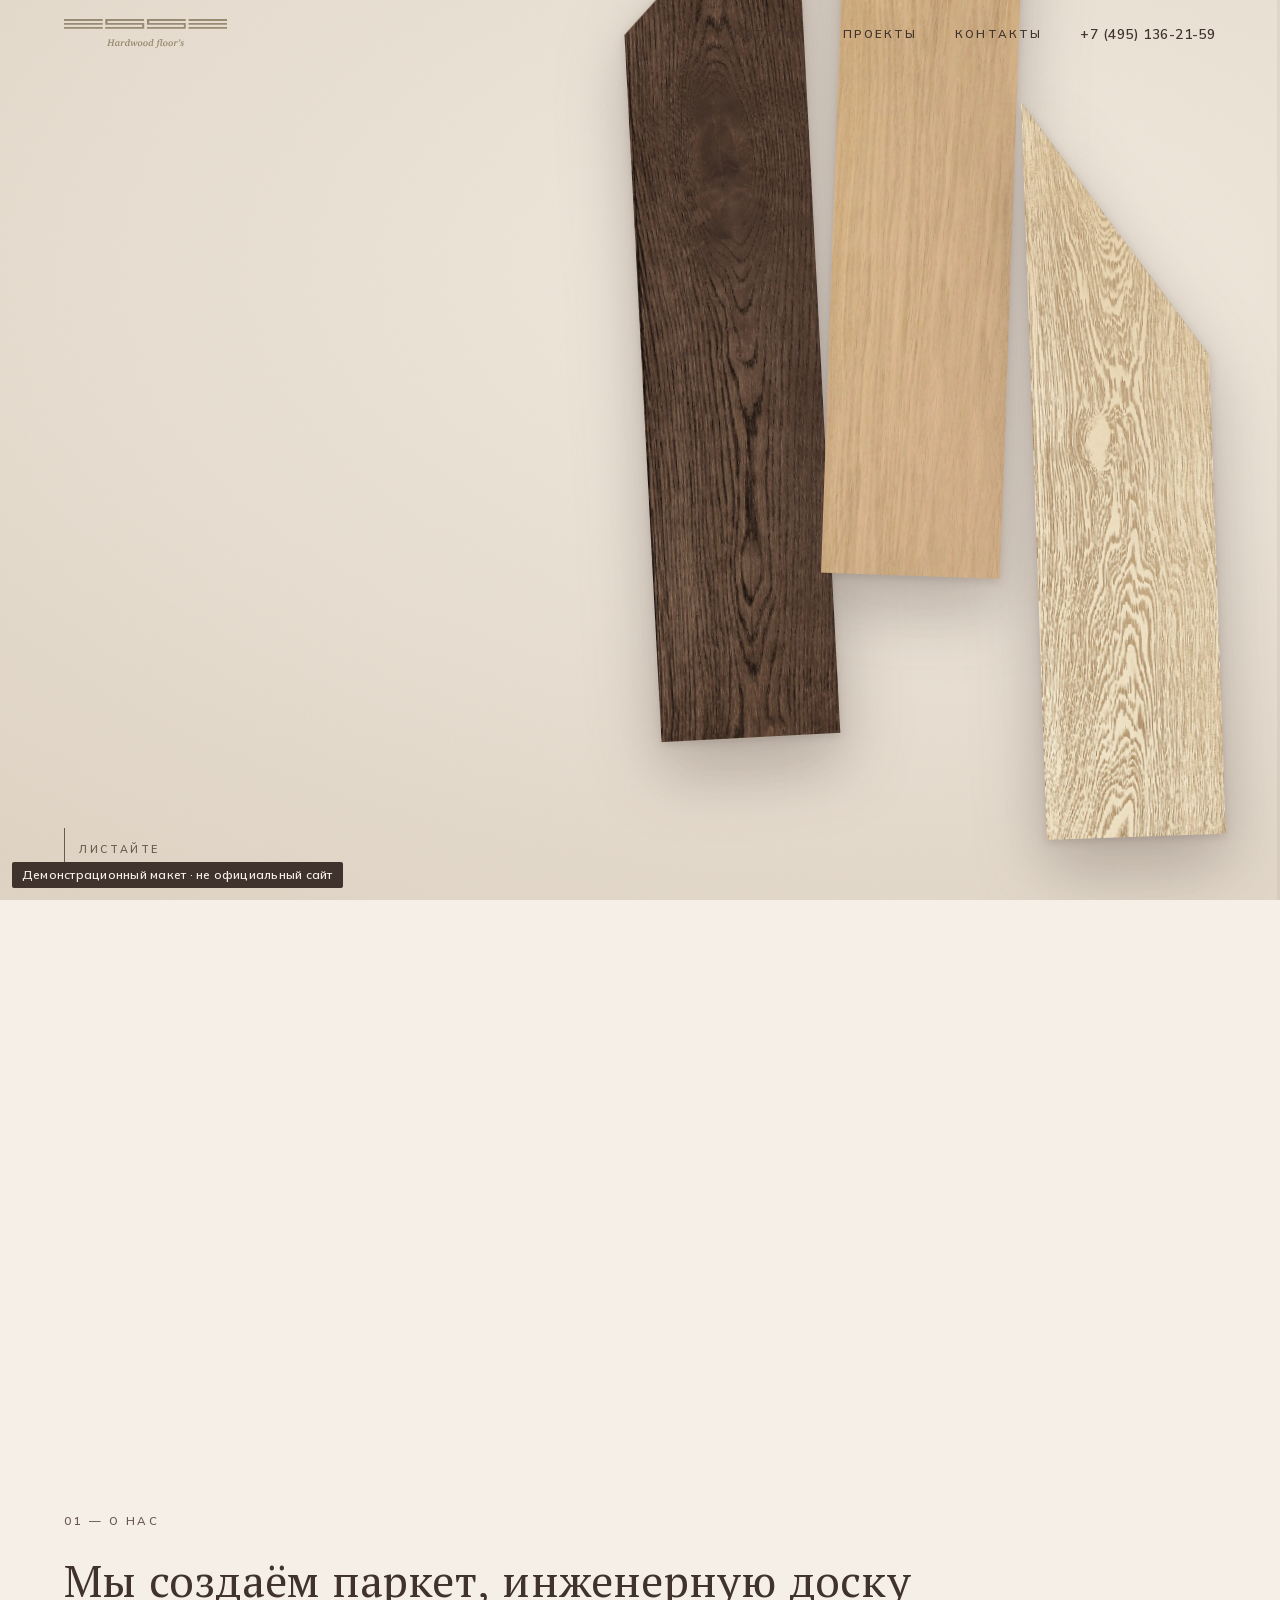
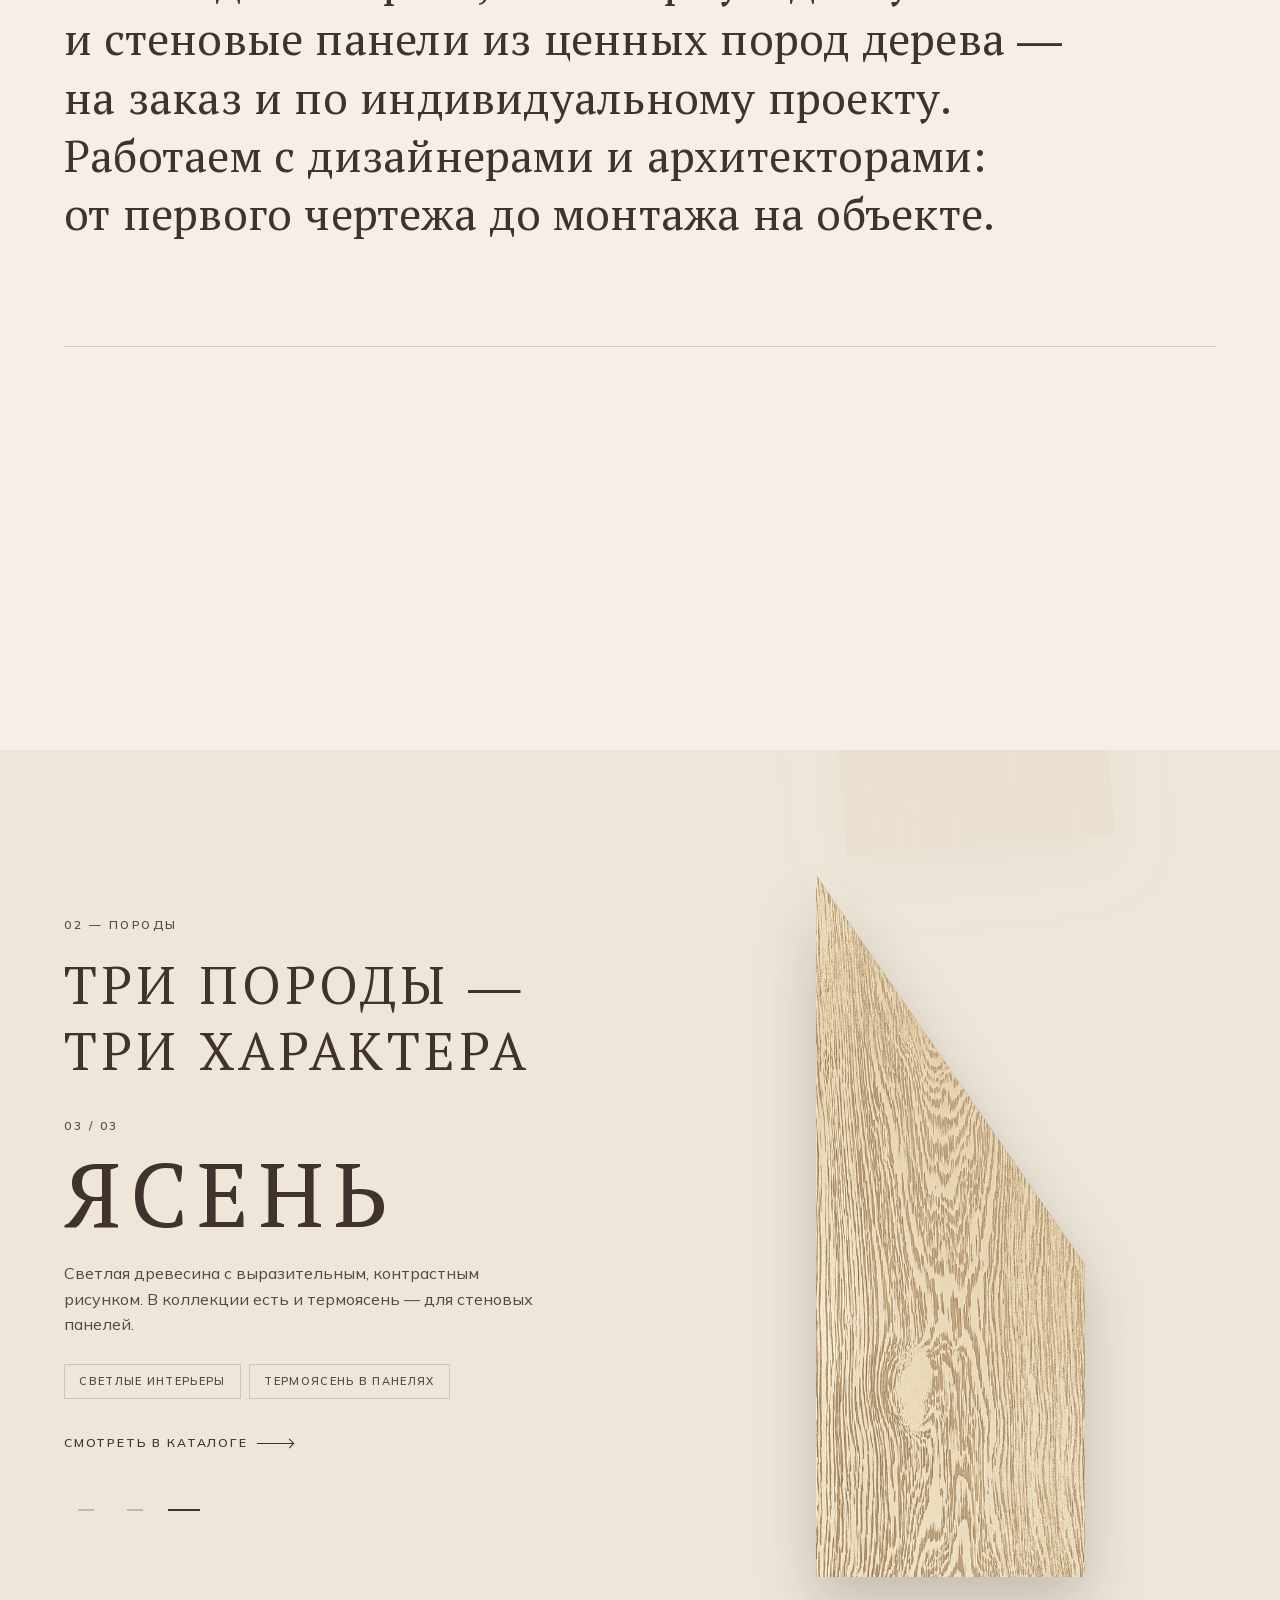
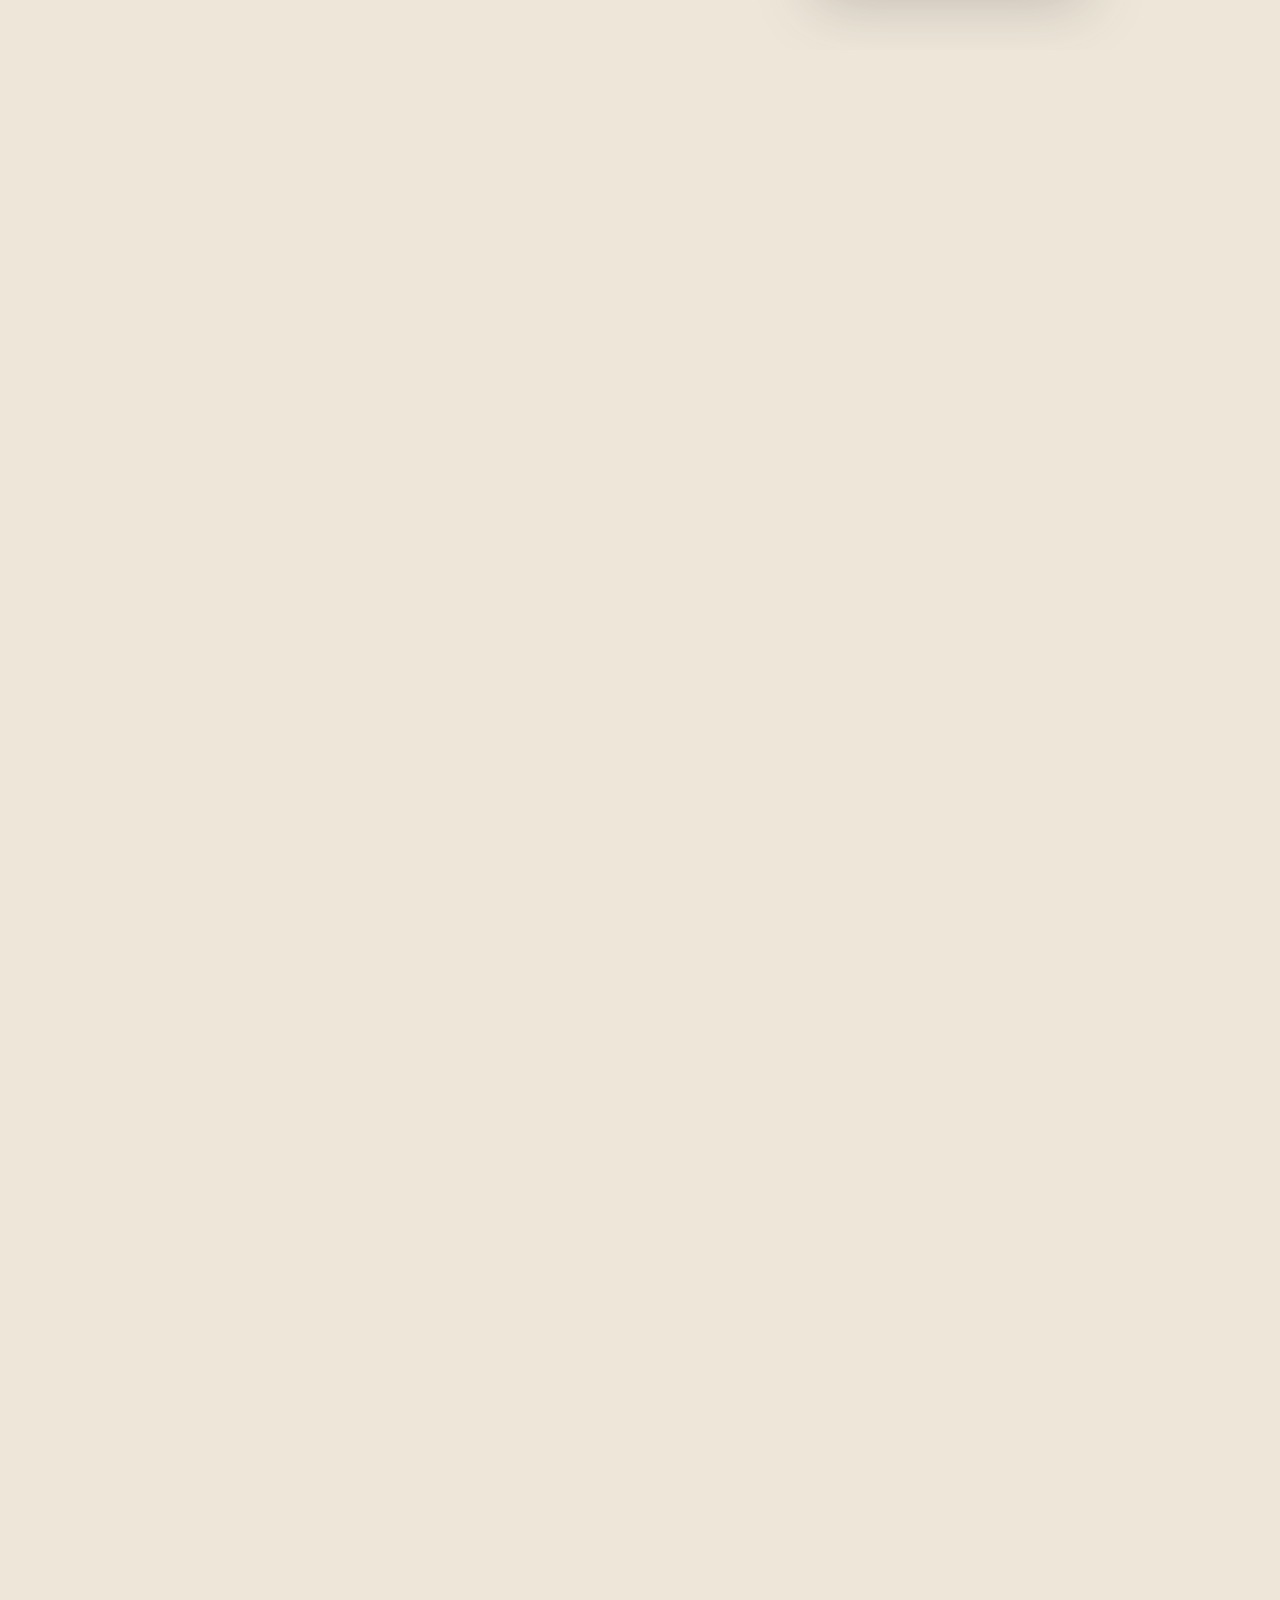
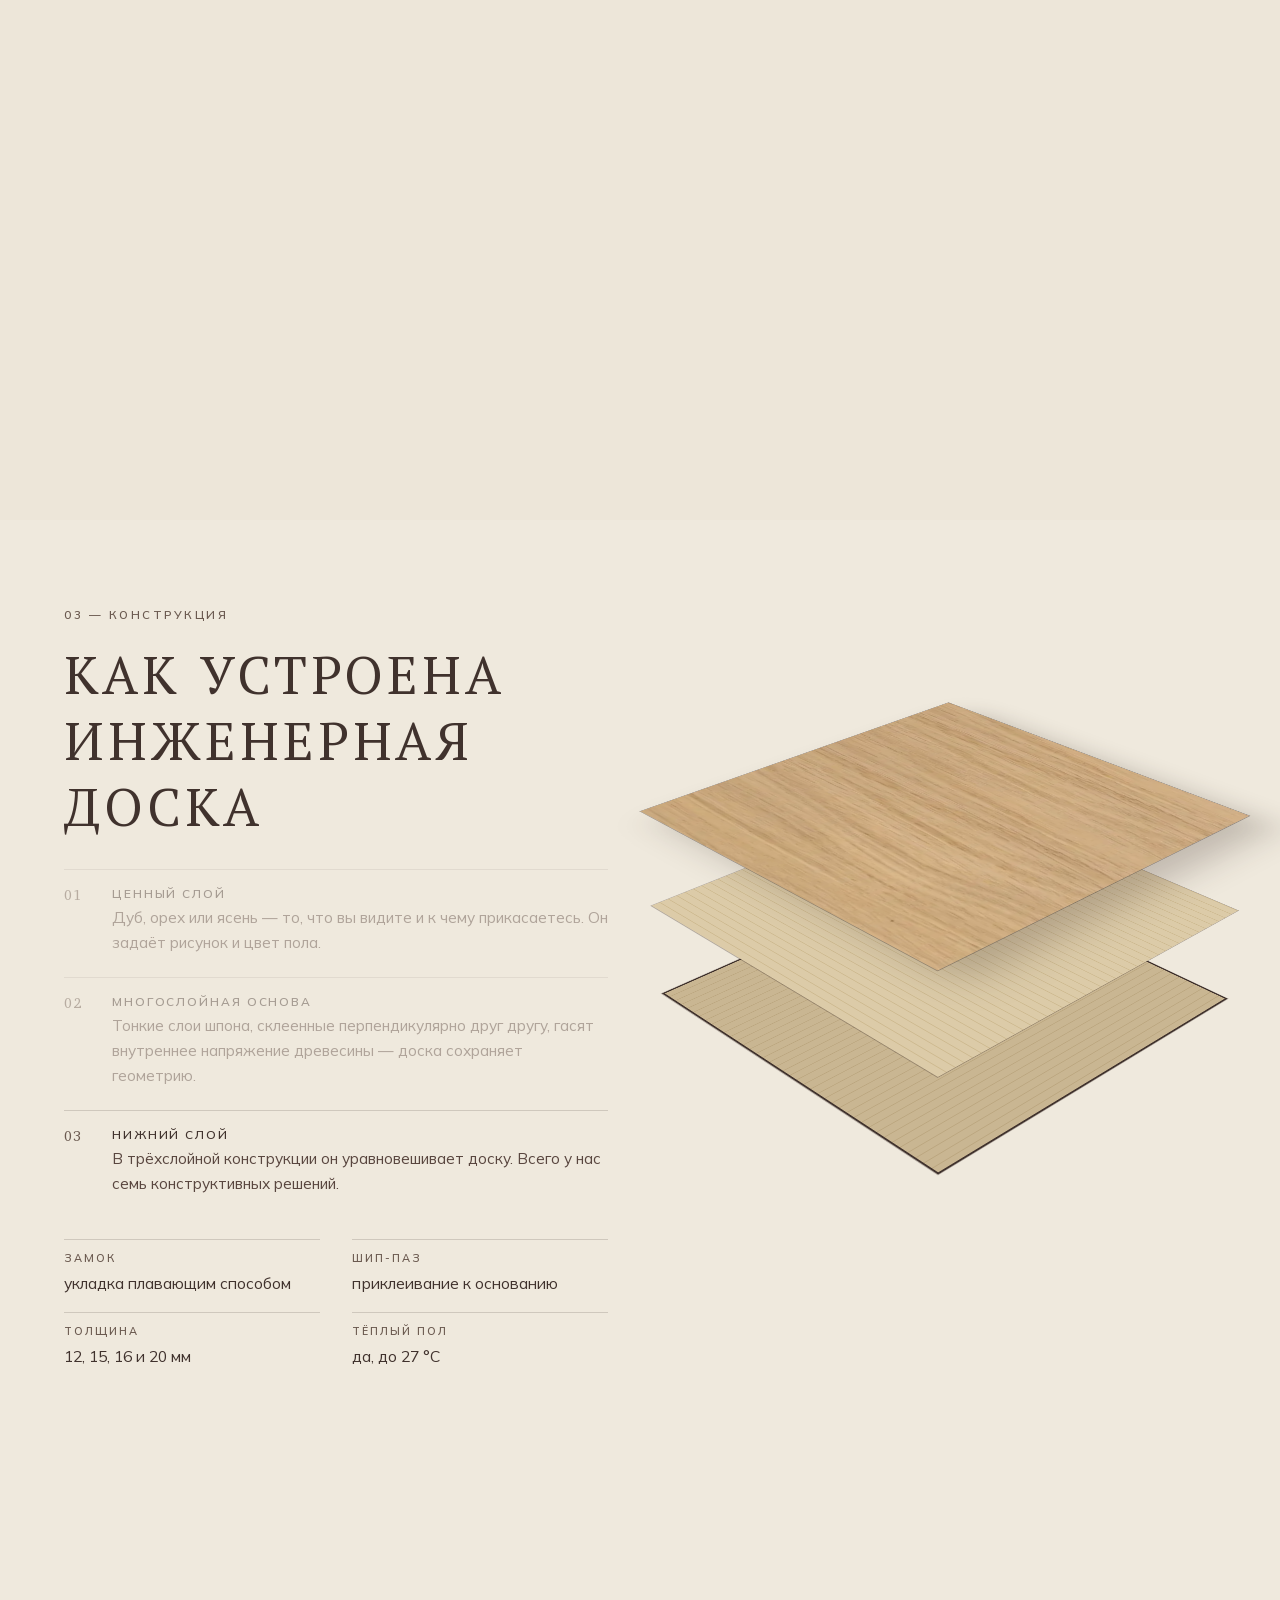
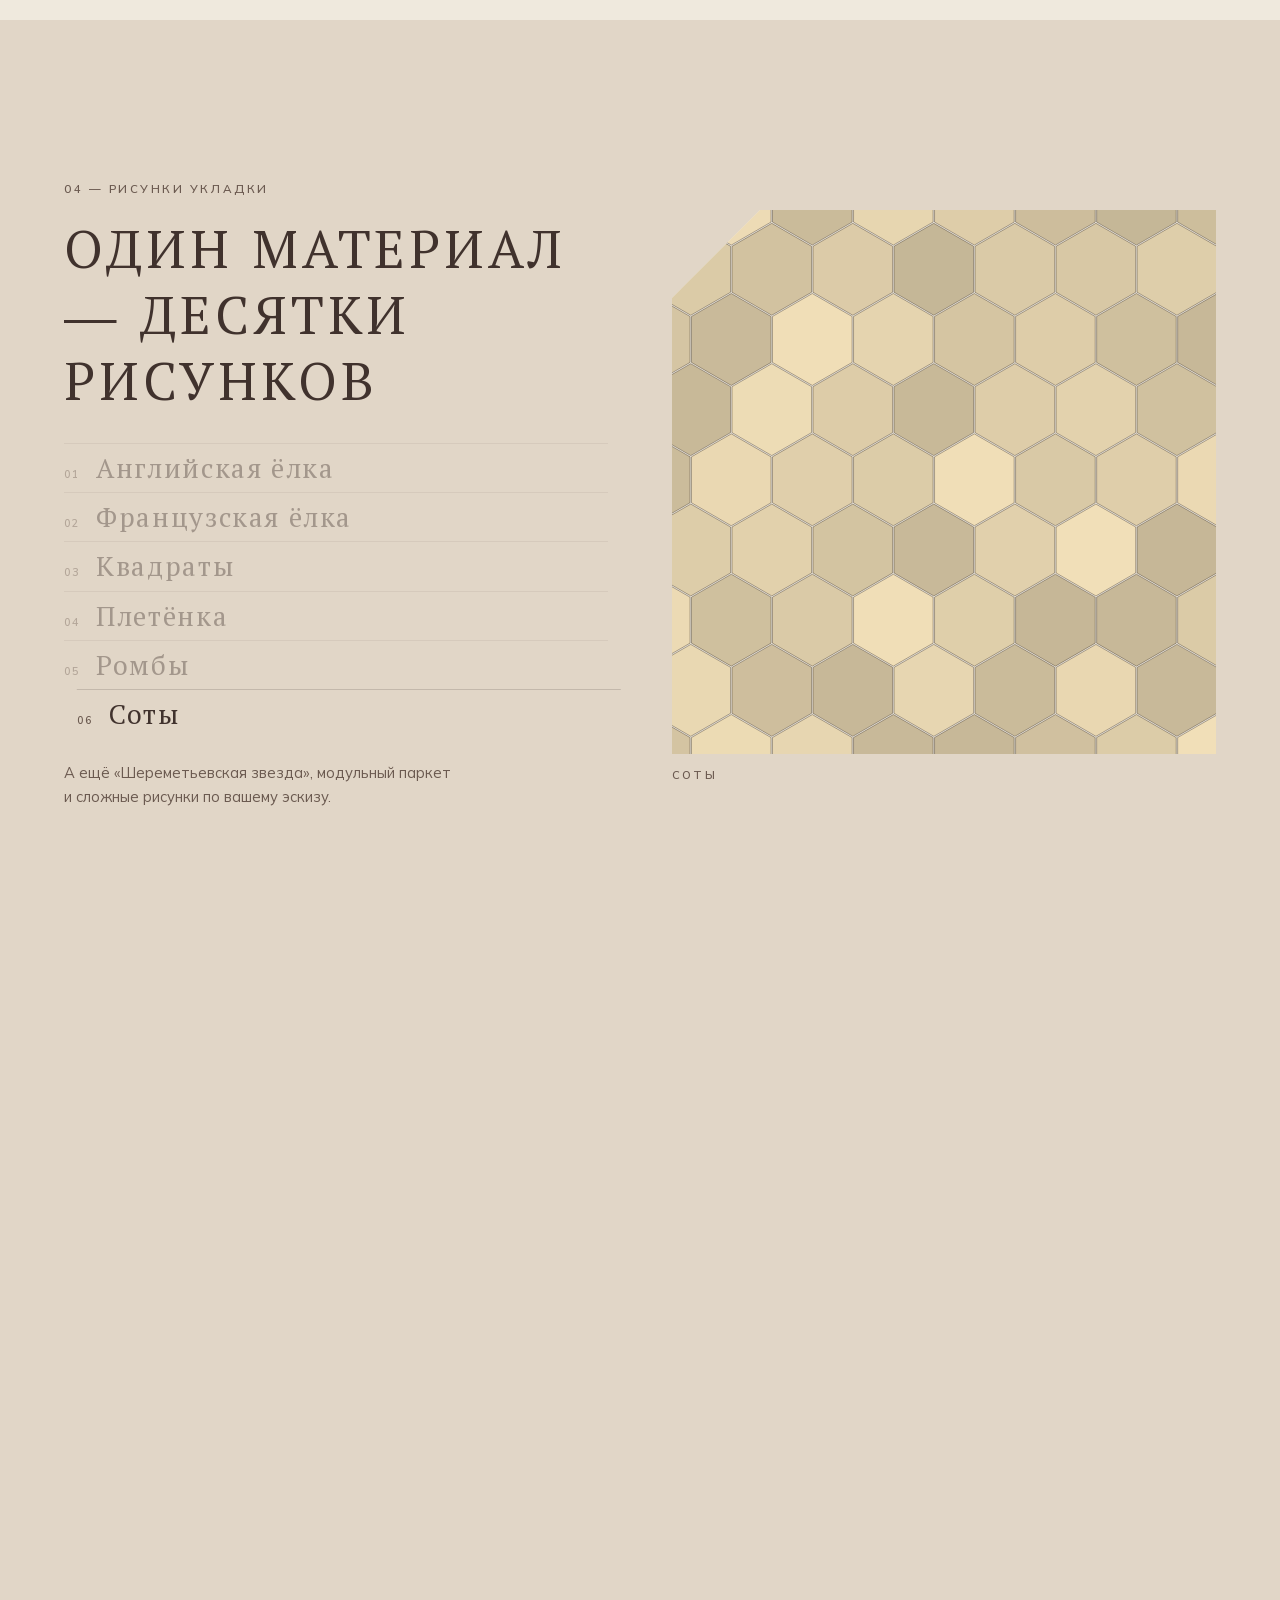
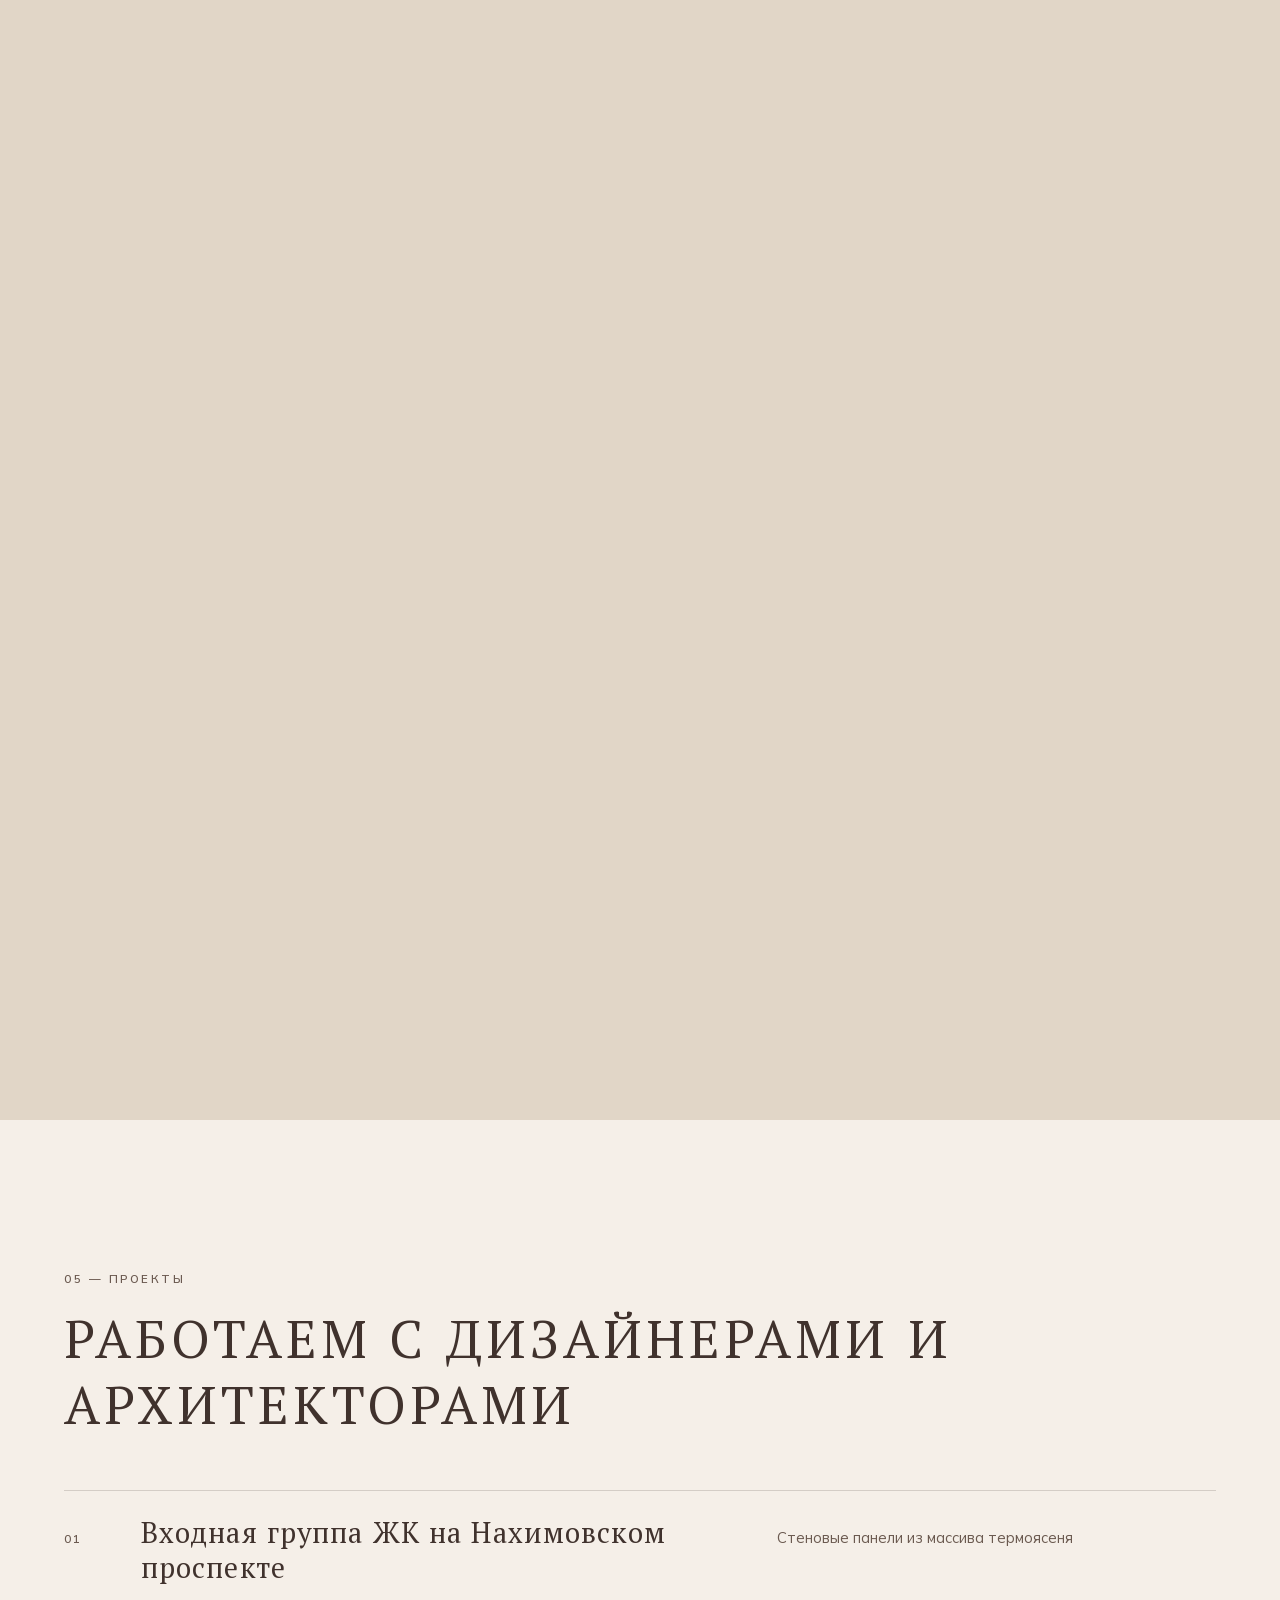
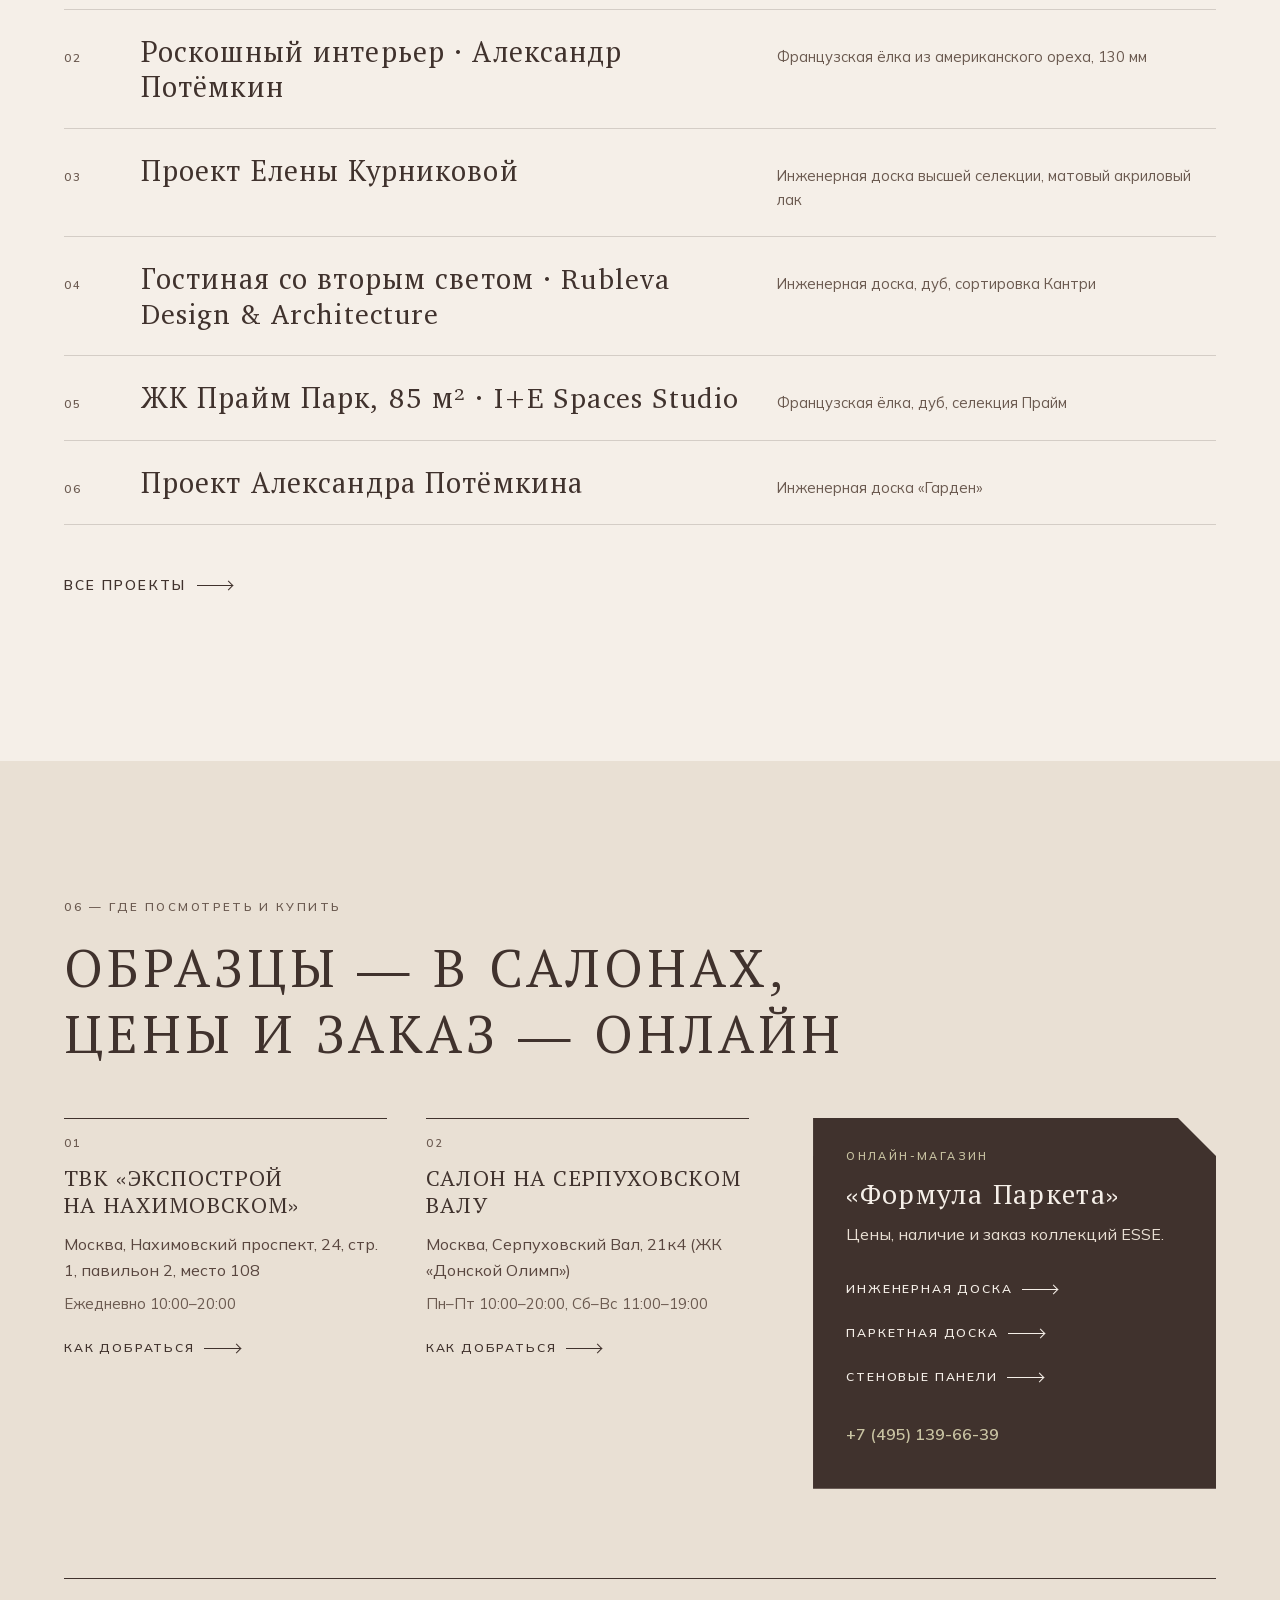
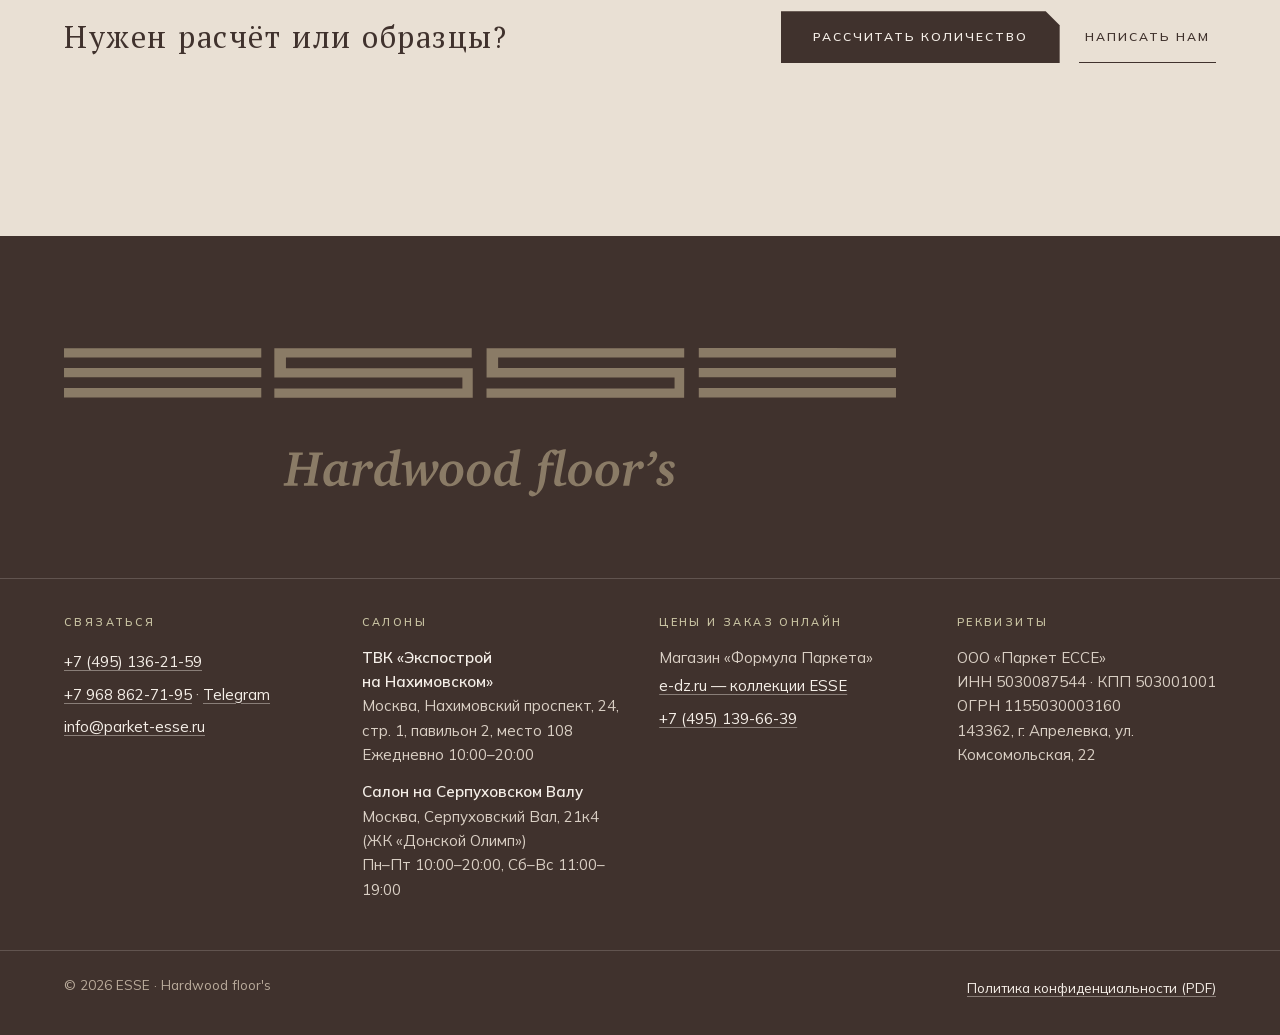
<file: index.html>
<!doctype html>
<html lang="ru">
<head>
<meta charset="utf-8">
<meta name="viewport" content="width=device-width, initial-scale=1, viewport-fit=cover">
<title>ESSE — паркет и стеновые панели из ценных пород</title>
<meta name="description" content="Российский производитель паркета, инженерной доски и стеновых панелей из дуба, ореха и ясеня. От чертежа до монтажа. Салоны в Москве.">
<link rel="canonical" href="https://parket-esse.ru/">
<meta name="theme-color" content="#E9E0D4">
<meta property="og:type" content="website">
<meta property="og:locale" content="ru_RU">
<meta property="og:site_name" content="ESSE">
<meta property="og:title" content="ESSE — паркет и стеновые панели из ценных пород">
<meta property="og:description" content="Российский производитель паркета, инженерной доски и стеновых панелей из дуба, ореха и ясеня. От чертежа до монтажа. Салоны в Москве.">
<meta property="og:url" content="https://parket-esse.ru/">
<meta property="og:image" content="https://parket-esse.ru/assets/img/og.jpg">
<meta property="og:image:width" content="1200">
<meta property="og:image:height" content="630">
<meta name="twitter:card" content="summary_large_image">
<link rel="icon" href="assets/favicon.svg" type="image/svg+xml">
<link rel="preload" href="assets/fonts/PTSerif-cyrillic.woff2" as="font" type="font/woff2" crossorigin>
<link rel="preload" href="assets/fonts/Mulish-400.woff2" as="font" type="font/woff2" crossorigin>
<script>(function(d){d.classList.add('js');try{if(matchMedia('(prefers-reduced-motion: reduce)').matches||/[?&]rm=1/.test(location.search))d.classList.add('rm')}catch(e){}setTimeout(function(){if(!d.classList.contains('ready'))d.classList.add('fallback')},4000)})(document.documentElement)</script>
<link rel="stylesheet" href="assets/css/main.css">
<link rel="preload" as="image" href="assets/img/walnut-lg.webp" imagesrcset="assets/img/walnut-sm.webp 300w, assets/img/walnut-lg.webp 440w" imagesizes="(max-width: 700px) 28vw, 15vw"><link rel="preload" as="image" href="assets/img/oak-lg.webp" imagesrcset="assets/img/oak-sm.webp 300w, assets/img/oak-lg.webp 440w" imagesizes="(max-width: 700px) 28vw, 15vw"><link rel="preload" as="image" href="assets/img/ash-lg.webp" imagesrcset="assets/img/ash-sm.webp 300w, assets/img/ash-lg.webp 440w" imagesizes="(max-width: 700px) 28vw, 15vw">
<script type="application/ld+json">{"@context": "https://schema.org", "@graph": [{"@type": "Organization", "@id": "https://parket-esse.ru/#org", "name": "ESSE", "legalName": "ООО «Паркет ЕССЕ»", "url": "https://parket-esse.ru/", "logo": "https://parket-esse.ru/assets/logo.svg", "email": "info@parket-esse.ru", "telephone": "+74951362159", "taxID": "5030087544", "address": {"@type": "PostalAddress", "postalCode": "143362", "addressLocality": "Апрелевка", "streetAddress": "ул. Комсомольская, 22", "addressCountry": "RU"}, "location": [{"@type": "Place", "name": "ТВК «Экспострой на Нахимовском»", "address": {"@type": "PostalAddress", "addressLocality": "Москва", "streetAddress": "Нахимовский проспект, 24, стр. 1, павильон 2, место 108", "addressCountry": "RU"}}, {"@type": "Place", "name": "Салон на Серпуховском Валу", "address": {"@type": "PostalAddress", "addressLocality": "Москва", "streetAddress": "Серпуховский Вал, 21к4 (ЖК «Донской Олимп»)", "addressCountry": "RU"}}], "sameAs": ["https://e-dz.ru/"]}, {"@type": "WebSite", "@id": "https://parket-esse.ru/#site", "url": "https://parket-esse.ru/", "name": "ESSE", "inLanguage": "ru-RU", "publisher": {"@id": "https://parket-esse.ru/#org"}}]}</script>

<meta name="robots" content="noindex,nofollow"></head>
<body class="home"><div data-demo-note style="position:fixed;left:12px;bottom:12px;z-index:9999;pointer-events:none;font:600 12px/1.3 Mulish,system-ui,sans-serif;letter-spacing:.02em;color:#F5EFE8;background:#40322D;padding:5px 10px;border-radius:2px">Демонстрационный макет · не официальный сайт</div>
<a class="skip" href="#main">К содержанию</a>
<header class="site-header" data-header>
  <div class="site-header__in">
    <a class="logo" href="index.html" aria-label="ESSE — на главную"><svg class="logo__svg" viewBox="0 0 245 45" xmlns="http://www.w3.org/2000/svg" role="img" aria-label="ESSE — Hardwood floor's" focusable="false"> <path d="M66.2898 30.7683H70.3224V31.4697L69.3727 31.5427L69.1828 31.7327L68.5691 35.0055H72.6602L73.2738 31.7619L73.0839 31.5427L72.2072 31.455V30.7683H76.2691V31.4697L75.3048 31.5427L75.1148 31.7327L73.6391 39.5495L73.7706 39.7687L74.7057 39.8709V40.5723H70.6585V39.8563L71.579 39.7687L71.8128 39.5495L72.4849 35.8822H68.3938L67.7071 39.5495L67.8678 39.7979L68.8029 39.8563V40.5723H64.6972V39.8563L65.6323 39.7833L65.8661 39.5495L67.3418 31.7619L67.1957 31.5427L66.2898 31.4843V30.7683ZM82.7251 33.3691H83.5871C83.4994 33.6321 83.3095 34.3772 83.0903 35.5899L82.652 37.9569C82.5643 38.4391 82.5205 38.7897 82.5205 38.9797C82.5205 39.4764 82.7981 39.7687 83.1342 39.7687C83.4264 39.7687 83.7478 39.7102 84.0985 39.6079V40.1485C83.178 40.4846 82.4475 40.6599 81.8922 40.6599C81.1763 40.6599 80.7964 40.2947 80.7964 39.5933V39.5203C79.9782 40.2947 79.1892 40.6892 78.4733 40.6892C77.1583 40.6892 76.3693 39.7102 76.3693 38.03C76.3693 36.978 76.6615 36.0137 77.246 35.1224C77.9765 34.012 79.1892 33.3545 80.4896 33.3545C81.0302 33.3545 81.5854 33.486 82.1845 33.7197L82.7251 33.3691ZM80.9279 34.0704C80.8695 34.0704 80.811 34.0558 80.738 34.0558C79.3792 34.0558 78.2395 35.6045 78.2395 37.8254C78.2395 38.9358 78.634 39.5057 79.3499 39.5057C79.8029 39.5057 80.2704 39.2719 80.8256 38.819L81.5124 34.9471L80.9279 34.0704ZM87.3606 33.3691H87.872L87.4629 35.3269C88.398 34.0266 89.2746 33.3837 89.9614 33.3837C90.5896 33.3837 91.0426 33.8074 91.0426 34.4503C91.0426 35.1516 90.4873 35.6922 89.6253 35.6922H89.5961L89.2016 34.5818C88.0181 35.0786 87.4775 35.8822 87.2583 37.1825L86.6885 40.5723H84.8914L86.0602 34.6402L84.8475 34.4649V33.9681L87.3606 33.3691ZM98.4681 29.8186H99.0818L97.723 37.9569C97.6353 38.4975 97.5915 38.8482 97.5915 39.0235C97.5915 39.4764 97.8691 39.7687 98.2051 39.7687C98.4973 39.7687 98.8334 39.7102 99.184 39.6079V40.1485C98.2636 40.4846 97.5184 40.6599 96.9632 40.6599C96.145 40.6599 95.7797 40.2947 95.7797 39.4911V39.4472C94.9469 40.28 94.1579 40.6892 93.4127 40.6892C92.2146 40.6892 91.338 39.6664 91.338 37.9861C91.338 36.978 91.6156 36.0137 92.1416 35.1954C92.916 33.9973 94.1433 33.3252 95.5459 33.3252C95.9112 33.3252 96.3203 33.4129 96.744 33.5736L97.1531 31.0752L95.9258 30.8852V30.3884L98.4681 29.8186ZM95.8966 34.012C95.7943 33.9973 95.692 33.9827 95.6044 33.9827C94.4355 33.9827 93.179 35.6192 93.179 37.8108C93.179 38.9066 93.6173 39.5203 94.2894 39.5203C94.7423 39.5203 95.2975 39.2427 95.882 38.7021L96.5102 34.8886L95.8966 34.012ZM101.553 33.3545H102.225L102.517 38.6875C103.437 36.9926 104.299 35.3416 105.045 33.6905L106.418 33.5736C106.476 34.9178 106.579 36.7734 106.739 39.1842C107.777 37.8108 108.463 36.7296 108.8 35.9406L108.449 33.749C108.697 33.486 109.004 33.3691 109.355 33.3691C109.925 33.3691 110.304 33.7782 110.304 34.3918C110.304 35.5899 108.946 37.5332 106.52 40.5723H105.264L104.971 35.5315C104.08 37.2556 103.174 38.9358 102.239 40.5723H100.866L100.997 40.1193L100.676 34.5672L99.4631 34.3918V33.9097L101.553 33.3545ZM114.648 33.3691C116.474 33.3691 117.614 34.538 117.614 36.3789C117.614 37.5624 117.161 38.7167 116.343 39.5641C115.612 40.3239 114.618 40.733 113.537 40.733C111.711 40.733 110.571 39.5495 110.571 37.6939C110.571 36.5543 111.039 35.3854 111.842 34.5526C112.573 33.7928 113.581 33.3691 114.648 33.3691ZM114.458 34.1288C113.406 34.1288 112.456 35.6338 112.456 37.9277C112.456 39.2719 112.894 39.9732 113.698 39.9732C114.779 39.9732 115.729 38.4537 115.729 36.2182C115.729 34.8156 115.305 34.1288 114.458 34.1288ZM122.681 33.3691C124.507 33.3691 125.647 34.538 125.647 36.3789C125.647 37.5624 125.194 38.7167 124.376 39.5641C123.645 40.3239 122.652 40.733 121.57 40.733C119.744 40.733 118.604 39.5495 118.604 37.6939C118.604 36.5543 119.072 35.3854 119.876 34.5526C120.606 33.7928 121.614 33.3691 122.681 33.3691ZM122.491 34.1288C121.439 34.1288 120.489 35.6338 120.489 37.9277C120.489 39.2719 120.928 39.9732 121.731 39.9732C122.812 39.9732 123.762 38.4537 123.762 36.2182C123.762 34.8156 123.338 34.1288 122.491 34.1288ZM133.797 29.8186H134.411L133.052 37.9569C132.964 38.4975 132.92 38.8482 132.92 39.0235C132.92 39.4764 133.198 39.7687 133.534 39.7687C133.826 39.7687 134.162 39.7102 134.513 39.6079V40.1485C133.592 40.4846 132.847 40.6599 132.292 40.6599C131.474 40.6599 131.108 40.2947 131.108 39.4911V39.4472C130.276 40.28 129.487 40.6892 128.742 40.6892C127.543 40.6892 126.667 39.6664 126.667 37.9861C126.667 36.978 126.944 36.0137 127.47 35.1954C128.245 33.9973 129.472 33.3252 130.875 33.3252C131.24 33.3252 131.649 33.4129 132.073 33.5736L132.482 31.0752L131.255 30.8852V30.3884L133.797 29.8186ZM131.225 34.012C131.123 33.9973 131.021 33.9827 130.933 33.9827C129.764 33.9827 128.508 35.6192 128.508 37.8108C128.508 38.9066 128.946 39.5203 129.618 39.5203C130.071 39.5203 130.626 39.2427 131.211 38.7021L131.839 34.8886L131.225 34.012ZM147.182 29.8186H147.81C147.708 30.3154 147.664 30.6076 147.649 30.6807L146.29 37.84C146.188 38.3952 146.13 38.7897 146.13 39.0381C146.13 39.5495 146.363 39.7833 146.845 39.7833C147.035 39.7833 147.386 39.7102 147.897 39.5495V40.1193C146.831 40.543 146.056 40.7038 145.662 40.7038C144.771 40.7038 144.347 40.28 144.347 39.3888C144.347 39.0381 144.435 38.5706 144.552 37.9569L145.881 31.0752L145.326 31.0313L144.668 31.7327L143.485 30.5492C143.061 31.0605 142.667 32.1418 142.375 33.749H144.245V34.5964H142.272L141.732 38.4245C141.542 39.7394 141.235 40.7914 140.68 41.6681C139.847 42.9831 138.751 43.699 137.86 43.699C137.275 43.699 136.852 43.3045 136.852 42.7931C136.852 42.384 137.056 42.048 137.436 41.8726L138.999 42.7055C139.482 42.0334 139.701 40.8207 139.949 39.082L140.592 34.611L139.628 34.7279V34.085L140.767 33.5882C141.176 31.2651 142.681 29.8625 144.259 29.8625C144.8 29.8625 145.18 30.0086 145.428 30.3008L147.182 29.8186ZM152.502 33.3691C154.328 33.3691 155.468 34.538 155.468 36.3789C155.468 37.5624 155.015 38.7167 154.197 39.5641C153.466 40.3239 152.473 40.733 151.392 40.733C149.565 40.733 148.426 39.5495 148.426 37.6939C148.426 36.5543 148.893 35.3854 149.697 34.5526C150.427 33.7928 151.435 33.3691 152.502 33.3691ZM152.312 34.1288C151.26 34.1288 150.31 35.6338 150.31 37.9277C150.31 39.2719 150.749 39.9732 151.552 39.9732C152.633 39.9732 153.583 38.4537 153.583 36.2182C153.583 34.8156 153.159 34.1288 152.312 34.1288ZM160.535 33.3691C162.361 33.3691 163.501 34.538 163.501 36.3789C163.501 37.5624 163.048 38.7167 162.23 39.5641C161.499 40.3239 160.506 40.733 159.425 40.733C157.598 40.733 156.459 39.5495 156.459 37.6939C156.459 36.5543 156.926 35.3854 157.73 34.5526C158.46 33.7928 159.469 33.3691 160.535 33.3691ZM160.345 34.1288C159.293 34.1288 158.343 35.6338 158.343 37.9277C158.343 39.2719 158.782 39.9732 159.585 39.9732C160.667 39.9732 161.616 38.4537 161.616 36.2182C161.616 34.8156 161.193 34.1288 160.345 34.1288ZM167.107 33.3691H167.619L167.209 35.3269C168.145 34.0266 169.021 33.3837 169.708 33.3837C170.336 33.3837 170.789 33.8074 170.789 34.4503C170.789 35.1516 170.234 35.6922 169.372 35.6922H169.343L168.948 34.5818C167.765 35.0786 167.224 35.8822 167.005 37.1825L166.435 40.5723H164.638L165.807 34.6402L164.594 34.4649V33.9681L167.107 33.3691ZM171.947 34.8009L171.713 34.3626C172.823 33.749 173.422 32.9892 173.466 32.1271H172.589C172.487 31.9664 172.429 31.7911 172.429 31.6012C172.429 30.9144 172.94 30.3738 173.627 30.3738C174.284 30.3738 174.693 30.8122 174.693 31.5281C174.693 32.7262 173.729 34.085 171.947 34.8009ZM176.107 38.6144L175.844 39.681C176.18 39.9148 176.501 40.0317 176.823 40.0317C177.466 40.0317 177.919 39.5787 177.919 38.9797C177.919 38.2345 177.393 37.9569 176.706 37.4894C175.8 36.8611 175.303 36.4228 175.303 35.7068C175.303 34.4065 176.531 33.3691 178.196 33.3691C179.263 33.3691 179.877 33.8074 179.877 34.4503C179.877 34.9617 179.482 35.3269 178.839 35.3562L178.152 34.0412C178.05 34.0266 177.948 34.012 177.86 34.012C177.232 34.012 176.794 34.3918 176.794 34.8448C176.794 35.2831 177.232 35.6338 177.963 36.1598C178.912 36.8465 179.511 37.2994 179.511 38.293C179.511 39.6079 178.299 40.7038 176.633 40.7038C175.289 40.7038 174.412 40.0317 174.412 39.1842C174.412 38.6436 174.777 38.2783 175.289 38.2783C175.61 38.2783 175.873 38.3952 176.107 38.6144Z" fill="currentColor" /> <path fill-rule="evenodd" clip-rule="evenodd" d="M0 2.81852H58.0905V0.0859375C38.7208 0.0859375 19.3573 0.0859375 0 0.0859375V2.81852Z" fill="currentColor" /> <path fill-rule="evenodd" clip-rule="evenodd" d="M0 8.63588C19.3697 8.63588 38.7332 8.63588 58.0905 8.63588V5.92188C38.7208 5.92188 19.3573 5.92188 0 5.92188V8.63588Z" fill="currentColor" /> <path fill-rule="evenodd" clip-rule="evenodd" d="M0 14.5656C19.3697 14.5656 38.7332 14.5656 58.0905 14.5656V11.8145C38.7208 11.8145 19.3573 11.8145 0 11.8145V14.5656Z" fill="currentColor" /> <path fill-rule="evenodd" clip-rule="evenodd" d="M186.928 0.0117188V2.81864H245V0.0860622C225.655 0.0612769 206.297 0.036504 186.928 0.0117188Z" fill="currentColor" /> <path fill-rule="evenodd" clip-rule="evenodd" d="M186.928 8.63588C206.273 8.63588 225.63 8.63588 245 8.63588V5.92188C225.655 5.92188 206.297 5.92188 186.928 5.92188V8.63588Z" fill="currentColor" /> <path fill-rule="evenodd" clip-rule="evenodd" d="M186.928 14.5656C206.273 14.5656 225.63 14.5656 245 14.5656V11.8145C225.655 11.8145 206.297 11.8145 186.928 11.8145V14.5656Z" fill="currentColor" /> <path fill-rule="evenodd" clip-rule="evenodd" d="M120.361 5.94145C120.249 5.94145 120.063 5.94145 120.063 5.94145C101.821 5.94145 83.5855 5.94145 65.3559 5.94145V2.81852H120.063V0.0859375C100.669 0.0859375 81.2929 0.0859375 61.9355 0.0859375V2.81852V5.99724V8.71122C80.4006 8.71122 98.8595 8.71122 117.312 8.71122V11.8899C98.8347 11.8899 80.3758 11.8899 61.9355 11.8899V14.6411C81.3238 14.6411 120.249 14.6411 120.361 14.6411V5.94145Z" fill="currentColor" /> <path fill-rule="evenodd" clip-rule="evenodd" d="M182.637 6.01582V5.92287C164.401 5.92287 146.091 5.92287 127.836 5.92287V2.81852H182.637V0.0859375C163.255 0.0859375 143.854 0.0859375 124.435 0.0859375V2.81852V5.99724V8.71122C142.9 8.71122 161.352 8.71122 179.793 8.71122C179.793 9.80797 179.793 10.8118 179.793 11.8899C161.315 11.8899 142.856 11.8899 124.416 11.8899V14.6411C143.811 14.6411 163.211 14.6411 182.618 14.6411L182.637 6.01582Z" fill="currentColor" /> </svg></a>
    <nav class="nav" aria-label="Основное">
      <a href="catalog.html">Каталог</a>
      <a href="projects.html">Проекты</a>
      <a href="contacts.html">Контакты</a>
    </nav>
    <a class="phone" href="tel:+74951362159">+7 (495) 136-21-59</a>
    <button class="burger" type="button" aria-expanded="false" aria-controls="menu" data-burger>
      <span class="sr">Меню</span><span class="burger__l" aria-hidden="true"></span><span class="burger__l" aria-hidden="true"></span>
    </button>
  </div>
</header>
<div class="menu" id="menu" data-menu hidden>
  <nav class="menu__nav" aria-label="Мобильное меню">
    <a href="index.html" style="--i:0" aria-current="page"><span>Главная</span></a>
    <a href="catalog.html" style="--i:1"><span>Каталог</span></a>
    <a href="projects.html" style="--i:2"><span>Проекты</span></a>
    <a href="contacts.html" style="--i:3"><span>Контакты</span></a>
  </nav>
  <div class="menu__foot" style="--i:4">
    <a href="tel:+74951362159">+7 (495) 136-21-59</a>
    <a href="mailto:info@parket-esse.ru">info@parket-esse.ru</a>
    <a href="https://t.me/+79688627195" rel="noopener">Telegram +7 968 862-71-95</a>
  </div>
</div>
<div class="rail" aria-hidden="true"><i data-rail></i></div>

<main id="main">

<!-- ───────────── Первый экран ───────────── -->
<div class="hero-wrap" data-hero>
  <section class="hero" aria-labelledby="hero-title">
    <div class="hero__bg" aria-hidden="true"></div>

    <div class="hero__copy">
      <p class="eyebrow"><span>Hardwood floor's</span><i aria-hidden="true"></i><span>Москва</span></p>
      <h1 class="hero__title" id="hero-title" data-lines>Паркет из ценных пород дерева</h1>
      <p class="hero__lead">Инженерная доска, паркет и стеновые панели — от чертежа до монтажа на объекте.</p>
      <div class="hero__cta">
        <a class="btn" href="catalog.html"><span>Каталог</span></a>
        <a class="btn btn--ghost" href="tel:+74951362159"><span>Позвонить</span></a>
      </div>
      <ul class="hero__legend" aria-label="Породы">
        <li><a href="#porody" data-sp-link="0"><b>01</b>Орех</a></li>
        <li><a href="#porody" data-sp-link="1"><b>02</b>Дуб</a></li>
        <li><a href="#porody" data-sp-link="2"><b>03</b>Ясень</a></li>
      </ul>
    </div>

    <div class="planks" role="group" aria-label="Три породы: орех, дуб, ясень">
      <figure class="plank plank--walnut" style="--i:0">
        <div class="plank__fly"><div class="plank__par"><div class="plank__cut">
          <img src="assets/img/walnut-lg.webp" srcset="assets/img/walnut-sm.webp 300w, assets/img/walnut-lg.webp 440w" sizes="(max-width: 700px) 28vw, 15vw" width="440" height="2226" alt="Доска из американского ореха" fetchpriority="high" decoding="async">
        </div></div></div>
      </figure>
      <figure class="plank plank--oak" style="--i:1">
        <div class="plank__fly"><div class="plank__par"><div class="plank__cut">
          <img src="assets/img/oak-lg.webp" srcset="assets/img/oak-sm.webp 300w, assets/img/oak-lg.webp 440w" sizes="(max-width: 700px) 28vw, 15vw" width="440" height="2226" alt="Дубовая доска" fetchpriority="high" decoding="async">
        </div></div></div>
      </figure>
      <figure class="plank plank--ash" style="--i:2">
        <div class="plank__fly"><div class="plank__par"><div class="plank__cut">
          <img src="assets/img/ash-lg.webp" srcset="assets/img/ash-sm.webp 300w, assets/img/ash-lg.webp 440w" sizes="(max-width: 700px) 28vw, 15vw" width="440" height="2226" alt="Доска из ясеня" fetchpriority="high" decoding="async">
        </div></div></div>
      </figure>
    </div>

    <a class="hero__scroll" href="#manifest" aria-label="Прокрутить к описанию"><span></span>Листайте</a>
  </section>
</div>

<!-- ───────────── 01 О нас ───────────── -->
<section class="manifest" id="manifest" aria-labelledby="manifest-h" data-manifest>
  <div class="wrap">
    <p class="kicker" data-reveal>01 — О нас</p>
    <h2 class="sr" id="manifest-h">О компании</h2>
    <p class="manifest__text" data-words>Мы создаём паркет, инженерную доску и стеновые панели из ценных пород дерева — на заказ и по индивидуальному проекту. Работаем с дизайнерами и архитекторами: от первого чертежа до монтажа на объекте.</p>
    <dl class="facts">
      <div class="fact" data-reveal><dt><span data-count="70">70</span>+</dt><dd>оттенков под лаком и маслом</dd></div>
      <div class="fact" data-reveal style="--d:80ms"><dt><span data-count="12">12</span></dt><dd>видов фактурной обработки поверхности</dd></div>
      <div class="fact" data-reveal style="--d:160ms"><dt><span data-count="5">5</span></dt><dd>сортировок: Селект, Прайм, Натур, Кантри, Рустик</dd></div>
      <div class="fact" data-reveal style="--d:240ms"><dt><span data-count="7">7</span></dt><dd>конструктивных решений — от инженерной доски до ёлки</dd></div>
    </dl>
    <p class="manifest__note" data-reveal>Производство — Апрелевка, Московская область. Срок изготовления заказной продукции — от трёх недель до двух месяцев.</p>
  </div>
</section>

<!-- ───────────── 02 Породы ───────────── -->
<section class="species" id="porody" data-species aria-labelledby="species-h">
  <div class="species__track">
    <div class="species__stage">
      <div class="wrap species__grid">
        <div class="species__info">
          <p class="kicker">02 — Породы</p>
          <h2 class="h2" id="species-h" data-lines>Три породы — три характера</h2>
          <div class="species__items">
            <article class="sp" data-sp="0">
              <p class="sp__n">01 / 03</p>
              <h3 class="sp__name">Орех</h3>
              <p class="sp__lead">Американский орех: глубокий тёмный тон и мягкий, плавный рисунок. Работает как акцент — на полу, на стене, в виде рейки.</p>
              <ul class="chips"><li>Французская ёлка</li><li>Стеновые панели из шпона</li><li>Рейка</li></ul>
              <a class="link-arrow" href="catalog.html#napravleniya">Смотреть в каталоге</a>
            </article>
            <article class="sp" data-sp="1">
              <p class="sp__n">02 / 03</p>
              <h3 class="sp__name">Дуб</h3>
              <p class="sp__lead">Дуб средней полосы России — основа коллекции: более 70 оттенков под лаком и маслом, от почти белых до графитовых.</p>
              <ul class="chips"><li>Инженерная доска</li><li>Паркетная доска</li><li>12 видов обработки</li></ul>
              <a class="link-arrow" href="catalog.html#palitra">Палитра дуба</a>
            </article>
            <article class="sp" data-sp="2">
              <p class="sp__n">03 / 03</p>
              <h3 class="sp__name">Ясень</h3>
              <p class="sp__lead">Светлая древесина с выразительным, контрастным рисунком. В коллекции есть и термоясень — для стеновых панелей.</p>
              <ul class="chips"><li>Светлые интерьеры</li><li>Термоясень в панелях</li></ul>
              <a class="link-arrow" href="catalog.html#napravleniya">Смотреть в каталоге</a>
            </article>
          </div>
          <div class="species__dots" role="group" aria-label="Переключить породу">
            <button type="button" class="dot" data-go="0"><span class="sr">Орех</span></button>
            <button type="button" class="dot" data-go="1"><span class="sr">Дуб</span></button>
            <button type="button" class="dot" data-go="2"><span class="sr">Ясень</span></button>
          </div>
        </div>
        <div class="species__visual" aria-hidden="true">
          <div class="splank splank--walnut" data-splank="0"><div class="splank__cut"><img src="assets/img/walnut-lg.webp" alt="" width="440" height="2226" decoding="async"></div></div>
          <div class="splank splank--oak" data-splank="1"><div class="splank__cut"><img src="assets/img/oak-lg.webp" alt="" width="440" height="2226" decoding="async"></div></div>
          <div class="splank splank--ash" data-splank="2"><div class="splank__cut"><img src="assets/img/ash-lg.webp" alt="" width="440" height="2226" decoding="async"></div></div>
        </div>
      </div>
    </div>
  </div>
</section>

<!-- ───────────── 03 Конструкция ───────────── -->
<section class="build" id="konstrukciya" data-build aria-labelledby="build-h">
  <div class="build__track">
    <div class="build__stage">
      <div class="wrap build__grid">
        <div class="build__copy">
          <p class="kicker">03 — Конструкция</p>
          <h2 class="h2" id="build-h" data-lines>Как устроена инженерная доска</h2>
          <ol class="layers-list">
            <li data-l="0"><b>Ценный слой</b><span>Дуб, орех или ясень — то, что вы видите и к чему прикасаетесь. Он задаёт рисунок и цвет пола.</span></li>
            <li data-l="1"><b>Многослойная основа</b><span>Тонкие слои шпона, склеенные перпендикулярно друг другу, гасят внутреннее напряжение древесины — доска сохраняет геометрию.</span></li>
            <li data-l="2"><b>Нижний слой</b><span>В трёхслойной конструкции он уравновешивает доску. Всего у нас семь конструктивных решений.</span></li>
          </ol>
          <dl class="spec">
            <div><dt>Замок</dt><dd>укладка плавающим способом</dd></div>
            <div><dt>Шип-паз</dt><dd>приклеивание к основанию</dd></div>
            <div><dt>Толщина</dt><dd>12, 15, 16 и 20 мм</dd></div>
            <div><dt>Тёплый пол</dt><dd>да, до 27 °C</dd></div>
          </dl>
        </div>
        <div class="build__viz" aria-hidden="true">
          <div class="scene">
            <div class="layer layer--3"></div>
            <div class="layer layer--2"></div>
            <div class="layer layer--1"><img src="assets/img/oak-lg.webp" alt="" width="440" height="2226" loading="lazy" decoding="async"></div>
          </div>
        </div>
      </div>
    </div>
  </div>
</section>

<!-- ───────────── 04 Рисунки укладки ───────────── -->
<section class="pat" id="ukladka" data-pat aria-labelledby="pat-h">
  <div class="pat__track">
    <div class="pat__stage">
      <div class="wrap pat__grid">
        <div class="pat__copy">
          <p class="kicker">04 — Рисунки укладки</p>
          <h2 class="h2" id="pat-h" data-lines>Один материал — десятки рисунков</h2>
          <ol class="pat__list">
            <li><button type="button" data-p="0"><span>01</span>Английская ёлка</button></li>
            <li><button type="button" data-p="1"><span>02</span>Французская ёлка</button></li>
            <li><button type="button" data-p="2"><span>03</span>Квадраты</button></li>
            <li><button type="button" data-p="3"><span>04</span>Плетёнка</button></li>
            <li><button type="button" data-p="4"><span>05</span>Ромбы</button></li>
            <li><button type="button" data-p="5"><span>06</span>Соты</button></li>
          </ol>
          <p class="pat__note">А ещё «Шереметьевская звезда», модульный паркет и сложные рисунки по вашему эскизу.</p>
        </div>
        <div class="pat__viz" aria-hidden="true">
          <svg class="pat__svg" viewBox="0 0 100 100" preserveAspectRatio="xMidYMid slice" focusable="false">
            <defs></defs>
            <g data-pat-pieces></g>
          </svg>
          <p class="pat__cap" data-pat-cap>Английская ёлка</p>
        </div>
      </div>
    </div>
  </div>
</section>

<!-- ───────────── 05 Проекты ───────────── -->
<section class="proj" id="proekty" aria-labelledby="proj-h">
  <div class="wrap">
    <p class="kicker" data-reveal>05 — Проекты</p>
    <h2 class="h2" id="proj-h" data-lines>Работаем с дизайнерами и архитекторами</h2>
    <ul class="prows">
      <li><a class="prow" href="projects.html#lobby" data-peek="assets/img/projects/lobby-panels.webp"><span class="prow__n">01</span><span class="prow__t">Входная группа ЖК на Нахимовском проспекте</span><span class="prow__m">Стеновые панели из массива термоясеня</span><img class="prow__img" src="assets/img/projects/lobby-panels.webp" alt="" width="960" height="1280" loading="lazy" decoding="async"></a></li>
      <li><a class="prow" href="projects.html#potemkin" data-peek="assets/img/projects/potemkin-herringbone.webp"><span class="prow__n">02</span><span class="prow__t">Роскошный интерьер · Александр Потёмкин</span><span class="prow__m">Французская ёлка из американского ореха, 130 мм</span><img class="prow__img" src="assets/img/projects/potemkin-herringbone.webp" alt="" width="1125" height="1500" loading="lazy" decoding="async"></a></li>
      <li><a class="prow" href="projects.html#kurnikova" data-peek="assets/img/projects/kurnikova-walnut.webp"><span class="prow__n">03</span><span class="prow__t">Проект Елены Курниковой</span><span class="prow__m">Инженерная доска высшей селекции, матовый акриловый лак</span><img class="prow__img" src="assets/img/projects/kurnikova-walnut.webp" alt="" width="1125" height="1500" loading="lazy" decoding="async"></a></li>
      <li><a class="prow" href="projects.html#rubleva" data-peek="assets/img/projects/rubleva-living.webp"><span class="prow__n">04</span><span class="prow__t">Гостиная со вторым светом · Rubleva Design &amp; Architecture</span><span class="prow__m">Инженерная доска, дуб, сортировка Кантри</span><img class="prow__img" src="assets/img/projects/rubleva-living.webp" alt="" width="1500" height="1125" loading="lazy" decoding="async"></a></li>
      <li><a class="prow" href="projects.html#prime" data-peek="assets/img/projects/prime-park-kitchen.webp"><span class="prow__n">05</span><span class="prow__t">ЖК Прайм Парк, 85 м² · I+E Spaces Studio</span><span class="prow__m">Французская ёлка, дуб, селекция Прайм</span><img class="prow__img" src="assets/img/projects/prime-park-kitchen.webp" alt="" width="1125" height="1500" loading="lazy" decoding="async"></a></li>
      <li><a class="prow" href="projects.html#garden" data-peek="assets/img/projects/garden-hex.webp"><span class="prow__n">06</span><span class="prow__t">Проект Александра Потёмкина</span><span class="prow__m">Инженерная доска «Гарден»</span><img class="prow__img" src="assets/img/projects/garden-hex.webp" alt="" width="844" height="1500" loading="lazy" decoding="async"></a></li>
    </ul>
    <a class="link-arrow link-arrow--lg" href="projects.html" data-reveal>Все проекты</a>
  </div>
  <div class="peek" aria-hidden="true" data-peek-box><img alt="" width="600" height="800"></div>
</section>

<!-- ───────────── 06 Салоны ───────────── -->
<section class="buy" id="salony" aria-labelledby="buy-h">
  <div class="wrap">
    <p class="kicker" data-reveal>06 — Где посмотреть и купить</p>
    <h2 class="h2" id="buy-h" data-lines>Образцы — в салонах, цены и заказ — онлайн</h2>
    <div class="buy__grid">
      <div class="salons">
        <article class="salon" data-reveal style="--d:80ms">
  <p class="salon__n" aria-hidden="true">01</p>
  <h3 class="salon__name">ТВК «Экспострой на Нахимовском»</h3>
  <p class="salon__addr">Москва, Нахимовский проспект, 24, стр. 1, павильон 2, место 108</p>
  <p class="salon__hours">Ежедневно 10:00–20:00</p>
  <a class="link-arrow" href="https://yandex.ru/maps/?text=%D0%9C%D0%BE%D1%81%D0%BA%D0%B2%D0%B0%2C%20%D0%9D%D0%B0%D1%85%D0%B8%D0%BC%D0%BE%D0%B2%D1%81%D0%BA%D0%B8%D0%B9%20%D0%BF%D1%80%D0%BE%D1%81%D0%BF%D0%B5%D0%BA%D1%82%2C%2024%D1%811" target="_blank" rel="noopener">Как добраться<span class="sr"> до салона «ТВК «Экспострой на Нахимовском»»</span></a>
</article>
<article class="salon" data-reveal style="--d:160ms">
  <p class="salon__n" aria-hidden="true">02</p>
  <h3 class="salon__name">Салон на Серпуховском Валу</h3>
  <p class="salon__addr">Москва, Серпуховский Вал, 21к4 (ЖК «Донской Олимп»)</p>
  <p class="salon__hours">Пн–Пт 10:00–20:00, Сб–Вс 11:00–19:00</p>
  <a class="link-arrow" href="https://yandex.ru/maps/?text=%D0%9C%D0%BE%D1%81%D0%BA%D0%B2%D0%B0%2C%20%D0%A1%D0%B5%D1%80%D0%BF%D1%83%D1%85%D0%BE%D0%B2%D1%81%D0%BA%D0%B8%D0%B9%20%D0%92%D0%B0%D0%BB%2C%2021%D0%BA4" target="_blank" rel="noopener">Как добраться<span class="sr"> до салона «Салон на Серпуховском Валу»</span></a>
</article>
      </div>
      <aside class="shopcard" data-reveal style="--d:160ms">
        <p class="shopcard__k">Онлайн-магазин</p>
        <h3 class="shopcard__t">«Формула Паркета»</h3>
        <p>Цены, наличие и заказ коллекций ESSE.</p>
        <ul class="shopcard__links">
          <li><a class="link-arrow" href="https://e-dz.ru/inzhenernaya_doska/f/brand-esse/" rel="noopener">Инженерная доска</a></li>
          <li><a class="link-arrow" href="https://e-dz.ru/parketnaya_doska/f/brand-esse/" rel="noopener">Паркетная доска</a></li>
          <li><a class="link-arrow" href="https://e-dz.ru/stenovye_paneli/f/brand-esse/" rel="noopener">Стеновые панели</a></li>
        </ul>
        <p class="shopcard__tel"><a href="tel:+74951396639">+7 (495) 139-66-39</a></p>
      </aside>
    </div>
    <div class="cta-band" data-reveal>
      <p class="cta-band__t">Нужен расчёт или образцы?</p>
      <div class="cta-band__a">
        <a class="btn" href="catalog.html#raschet"><span>Рассчитать количество</span></a>
        <a class="btn btn--ghost" href="contacts.html#forma"><span>Написать нам</span></a>
      </div>
    </div>
  </div>
</section>

</main>
<footer class="foot" aria-labelledby="foot-h">
  <h2 class="sr" id="foot-h">Контакты и реквизиты</h2>
  <div class="foot__mark" aria-hidden="true" data-reveal="mark"><svg class="logo__svg" viewBox="0 0 245 45" xmlns="http://www.w3.org/2000/svg" role="img" aria-label="ESSE — Hardwood floor's" focusable="false"> <path d="M66.2898 30.7683H70.3224V31.4697L69.3727 31.5427L69.1828 31.7327L68.5691 35.0055H72.6602L73.2738 31.7619L73.0839 31.5427L72.2072 31.455V30.7683H76.2691V31.4697L75.3048 31.5427L75.1148 31.7327L73.6391 39.5495L73.7706 39.7687L74.7057 39.8709V40.5723H70.6585V39.8563L71.579 39.7687L71.8128 39.5495L72.4849 35.8822H68.3938L67.7071 39.5495L67.8678 39.7979L68.8029 39.8563V40.5723H64.6972V39.8563L65.6323 39.7833L65.8661 39.5495L67.3418 31.7619L67.1957 31.5427L66.2898 31.4843V30.7683ZM82.7251 33.3691H83.5871C83.4994 33.6321 83.3095 34.3772 83.0903 35.5899L82.652 37.9569C82.5643 38.4391 82.5205 38.7897 82.5205 38.9797C82.5205 39.4764 82.7981 39.7687 83.1342 39.7687C83.4264 39.7687 83.7478 39.7102 84.0985 39.6079V40.1485C83.178 40.4846 82.4475 40.6599 81.8922 40.6599C81.1763 40.6599 80.7964 40.2947 80.7964 39.5933V39.5203C79.9782 40.2947 79.1892 40.6892 78.4733 40.6892C77.1583 40.6892 76.3693 39.7102 76.3693 38.03C76.3693 36.978 76.6615 36.0137 77.246 35.1224C77.9765 34.012 79.1892 33.3545 80.4896 33.3545C81.0302 33.3545 81.5854 33.486 82.1845 33.7197L82.7251 33.3691ZM80.9279 34.0704C80.8695 34.0704 80.811 34.0558 80.738 34.0558C79.3792 34.0558 78.2395 35.6045 78.2395 37.8254C78.2395 38.9358 78.634 39.5057 79.3499 39.5057C79.8029 39.5057 80.2704 39.2719 80.8256 38.819L81.5124 34.9471L80.9279 34.0704ZM87.3606 33.3691H87.872L87.4629 35.3269C88.398 34.0266 89.2746 33.3837 89.9614 33.3837C90.5896 33.3837 91.0426 33.8074 91.0426 34.4503C91.0426 35.1516 90.4873 35.6922 89.6253 35.6922H89.5961L89.2016 34.5818C88.0181 35.0786 87.4775 35.8822 87.2583 37.1825L86.6885 40.5723H84.8914L86.0602 34.6402L84.8475 34.4649V33.9681L87.3606 33.3691ZM98.4681 29.8186H99.0818L97.723 37.9569C97.6353 38.4975 97.5915 38.8482 97.5915 39.0235C97.5915 39.4764 97.8691 39.7687 98.2051 39.7687C98.4973 39.7687 98.8334 39.7102 99.184 39.6079V40.1485C98.2636 40.4846 97.5184 40.6599 96.9632 40.6599C96.145 40.6599 95.7797 40.2947 95.7797 39.4911V39.4472C94.9469 40.28 94.1579 40.6892 93.4127 40.6892C92.2146 40.6892 91.338 39.6664 91.338 37.9861C91.338 36.978 91.6156 36.0137 92.1416 35.1954C92.916 33.9973 94.1433 33.3252 95.5459 33.3252C95.9112 33.3252 96.3203 33.4129 96.744 33.5736L97.1531 31.0752L95.9258 30.8852V30.3884L98.4681 29.8186ZM95.8966 34.012C95.7943 33.9973 95.692 33.9827 95.6044 33.9827C94.4355 33.9827 93.179 35.6192 93.179 37.8108C93.179 38.9066 93.6173 39.5203 94.2894 39.5203C94.7423 39.5203 95.2975 39.2427 95.882 38.7021L96.5102 34.8886L95.8966 34.012ZM101.553 33.3545H102.225L102.517 38.6875C103.437 36.9926 104.299 35.3416 105.045 33.6905L106.418 33.5736C106.476 34.9178 106.579 36.7734 106.739 39.1842C107.777 37.8108 108.463 36.7296 108.8 35.9406L108.449 33.749C108.697 33.486 109.004 33.3691 109.355 33.3691C109.925 33.3691 110.304 33.7782 110.304 34.3918C110.304 35.5899 108.946 37.5332 106.52 40.5723H105.264L104.971 35.5315C104.08 37.2556 103.174 38.9358 102.239 40.5723H100.866L100.997 40.1193L100.676 34.5672L99.4631 34.3918V33.9097L101.553 33.3545ZM114.648 33.3691C116.474 33.3691 117.614 34.538 117.614 36.3789C117.614 37.5624 117.161 38.7167 116.343 39.5641C115.612 40.3239 114.618 40.733 113.537 40.733C111.711 40.733 110.571 39.5495 110.571 37.6939C110.571 36.5543 111.039 35.3854 111.842 34.5526C112.573 33.7928 113.581 33.3691 114.648 33.3691ZM114.458 34.1288C113.406 34.1288 112.456 35.6338 112.456 37.9277C112.456 39.2719 112.894 39.9732 113.698 39.9732C114.779 39.9732 115.729 38.4537 115.729 36.2182C115.729 34.8156 115.305 34.1288 114.458 34.1288ZM122.681 33.3691C124.507 33.3691 125.647 34.538 125.647 36.3789C125.647 37.5624 125.194 38.7167 124.376 39.5641C123.645 40.3239 122.652 40.733 121.57 40.733C119.744 40.733 118.604 39.5495 118.604 37.6939C118.604 36.5543 119.072 35.3854 119.876 34.5526C120.606 33.7928 121.614 33.3691 122.681 33.3691ZM122.491 34.1288C121.439 34.1288 120.489 35.6338 120.489 37.9277C120.489 39.2719 120.928 39.9732 121.731 39.9732C122.812 39.9732 123.762 38.4537 123.762 36.2182C123.762 34.8156 123.338 34.1288 122.491 34.1288ZM133.797 29.8186H134.411L133.052 37.9569C132.964 38.4975 132.92 38.8482 132.92 39.0235C132.92 39.4764 133.198 39.7687 133.534 39.7687C133.826 39.7687 134.162 39.7102 134.513 39.6079V40.1485C133.592 40.4846 132.847 40.6599 132.292 40.6599C131.474 40.6599 131.108 40.2947 131.108 39.4911V39.4472C130.276 40.28 129.487 40.6892 128.742 40.6892C127.543 40.6892 126.667 39.6664 126.667 37.9861C126.667 36.978 126.944 36.0137 127.47 35.1954C128.245 33.9973 129.472 33.3252 130.875 33.3252C131.24 33.3252 131.649 33.4129 132.073 33.5736L132.482 31.0752L131.255 30.8852V30.3884L133.797 29.8186ZM131.225 34.012C131.123 33.9973 131.021 33.9827 130.933 33.9827C129.764 33.9827 128.508 35.6192 128.508 37.8108C128.508 38.9066 128.946 39.5203 129.618 39.5203C130.071 39.5203 130.626 39.2427 131.211 38.7021L131.839 34.8886L131.225 34.012ZM147.182 29.8186H147.81C147.708 30.3154 147.664 30.6076 147.649 30.6807L146.29 37.84C146.188 38.3952 146.13 38.7897 146.13 39.0381C146.13 39.5495 146.363 39.7833 146.845 39.7833C147.035 39.7833 147.386 39.7102 147.897 39.5495V40.1193C146.831 40.543 146.056 40.7038 145.662 40.7038C144.771 40.7038 144.347 40.28 144.347 39.3888C144.347 39.0381 144.435 38.5706 144.552 37.9569L145.881 31.0752L145.326 31.0313L144.668 31.7327L143.485 30.5492C143.061 31.0605 142.667 32.1418 142.375 33.749H144.245V34.5964H142.272L141.732 38.4245C141.542 39.7394 141.235 40.7914 140.68 41.6681C139.847 42.9831 138.751 43.699 137.86 43.699C137.275 43.699 136.852 43.3045 136.852 42.7931C136.852 42.384 137.056 42.048 137.436 41.8726L138.999 42.7055C139.482 42.0334 139.701 40.8207 139.949 39.082L140.592 34.611L139.628 34.7279V34.085L140.767 33.5882C141.176 31.2651 142.681 29.8625 144.259 29.8625C144.8 29.8625 145.18 30.0086 145.428 30.3008L147.182 29.8186ZM152.502 33.3691C154.328 33.3691 155.468 34.538 155.468 36.3789C155.468 37.5624 155.015 38.7167 154.197 39.5641C153.466 40.3239 152.473 40.733 151.392 40.733C149.565 40.733 148.426 39.5495 148.426 37.6939C148.426 36.5543 148.893 35.3854 149.697 34.5526C150.427 33.7928 151.435 33.3691 152.502 33.3691ZM152.312 34.1288C151.26 34.1288 150.31 35.6338 150.31 37.9277C150.31 39.2719 150.749 39.9732 151.552 39.9732C152.633 39.9732 153.583 38.4537 153.583 36.2182C153.583 34.8156 153.159 34.1288 152.312 34.1288ZM160.535 33.3691C162.361 33.3691 163.501 34.538 163.501 36.3789C163.501 37.5624 163.048 38.7167 162.23 39.5641C161.499 40.3239 160.506 40.733 159.425 40.733C157.598 40.733 156.459 39.5495 156.459 37.6939C156.459 36.5543 156.926 35.3854 157.73 34.5526C158.46 33.7928 159.469 33.3691 160.535 33.3691ZM160.345 34.1288C159.293 34.1288 158.343 35.6338 158.343 37.9277C158.343 39.2719 158.782 39.9732 159.585 39.9732C160.667 39.9732 161.616 38.4537 161.616 36.2182C161.616 34.8156 161.193 34.1288 160.345 34.1288ZM167.107 33.3691H167.619L167.209 35.3269C168.145 34.0266 169.021 33.3837 169.708 33.3837C170.336 33.3837 170.789 33.8074 170.789 34.4503C170.789 35.1516 170.234 35.6922 169.372 35.6922H169.343L168.948 34.5818C167.765 35.0786 167.224 35.8822 167.005 37.1825L166.435 40.5723H164.638L165.807 34.6402L164.594 34.4649V33.9681L167.107 33.3691ZM171.947 34.8009L171.713 34.3626C172.823 33.749 173.422 32.9892 173.466 32.1271H172.589C172.487 31.9664 172.429 31.7911 172.429 31.6012C172.429 30.9144 172.94 30.3738 173.627 30.3738C174.284 30.3738 174.693 30.8122 174.693 31.5281C174.693 32.7262 173.729 34.085 171.947 34.8009ZM176.107 38.6144L175.844 39.681C176.18 39.9148 176.501 40.0317 176.823 40.0317C177.466 40.0317 177.919 39.5787 177.919 38.9797C177.919 38.2345 177.393 37.9569 176.706 37.4894C175.8 36.8611 175.303 36.4228 175.303 35.7068C175.303 34.4065 176.531 33.3691 178.196 33.3691C179.263 33.3691 179.877 33.8074 179.877 34.4503C179.877 34.9617 179.482 35.3269 178.839 35.3562L178.152 34.0412C178.05 34.0266 177.948 34.012 177.86 34.012C177.232 34.012 176.794 34.3918 176.794 34.8448C176.794 35.2831 177.232 35.6338 177.963 36.1598C178.912 36.8465 179.511 37.2994 179.511 38.293C179.511 39.6079 178.299 40.7038 176.633 40.7038C175.289 40.7038 174.412 40.0317 174.412 39.1842C174.412 38.6436 174.777 38.2783 175.289 38.2783C175.61 38.2783 175.873 38.3952 176.107 38.6144Z" fill="currentColor" /> <path fill-rule="evenodd" clip-rule="evenodd" d="M0 2.81852H58.0905V0.0859375C38.7208 0.0859375 19.3573 0.0859375 0 0.0859375V2.81852Z" fill="currentColor" /> <path fill-rule="evenodd" clip-rule="evenodd" d="M0 8.63588C19.3697 8.63588 38.7332 8.63588 58.0905 8.63588V5.92188C38.7208 5.92188 19.3573 5.92188 0 5.92188V8.63588Z" fill="currentColor" /> <path fill-rule="evenodd" clip-rule="evenodd" d="M0 14.5656C19.3697 14.5656 38.7332 14.5656 58.0905 14.5656V11.8145C38.7208 11.8145 19.3573 11.8145 0 11.8145V14.5656Z" fill="currentColor" /> <path fill-rule="evenodd" clip-rule="evenodd" d="M186.928 0.0117188V2.81864H245V0.0860622C225.655 0.0612769 206.297 0.036504 186.928 0.0117188Z" fill="currentColor" /> <path fill-rule="evenodd" clip-rule="evenodd" d="M186.928 8.63588C206.273 8.63588 225.63 8.63588 245 8.63588V5.92188C225.655 5.92188 206.297 5.92188 186.928 5.92188V8.63588Z" fill="currentColor" /> <path fill-rule="evenodd" clip-rule="evenodd" d="M186.928 14.5656C206.273 14.5656 225.63 14.5656 245 14.5656V11.8145C225.655 11.8145 206.297 11.8145 186.928 11.8145V14.5656Z" fill="currentColor" /> <path fill-rule="evenodd" clip-rule="evenodd" d="M120.361 5.94145C120.249 5.94145 120.063 5.94145 120.063 5.94145C101.821 5.94145 83.5855 5.94145 65.3559 5.94145V2.81852H120.063V0.0859375C100.669 0.0859375 81.2929 0.0859375 61.9355 0.0859375V2.81852V5.99724V8.71122C80.4006 8.71122 98.8595 8.71122 117.312 8.71122V11.8899C98.8347 11.8899 80.3758 11.8899 61.9355 11.8899V14.6411C81.3238 14.6411 120.249 14.6411 120.361 14.6411V5.94145Z" fill="currentColor" /> <path fill-rule="evenodd" clip-rule="evenodd" d="M182.637 6.01582V5.92287C164.401 5.92287 146.091 5.92287 127.836 5.92287V2.81852H182.637V0.0859375C163.255 0.0859375 143.854 0.0859375 124.435 0.0859375V2.81852V5.99724V8.71122C142.9 8.71122 161.352 8.71122 179.793 8.71122C179.793 9.80797 179.793 10.8118 179.793 11.8899C161.315 11.8899 142.856 11.8899 124.416 11.8899V14.6411C143.811 14.6411 163.211 14.6411 182.618 14.6411L182.637 6.01582Z" fill="currentColor" /> </svg></div>
  <div class="foot__grid">
    <div class="foot__col" data-reveal>
      <p class="foot__h">Связаться</p>
      <p><a href="tel:+74951362159">+7 (495) 136-21-59</a><br>
         <a href="tel:+79688627195">+7 968 862-71-95</a> · <a href="https://t.me/+79688627195" rel="noopener">Telegram</a><br>
         <a href="mailto:info@parket-esse.ru">info@parket-esse.ru</a></p>
    </div>
    <div class="foot__col" data-reveal style="--d:80ms">
      <p class="foot__h">Салоны</p>
      <ul class="foot__list"><li><span class="foot__k">ТВК «Экспострой на Нахимовском»</span><br>Москва, Нахимовский проспект, 24, стр. 1, павильон 2, место 108<br>Ежедневно 10:00–20:00</li>
<li><span class="foot__k">Салон на Серпуховском Валу</span><br>Москва, Серпуховский Вал, 21к4 (ЖК «Донской Олимп»)<br>Пн–Пт 10:00–20:00, Сб–Вс 11:00–19:00</li></ul>
    </div>
    <div class="foot__col" data-reveal style="--d:160ms">
      <p class="foot__h">Цены и заказ онлайн</p>
      <p>Магазин «Формула Паркета»<br><a href="https://e-dz.ru/brands/esse/" rel="noopener">e-dz.ru — коллекции ESSE</a><br>
         <a href="tel:+74951396639">+7 (495) 139-66-39</a></p>
    </div>
    <div class="foot__col" data-reveal style="--d:240ms">
      <p class="foot__h">Реквизиты</p>
      <p>ООО «Паркет ЕССЕ»<br>ИНН 5030087544 · КПП 503001001<br>ОГРН 1155030003160<br>143362, г. Апрелевка, ул. Комсомольская, 22</p>
    </div>
  </div>
  <div class="foot__bar">
    <p>© 2026 ESSE · Hardwood floor's</p>
    <p><a href="https://parket-esse.ru/wp-content/themes/esse/files/politic.pdf" rel="noopener">Политика конфиденциальности (PDF)</a></p>
  </div>
</footer>
<div class="cursor" aria-hidden="true" data-cursor><span></span></div>
<script src="assets/js/main.js" defer></script>

</body>
</html>
</file>
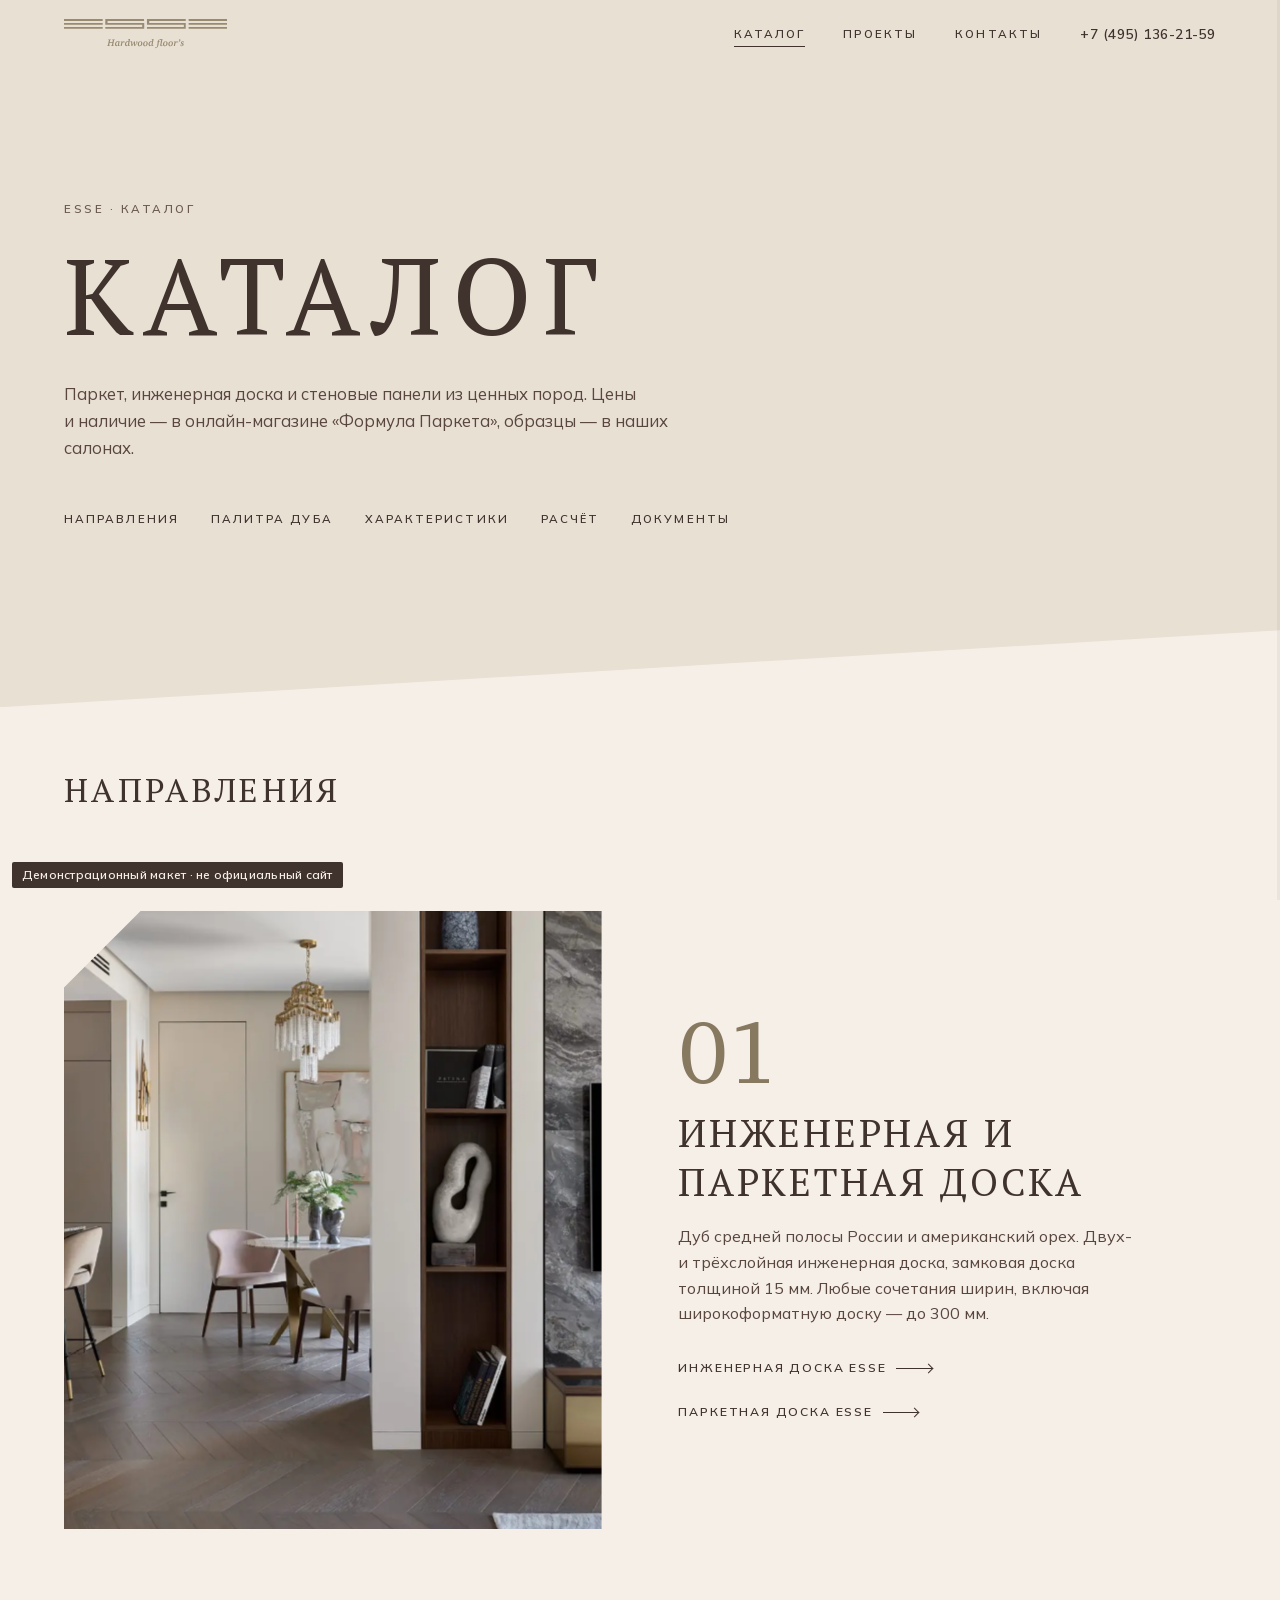
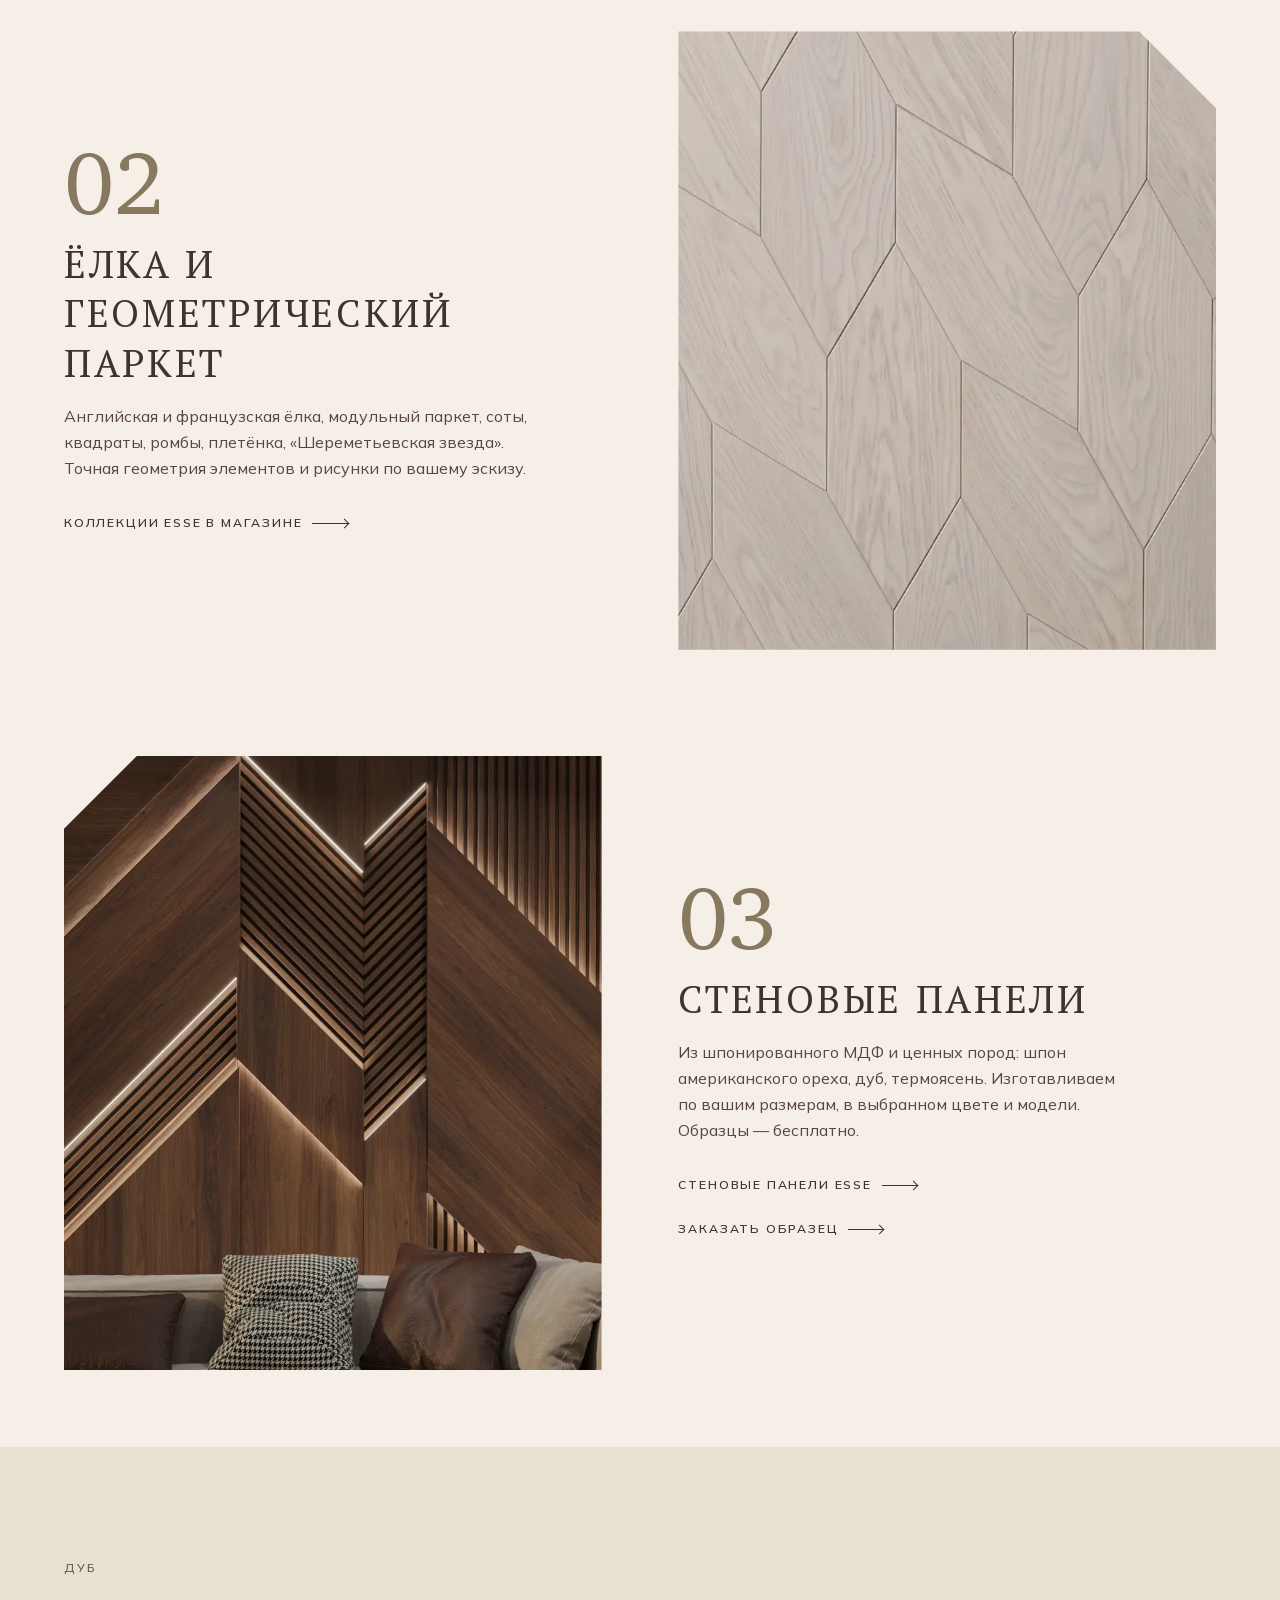
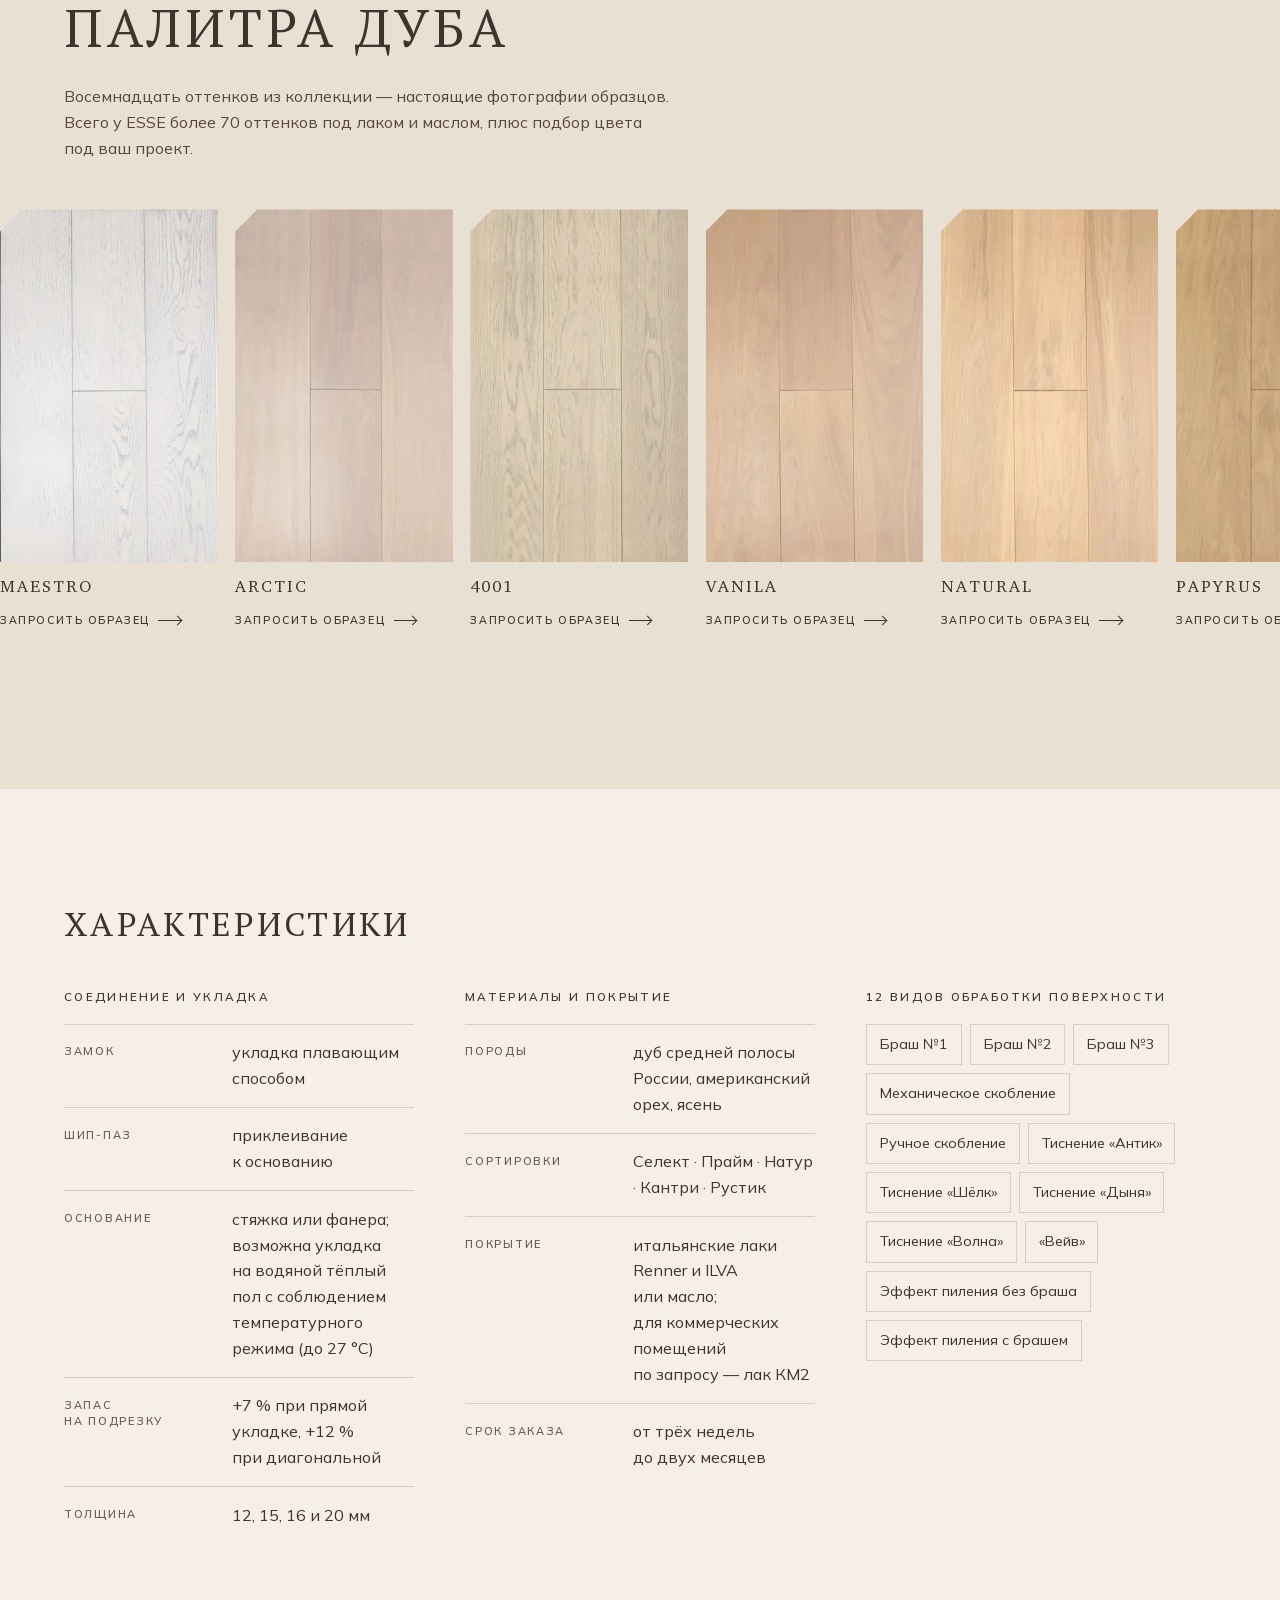
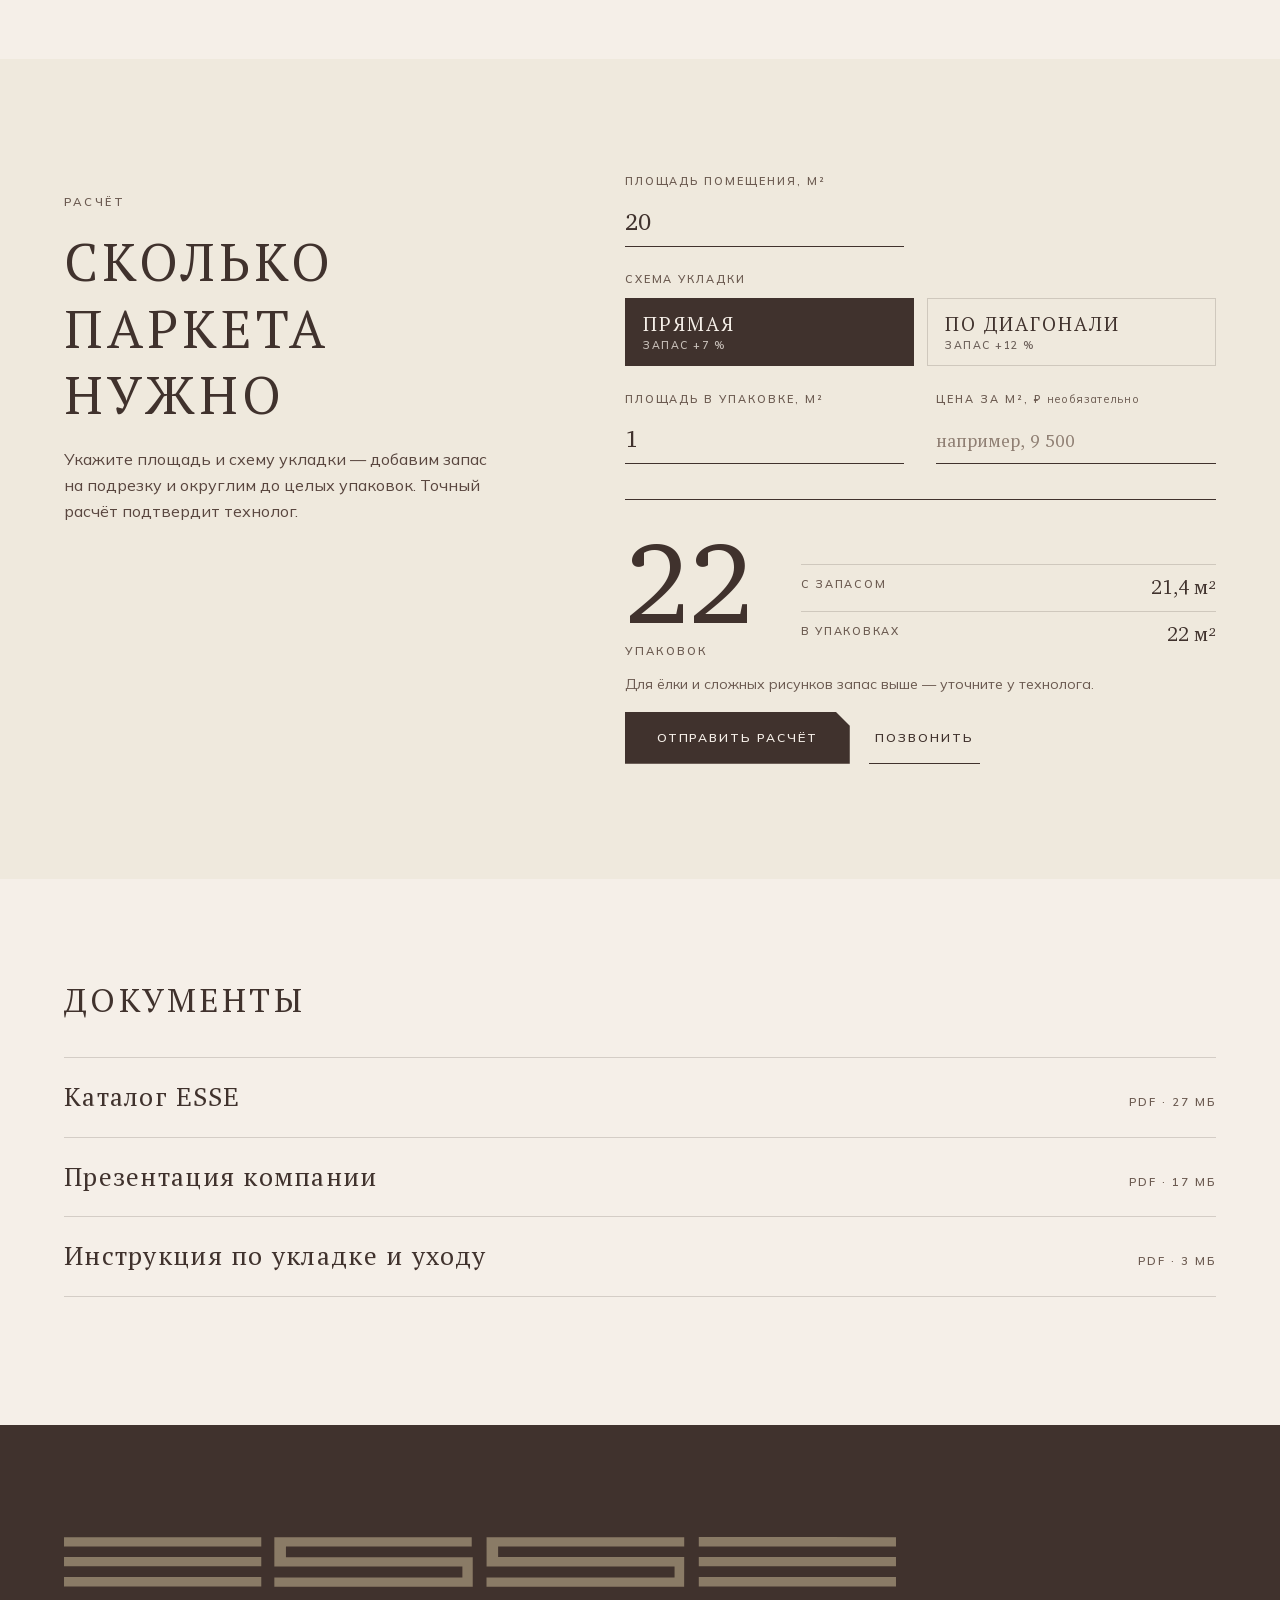
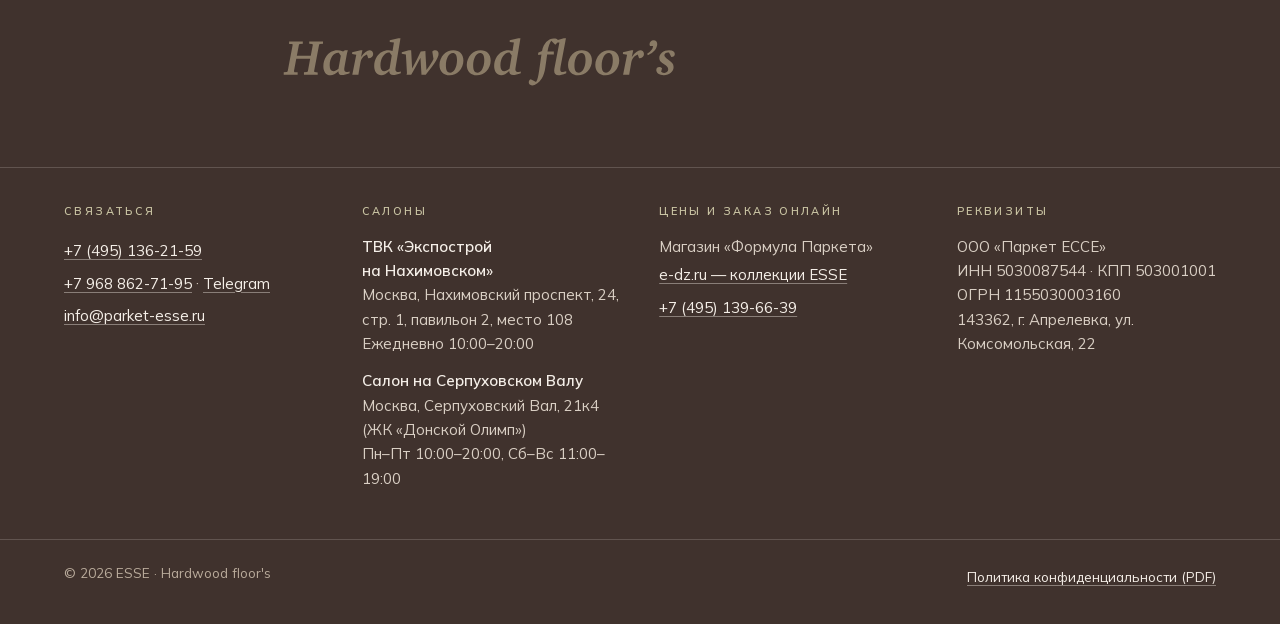
<file: catalog.html>
<!doctype html>
<html lang="ru">
<head>
<meta charset="utf-8">
<meta name="viewport" content="width=device-width, initial-scale=1, viewport-fit=cover">
<title>Каталог ESSE — инженерная доска, паркет, стеновые панели</title>
<meta name="description" content="Коллекции ESSE: инженерная и паркетная доска из дуба и ореха, ёлка, геометрический паркет, стеновые панели. Палитра и калькулятор.">
<link rel="canonical" href="https://parket-esse.ru/catalog.html">
<meta name="theme-color" content="#E9E0D4">
<meta property="og:type" content="website">
<meta property="og:locale" content="ru_RU">
<meta property="og:site_name" content="ESSE">
<meta property="og:title" content="Каталог ESSE — инженерная доска, паркет, стеновые панели">
<meta property="og:description" content="Коллекции ESSE: инженерная и паркетная доска из дуба и ореха, ёлка, геометрический паркет, стеновые панели. Палитра и калькулятор.">
<meta property="og:url" content="https://parket-esse.ru/catalog.html">
<meta property="og:image" content="https://parket-esse.ru/assets/img/og.jpg">
<meta property="og:image:width" content="1200">
<meta property="og:image:height" content="630">
<meta name="twitter:card" content="summary_large_image">
<link rel="icon" href="assets/favicon.svg" type="image/svg+xml">
<link rel="preload" href="assets/fonts/PTSerif-cyrillic.woff2" as="font" type="font/woff2" crossorigin>
<link rel="preload" href="assets/fonts/Mulish-400.woff2" as="font" type="font/woff2" crossorigin>
<script>(function(d){d.classList.add('js');try{if(matchMedia('(prefers-reduced-motion: reduce)').matches||/[?&]rm=1/.test(location.search))d.classList.add('rm')}catch(e){}setTimeout(function(){if(!d.classList.contains('ready'))d.classList.add('fallback')},4000)})(document.documentElement)</script>
<link rel="stylesheet" href="assets/css/main.css">

<script type="application/ld+json">{"@context": "https://schema.org", "@graph": [{"@type": "Organization", "@id": "https://parket-esse.ru/#org", "name": "ESSE", "legalName": "ООО «Паркет ЕССЕ»", "url": "https://parket-esse.ru/", "logo": "https://parket-esse.ru/assets/logo.svg", "email": "info@parket-esse.ru", "telephone": "+74951362159", "taxID": "5030087544", "address": {"@type": "PostalAddress", "postalCode": "143362", "addressLocality": "Апрелевка", "streetAddress": "ул. Комсомольская, 22", "addressCountry": "RU"}, "location": [{"@type": "Place", "name": "ТВК «Экспострой на Нахимовском»", "address": {"@type": "PostalAddress", "addressLocality": "Москва", "streetAddress": "Нахимовский проспект, 24, стр. 1, павильон 2, место 108", "addressCountry": "RU"}}, {"@type": "Place", "name": "Салон на Серпуховском Валу", "address": {"@type": "PostalAddress", "addressLocality": "Москва", "streetAddress": "Серпуховский Вал, 21к4 (ЖК «Донской Олимп»)", "addressCountry": "RU"}}], "sameAs": ["https://e-dz.ru/"]}, {"@type": "WebSite", "@id": "https://parket-esse.ru/#site", "url": "https://parket-esse.ru/", "name": "ESSE", "inLanguage": "ru-RU", "publisher": {"@id": "https://parket-esse.ru/#org"}}]}</script>

<meta name="robots" content="noindex,nofollow"></head>
<body class="inner"><div data-demo-note style="position:fixed;left:12px;bottom:12px;z-index:9999;pointer-events:none;font:600 12px/1.3 Mulish,system-ui,sans-serif;letter-spacing:.02em;color:#F5EFE8;background:#40322D;padding:5px 10px;border-radius:2px">Демонстрационный макет · не официальный сайт</div>
<a class="skip" href="#main">К содержанию</a>
<header class="site-header" data-header>
  <div class="site-header__in">
    <a class="logo" href="index.html" aria-label="ESSE — на главную"><svg class="logo__svg" viewBox="0 0 245 45" xmlns="http://www.w3.org/2000/svg" role="img" aria-label="ESSE — Hardwood floor's" focusable="false"> <path d="M66.2898 30.7683H70.3224V31.4697L69.3727 31.5427L69.1828 31.7327L68.5691 35.0055H72.6602L73.2738 31.7619L73.0839 31.5427L72.2072 31.455V30.7683H76.2691V31.4697L75.3048 31.5427L75.1148 31.7327L73.6391 39.5495L73.7706 39.7687L74.7057 39.8709V40.5723H70.6585V39.8563L71.579 39.7687L71.8128 39.5495L72.4849 35.8822H68.3938L67.7071 39.5495L67.8678 39.7979L68.8029 39.8563V40.5723H64.6972V39.8563L65.6323 39.7833L65.8661 39.5495L67.3418 31.7619L67.1957 31.5427L66.2898 31.4843V30.7683ZM82.7251 33.3691H83.5871C83.4994 33.6321 83.3095 34.3772 83.0903 35.5899L82.652 37.9569C82.5643 38.4391 82.5205 38.7897 82.5205 38.9797C82.5205 39.4764 82.7981 39.7687 83.1342 39.7687C83.4264 39.7687 83.7478 39.7102 84.0985 39.6079V40.1485C83.178 40.4846 82.4475 40.6599 81.8922 40.6599C81.1763 40.6599 80.7964 40.2947 80.7964 39.5933V39.5203C79.9782 40.2947 79.1892 40.6892 78.4733 40.6892C77.1583 40.6892 76.3693 39.7102 76.3693 38.03C76.3693 36.978 76.6615 36.0137 77.246 35.1224C77.9765 34.012 79.1892 33.3545 80.4896 33.3545C81.0302 33.3545 81.5854 33.486 82.1845 33.7197L82.7251 33.3691ZM80.9279 34.0704C80.8695 34.0704 80.811 34.0558 80.738 34.0558C79.3792 34.0558 78.2395 35.6045 78.2395 37.8254C78.2395 38.9358 78.634 39.5057 79.3499 39.5057C79.8029 39.5057 80.2704 39.2719 80.8256 38.819L81.5124 34.9471L80.9279 34.0704ZM87.3606 33.3691H87.872L87.4629 35.3269C88.398 34.0266 89.2746 33.3837 89.9614 33.3837C90.5896 33.3837 91.0426 33.8074 91.0426 34.4503C91.0426 35.1516 90.4873 35.6922 89.6253 35.6922H89.5961L89.2016 34.5818C88.0181 35.0786 87.4775 35.8822 87.2583 37.1825L86.6885 40.5723H84.8914L86.0602 34.6402L84.8475 34.4649V33.9681L87.3606 33.3691ZM98.4681 29.8186H99.0818L97.723 37.9569C97.6353 38.4975 97.5915 38.8482 97.5915 39.0235C97.5915 39.4764 97.8691 39.7687 98.2051 39.7687C98.4973 39.7687 98.8334 39.7102 99.184 39.6079V40.1485C98.2636 40.4846 97.5184 40.6599 96.9632 40.6599C96.145 40.6599 95.7797 40.2947 95.7797 39.4911V39.4472C94.9469 40.28 94.1579 40.6892 93.4127 40.6892C92.2146 40.6892 91.338 39.6664 91.338 37.9861C91.338 36.978 91.6156 36.0137 92.1416 35.1954C92.916 33.9973 94.1433 33.3252 95.5459 33.3252C95.9112 33.3252 96.3203 33.4129 96.744 33.5736L97.1531 31.0752L95.9258 30.8852V30.3884L98.4681 29.8186ZM95.8966 34.012C95.7943 33.9973 95.692 33.9827 95.6044 33.9827C94.4355 33.9827 93.179 35.6192 93.179 37.8108C93.179 38.9066 93.6173 39.5203 94.2894 39.5203C94.7423 39.5203 95.2975 39.2427 95.882 38.7021L96.5102 34.8886L95.8966 34.012ZM101.553 33.3545H102.225L102.517 38.6875C103.437 36.9926 104.299 35.3416 105.045 33.6905L106.418 33.5736C106.476 34.9178 106.579 36.7734 106.739 39.1842C107.777 37.8108 108.463 36.7296 108.8 35.9406L108.449 33.749C108.697 33.486 109.004 33.3691 109.355 33.3691C109.925 33.3691 110.304 33.7782 110.304 34.3918C110.304 35.5899 108.946 37.5332 106.52 40.5723H105.264L104.971 35.5315C104.08 37.2556 103.174 38.9358 102.239 40.5723H100.866L100.997 40.1193L100.676 34.5672L99.4631 34.3918V33.9097L101.553 33.3545ZM114.648 33.3691C116.474 33.3691 117.614 34.538 117.614 36.3789C117.614 37.5624 117.161 38.7167 116.343 39.5641C115.612 40.3239 114.618 40.733 113.537 40.733C111.711 40.733 110.571 39.5495 110.571 37.6939C110.571 36.5543 111.039 35.3854 111.842 34.5526C112.573 33.7928 113.581 33.3691 114.648 33.3691ZM114.458 34.1288C113.406 34.1288 112.456 35.6338 112.456 37.9277C112.456 39.2719 112.894 39.9732 113.698 39.9732C114.779 39.9732 115.729 38.4537 115.729 36.2182C115.729 34.8156 115.305 34.1288 114.458 34.1288ZM122.681 33.3691C124.507 33.3691 125.647 34.538 125.647 36.3789C125.647 37.5624 125.194 38.7167 124.376 39.5641C123.645 40.3239 122.652 40.733 121.57 40.733C119.744 40.733 118.604 39.5495 118.604 37.6939C118.604 36.5543 119.072 35.3854 119.876 34.5526C120.606 33.7928 121.614 33.3691 122.681 33.3691ZM122.491 34.1288C121.439 34.1288 120.489 35.6338 120.489 37.9277C120.489 39.2719 120.928 39.9732 121.731 39.9732C122.812 39.9732 123.762 38.4537 123.762 36.2182C123.762 34.8156 123.338 34.1288 122.491 34.1288ZM133.797 29.8186H134.411L133.052 37.9569C132.964 38.4975 132.92 38.8482 132.92 39.0235C132.92 39.4764 133.198 39.7687 133.534 39.7687C133.826 39.7687 134.162 39.7102 134.513 39.6079V40.1485C133.592 40.4846 132.847 40.6599 132.292 40.6599C131.474 40.6599 131.108 40.2947 131.108 39.4911V39.4472C130.276 40.28 129.487 40.6892 128.742 40.6892C127.543 40.6892 126.667 39.6664 126.667 37.9861C126.667 36.978 126.944 36.0137 127.47 35.1954C128.245 33.9973 129.472 33.3252 130.875 33.3252C131.24 33.3252 131.649 33.4129 132.073 33.5736L132.482 31.0752L131.255 30.8852V30.3884L133.797 29.8186ZM131.225 34.012C131.123 33.9973 131.021 33.9827 130.933 33.9827C129.764 33.9827 128.508 35.6192 128.508 37.8108C128.508 38.9066 128.946 39.5203 129.618 39.5203C130.071 39.5203 130.626 39.2427 131.211 38.7021L131.839 34.8886L131.225 34.012ZM147.182 29.8186H147.81C147.708 30.3154 147.664 30.6076 147.649 30.6807L146.29 37.84C146.188 38.3952 146.13 38.7897 146.13 39.0381C146.13 39.5495 146.363 39.7833 146.845 39.7833C147.035 39.7833 147.386 39.7102 147.897 39.5495V40.1193C146.831 40.543 146.056 40.7038 145.662 40.7038C144.771 40.7038 144.347 40.28 144.347 39.3888C144.347 39.0381 144.435 38.5706 144.552 37.9569L145.881 31.0752L145.326 31.0313L144.668 31.7327L143.485 30.5492C143.061 31.0605 142.667 32.1418 142.375 33.749H144.245V34.5964H142.272L141.732 38.4245C141.542 39.7394 141.235 40.7914 140.68 41.6681C139.847 42.9831 138.751 43.699 137.86 43.699C137.275 43.699 136.852 43.3045 136.852 42.7931C136.852 42.384 137.056 42.048 137.436 41.8726L138.999 42.7055C139.482 42.0334 139.701 40.8207 139.949 39.082L140.592 34.611L139.628 34.7279V34.085L140.767 33.5882C141.176 31.2651 142.681 29.8625 144.259 29.8625C144.8 29.8625 145.18 30.0086 145.428 30.3008L147.182 29.8186ZM152.502 33.3691C154.328 33.3691 155.468 34.538 155.468 36.3789C155.468 37.5624 155.015 38.7167 154.197 39.5641C153.466 40.3239 152.473 40.733 151.392 40.733C149.565 40.733 148.426 39.5495 148.426 37.6939C148.426 36.5543 148.893 35.3854 149.697 34.5526C150.427 33.7928 151.435 33.3691 152.502 33.3691ZM152.312 34.1288C151.26 34.1288 150.31 35.6338 150.31 37.9277C150.31 39.2719 150.749 39.9732 151.552 39.9732C152.633 39.9732 153.583 38.4537 153.583 36.2182C153.583 34.8156 153.159 34.1288 152.312 34.1288ZM160.535 33.3691C162.361 33.3691 163.501 34.538 163.501 36.3789C163.501 37.5624 163.048 38.7167 162.23 39.5641C161.499 40.3239 160.506 40.733 159.425 40.733C157.598 40.733 156.459 39.5495 156.459 37.6939C156.459 36.5543 156.926 35.3854 157.73 34.5526C158.46 33.7928 159.469 33.3691 160.535 33.3691ZM160.345 34.1288C159.293 34.1288 158.343 35.6338 158.343 37.9277C158.343 39.2719 158.782 39.9732 159.585 39.9732C160.667 39.9732 161.616 38.4537 161.616 36.2182C161.616 34.8156 161.193 34.1288 160.345 34.1288ZM167.107 33.3691H167.619L167.209 35.3269C168.145 34.0266 169.021 33.3837 169.708 33.3837C170.336 33.3837 170.789 33.8074 170.789 34.4503C170.789 35.1516 170.234 35.6922 169.372 35.6922H169.343L168.948 34.5818C167.765 35.0786 167.224 35.8822 167.005 37.1825L166.435 40.5723H164.638L165.807 34.6402L164.594 34.4649V33.9681L167.107 33.3691ZM171.947 34.8009L171.713 34.3626C172.823 33.749 173.422 32.9892 173.466 32.1271H172.589C172.487 31.9664 172.429 31.7911 172.429 31.6012C172.429 30.9144 172.94 30.3738 173.627 30.3738C174.284 30.3738 174.693 30.8122 174.693 31.5281C174.693 32.7262 173.729 34.085 171.947 34.8009ZM176.107 38.6144L175.844 39.681C176.18 39.9148 176.501 40.0317 176.823 40.0317C177.466 40.0317 177.919 39.5787 177.919 38.9797C177.919 38.2345 177.393 37.9569 176.706 37.4894C175.8 36.8611 175.303 36.4228 175.303 35.7068C175.303 34.4065 176.531 33.3691 178.196 33.3691C179.263 33.3691 179.877 33.8074 179.877 34.4503C179.877 34.9617 179.482 35.3269 178.839 35.3562L178.152 34.0412C178.05 34.0266 177.948 34.012 177.86 34.012C177.232 34.012 176.794 34.3918 176.794 34.8448C176.794 35.2831 177.232 35.6338 177.963 36.1598C178.912 36.8465 179.511 37.2994 179.511 38.293C179.511 39.6079 178.299 40.7038 176.633 40.7038C175.289 40.7038 174.412 40.0317 174.412 39.1842C174.412 38.6436 174.777 38.2783 175.289 38.2783C175.61 38.2783 175.873 38.3952 176.107 38.6144Z" fill="currentColor" /> <path fill-rule="evenodd" clip-rule="evenodd" d="M0 2.81852H58.0905V0.0859375C38.7208 0.0859375 19.3573 0.0859375 0 0.0859375V2.81852Z" fill="currentColor" /> <path fill-rule="evenodd" clip-rule="evenodd" d="M0 8.63588C19.3697 8.63588 38.7332 8.63588 58.0905 8.63588V5.92188C38.7208 5.92188 19.3573 5.92188 0 5.92188V8.63588Z" fill="currentColor" /> <path fill-rule="evenodd" clip-rule="evenodd" d="M0 14.5656C19.3697 14.5656 38.7332 14.5656 58.0905 14.5656V11.8145C38.7208 11.8145 19.3573 11.8145 0 11.8145V14.5656Z" fill="currentColor" /> <path fill-rule="evenodd" clip-rule="evenodd" d="M186.928 0.0117188V2.81864H245V0.0860622C225.655 0.0612769 206.297 0.036504 186.928 0.0117188Z" fill="currentColor" /> <path fill-rule="evenodd" clip-rule="evenodd" d="M186.928 8.63588C206.273 8.63588 225.63 8.63588 245 8.63588V5.92188C225.655 5.92188 206.297 5.92188 186.928 5.92188V8.63588Z" fill="currentColor" /> <path fill-rule="evenodd" clip-rule="evenodd" d="M186.928 14.5656C206.273 14.5656 225.63 14.5656 245 14.5656V11.8145C225.655 11.8145 206.297 11.8145 186.928 11.8145V14.5656Z" fill="currentColor" /> <path fill-rule="evenodd" clip-rule="evenodd" d="M120.361 5.94145C120.249 5.94145 120.063 5.94145 120.063 5.94145C101.821 5.94145 83.5855 5.94145 65.3559 5.94145V2.81852H120.063V0.0859375C100.669 0.0859375 81.2929 0.0859375 61.9355 0.0859375V2.81852V5.99724V8.71122C80.4006 8.71122 98.8595 8.71122 117.312 8.71122V11.8899C98.8347 11.8899 80.3758 11.8899 61.9355 11.8899V14.6411C81.3238 14.6411 120.249 14.6411 120.361 14.6411V5.94145Z" fill="currentColor" /> <path fill-rule="evenodd" clip-rule="evenodd" d="M182.637 6.01582V5.92287C164.401 5.92287 146.091 5.92287 127.836 5.92287V2.81852H182.637V0.0859375C163.255 0.0859375 143.854 0.0859375 124.435 0.0859375V2.81852V5.99724V8.71122C142.9 8.71122 161.352 8.71122 179.793 8.71122C179.793 9.80797 179.793 10.8118 179.793 11.8899C161.315 11.8899 142.856 11.8899 124.416 11.8899V14.6411C143.811 14.6411 163.211 14.6411 182.618 14.6411L182.637 6.01582Z" fill="currentColor" /> </svg></a>
    <nav class="nav" aria-label="Основное">
      <a href="catalog.html" aria-current="page">Каталог</a>
      <a href="projects.html">Проекты</a>
      <a href="contacts.html">Контакты</a>
    </nav>
    <a class="phone" href="tel:+74951362159">+7 (495) 136-21-59</a>
    <button class="burger" type="button" aria-expanded="false" aria-controls="menu" data-burger>
      <span class="sr">Меню</span><span class="burger__l" aria-hidden="true"></span><span class="burger__l" aria-hidden="true"></span>
    </button>
  </div>
</header>
<div class="menu" id="menu" data-menu hidden>
  <nav class="menu__nav" aria-label="Мобильное меню">
    <a href="index.html" style="--i:0"><span>Главная</span></a>
    <a href="catalog.html" style="--i:1" aria-current="page"><span>Каталог</span></a>
    <a href="projects.html" style="--i:2"><span>Проекты</span></a>
    <a href="contacts.html" style="--i:3"><span>Контакты</span></a>
  </nav>
  <div class="menu__foot" style="--i:4">
    <a href="tel:+74951362159">+7 (495) 136-21-59</a>
    <a href="mailto:info@parket-esse.ru">info@parket-esse.ru</a>
    <a href="https://t.me/+79688627195" rel="noopener">Telegram +7 968 862-71-95</a>
  </div>
</div>
<div class="rail" aria-hidden="true"><i data-rail></i></div>

<main id="main">

<section class="phead" aria-labelledby="h1">
  <div class="wrap">
    <p class="kicker" data-reveal>ESSE · Каталог</p>
    <h1 class="phead__title" id="h1" data-lines>Каталог</h1>
    <p class="phead__lead" data-reveal>Паркет, инженерная доска и стеновые панели из ценных пород. Цены и наличие — в онлайн-магазине «Формула Паркета», образцы — в наших салонах.</p>
    <nav class="anchors" aria-label="Разделы страницы" data-reveal>
      <a href="#napravleniya">Направления</a>
      <a href="#palitra">Палитра дуба</a>
      <a href="#harakteristiki">Характеристики</a>
      <a href="#raschet">Расчёт</a>
      <a href="#dokumenty">Документы</a>
    </nav>
  </div>
</section>

<!-- Направления -->
<section class="lines" id="napravleniya" aria-labelledby="lines-h">
  <div class="wrap">
    <h2 class="h2 h2--sm" id="lines-h" data-lines>Направления</h2>

    <article class="line" id="doska">
      <figure class="line__img" data-wipe="r"><img src="assets/img/projects/rubleva-living.webp" alt="Гостиная с паркетом из дуба, уложенным ёлкой" width="1500" height="1125" loading="lazy" decoding="async"></figure>
      <div class="line__txt">
        <p class="line__n" data-reveal>01</p>
        <h3 class="line__t" data-lines>Инженерная и паркетная доска</h3>
        <p data-reveal>Дуб средней полосы России и американский орех. Двух- и трёхслойная инженерная доска, замковая доска толщиной 15 мм. Любые сочетания ширин, включая широкоформатную доску — до 300 мм.</p>
        <ul class="line__links" data-reveal>
          <li><a class="link-arrow" href="https://e-dz.ru/inzhenernaya_doska/f/brand-esse/" rel="noopener">Инженерная доска ESSE</a></li>
          <li><a class="link-arrow" href="https://e-dz.ru/parketnaya_doska/f/brand-esse/" rel="noopener">Паркетная доска ESSE</a></li>
        </ul>
      </div>
    </article>

    <article class="line line--rev" id="geometriya">
      <figure class="line__img" data-wipe="l"><img src="assets/img/projects/geometry-hex.webp" alt="Геометрический паркет: шестиугольные элементы" width="844" height="1500" loading="lazy" decoding="async"></figure>
      <div class="line__txt">
        <p class="line__n" data-reveal>02</p>
        <h3 class="line__t" data-lines>Ёлка и геометрический паркет</h3>
        <p data-reveal>Английская и французская ёлка, модульный паркет, соты, квадраты, ромбы, плетёнка, «Шереметьевская звезда». Точная геометрия элементов и рисунки по вашему эскизу.</p>
        <ul class="line__links" data-reveal>
          <li><a class="link-arrow" href="https://e-dz.ru/brands/esse/" rel="noopener">Коллекции ESSE в магазине</a></li>
        </ul>
      </div>
    </article>

    <article class="line" id="paneli">
      <figure class="line__img" data-wipe="r"><img src="assets/img/projects/panel-vector.webp" alt="Стеновая панель из шпона с геометрическим рисунком и подсветкой" width="1061" height="1500" loading="lazy" decoding="async"></figure>
      <div class="line__txt">
        <p class="line__n" data-reveal>03</p>
        <h3 class="line__t" data-lines>Стеновые панели</h3>
        <p data-reveal>Из шпонированного МДФ и ценных пород: шпон американского ореха, дуб, термоясень. Изготавливаем по вашим размерам, в выбранном цвете и модели. Образцы — бесплатно.</p>
        <ul class="line__links" data-reveal>
          <li><a class="link-arrow" href="https://e-dz.ru/stenovye_paneli/f/brand-esse/" rel="noopener">Стеновые панели ESSE</a></li>
          <li><a class="link-arrow" href="contacts.html#forma">Заказать образец</a></li>
        </ul>
      </div>
    </article>
  </div>
</section>

<!-- Палитра -->
<section class="palette" id="palitra" aria-labelledby="pal-h">
  <div class="wrap">
    <p class="kicker" data-reveal>Дуб</p>
    <h2 class="h2" id="pal-h" data-lines>Палитра дуба</h2>
    <p class="palette__lead" data-reveal>Восемнадцать оттенков из коллекции — настоящие фотографии образцов. Всего у ESSE более 70 оттенков под лаком и маслом, плюс подбор цвета под ваш проект.</p>
  </div>
  <ul class="swatches" aria-label="Оттенки дуба" data-swatches>
    <li class="sw"><img src="assets/img/palette/maestro.webp" alt="Образец дуба Maestro" width="340" height="551" loading="lazy" decoding="async"><p class="sw__n">Maestro</p><a class="link-arrow" href="contacts.html?sample=Maestro#forma">Запросить образец<span class="sr"> Maestro</span></a></li>
    <li class="sw"><img src="assets/img/palette/arctic.webp" alt="Образец дуба Arctic" width="340" height="551" loading="lazy" decoding="async"><p class="sw__n">Arctic</p><a class="link-arrow" href="contacts.html?sample=Arctic#forma">Запросить образец<span class="sr"> Arctic</span></a></li>
    <li class="sw"><img src="assets/img/palette/4001.webp" alt="Образец дуба 4001" width="340" height="551" loading="lazy" decoding="async"><p class="sw__n">4001</p><a class="link-arrow" href="contacts.html?sample=4001#forma">Запросить образец<span class="sr"> 4001</span></a></li>
    <li class="sw"><img src="assets/img/palette/vanila.webp" alt="Образец дуба Vanila" width="340" height="551" loading="lazy" decoding="async"><p class="sw__n">Vanila</p><a class="link-arrow" href="contacts.html?sample=Vanila#forma">Запросить образец<span class="sr"> Vanila</span></a></li>
    <li class="sw"><img src="assets/img/palette/natural.webp" alt="Образец дуба Natural" width="340" height="551" loading="lazy" decoding="async"><p class="sw__n">Natural</p><a class="link-arrow" href="contacts.html?sample=Natural#forma">Запросить образец<span class="sr"> Natural</span></a></li>
    <li class="sw"><img src="assets/img/palette/papyrus.webp" alt="Образец дуба Papyrus" width="340" height="551" loading="lazy" decoding="async"><p class="sw__n">Papyrus</p><a class="link-arrow" href="contacts.html?sample=Papyrus#forma">Запросить образец<span class="sr"> Papyrus</span></a></li>
    <li class="sw"><img src="assets/img/palette/mist.webp" alt="Образец дуба Mist" width="340" height="551" loading="lazy" decoding="async"><p class="sw__n">Mist</p><a class="link-arrow" href="contacts.html?sample=Mist#forma">Запросить образец<span class="sr"> Mist</span></a></li>
    <li class="sw"><img src="assets/img/palette/frappe.webp" alt="Образец дуба Frappe" width="340" height="551" loading="lazy" decoding="async"><p class="sw__n">Frappe</p><a class="link-arrow" href="contacts.html?sample=Frappe#forma">Запросить образец<span class="sr"> Frappe</span></a></li>
    <li class="sw"><img src="assets/img/palette/texas.webp" alt="Образец дуба Texas" width="340" height="551" loading="lazy" decoding="async"><p class="sw__n">Texas</p><a class="link-arrow" href="contacts.html?sample=Texas#forma">Запросить образец<span class="sr"> Texas</span></a></li>
    <li class="sw"><img src="assets/img/palette/bronze.webp" alt="Образец дуба Bronze" width="340" height="551" loading="lazy" decoding="async"><p class="sw__n">Bronze</p><a class="link-arrow" href="contacts.html?sample=Bronze#forma">Запросить образец<span class="sr"> Bronze</span></a></li>
    <li class="sw"><img src="assets/img/palette/force.webp" alt="Образец дуба Force" width="340" height="551" loading="lazy" decoding="async"><p class="sw__n">Force</p><a class="link-arrow" href="contacts.html?sample=Force#forma">Запросить образец<span class="sr"> Force</span></a></li>
    <li class="sw"><img src="assets/img/palette/vintage.webp" alt="Образец дуба Vintage" width="340" height="551" loading="lazy" decoding="async"><p class="sw__n">Vintage</p><a class="link-arrow" href="contacts.html?sample=Vintage#forma">Запросить образец<span class="sr"> Vintage</span></a></li>
    <li class="sw"><img src="assets/img/palette/brown.webp" alt="Образец дуба Brown" width="340" height="551" loading="lazy" decoding="async"><p class="sw__n">Brown</p><a class="link-arrow" href="contacts.html?sample=Brown#forma">Запросить образец<span class="sr"> Brown</span></a></li>
    <li class="sw"><img src="assets/img/palette/grizzle.webp" alt="Образец дуба Grizzle" width="340" height="551" loading="lazy" decoding="async"><p class="sw__n">Grizzle</p><a class="link-arrow" href="contacts.html?sample=Grizzle#forma">Запросить образец<span class="sr"> Grizzle</span></a></li>
    <li class="sw"><img src="assets/img/palette/haas.webp" alt="Образец дуба Haas" width="340" height="551" loading="lazy" decoding="async"><p class="sw__n">Haas</p><a class="link-arrow" href="contacts.html?sample=Haas#forma">Запросить образец<span class="sr"> Haas</span></a></li>
    <li class="sw"><img src="assets/img/palette/wave.webp" alt="Образец дуба Wave" width="340" height="551" loading="lazy" decoding="async"><p class="sw__n">Wave</p><a class="link-arrow" href="contacts.html?sample=Wave#forma">Запросить образец<span class="sr"> Wave</span></a></li>
    <li class="sw"><img src="assets/img/palette/mokka.webp" alt="Образец дуба Mokka" width="340" height="551" loading="lazy" decoding="async"><p class="sw__n">Mokka</p><a class="link-arrow" href="contacts.html?sample=Mokka#forma">Запросить образец<span class="sr"> Mokka</span></a></li>
    <li class="sw"><img src="assets/img/palette/rich.webp" alt="Образец дуба Rich" width="340" height="551" loading="lazy" decoding="async"><p class="sw__n">Rich</p><a class="link-arrow" href="contacts.html?sample=Rich#forma">Запросить образец<span class="sr"> Rich</span></a></li>
  </ul>
</section>

<!-- Характеристики -->
<section class="tech" id="harakteristiki" aria-labelledby="tech-h">
  <div class="wrap">
    <h2 class="h2 h2--sm" id="tech-h" data-lines>Характеристики</h2>
    <div class="tech__grid">
      <div data-reveal>
        <h3 class="tech__h">Соединение и укладка</h3>
        <dl class="dl">
          <div><dt>Замок</dt><dd>укладка плавающим способом</dd></div>
          <div><dt>Шип-паз</dt><dd>приклеивание к основанию</dd></div>
          <div><dt>Основание</dt><dd>стяжка или фанера; возможна укладка на водяной тёплый пол с соблюдением температурного режима (до 27 °C)</dd></div>
          <div><dt>Запас на подрезку</dt><dd>+7 % при прямой укладке, +12 % при диагональной</dd></div>
          <div><dt>Толщина</dt><dd>12, 15, 16 и 20 мм</dd></div>
        </dl>
      </div>
      <div data-reveal style="--d:80ms">
        <h3 class="tech__h">Материалы и покрытие</h3>
        <dl class="dl">
          <div><dt>Породы</dt><dd>дуб средней полосы России, американский орех, ясень</dd></div>
          <div><dt>Сортировки</dt><dd>Селект · Прайм · Натур · Кантри · Рустик</dd></div>
          <div><dt>Покрытие</dt><dd>итальянские лаки Renner и ILVA или масло; для коммерческих помещений по запросу — лак КМ2</dd></div>
          <div><dt>Срок заказа</dt><dd>от трёх недель до двух месяцев</dd></div>
        </dl>
      </div>
      <div data-reveal style="--d:160ms">
        <h3 class="tech__h">12 видов обработки поверхности</h3>
        <ul class="tags">
          <li>Браш №1</li><li>Браш №2</li><li>Браш №3</li><li>Механическое скобление</li><li>Ручное скобление</li><li>Тиснение «Антик»</li>
          <li>Тиснение «Шёлк»</li><li>Тиснение «Дыня»</li><li>Тиснение «Волна»</li><li>«Вейв»</li><li>Эффект пиления без браша</li><li>Эффект пиления с брашем</li>
        </ul>
      </div>
    </div>
  </div>
</section>

<!-- Калькулятор -->
<section class="calc" id="raschet" aria-labelledby="calc-h">
  <div class="wrap calc__grid">
    <div class="calc__copy">
      <p class="kicker" data-reveal>Расчёт</p>
      <h2 class="h2" id="calc-h" data-lines>Сколько паркета нужно</h2>
      <p data-reveal>Укажите площадь и схему укладки — добавим запас на подрезку и округлим до целых упаковок. Точный расчёт подтвердит технолог.</p>
    </div>
    <form class="calc__form" data-calc novalidate data-phone="+74951362159" data-email="info@parket-esse.ru">
      <div class="field">
        <label for="c-area">Площадь помещения, м²</label>
        <input id="c-area" name="area" type="number" inputmode="decimal" min="0" step="0.1" value="20" autocomplete="off">
      </div>
      <fieldset class="field field--radio">
        <legend>Схема укладки</legend>
        <label class="radio"><input type="radio" name="layout" value="7" checked><span>Прямая<small>запас +7 %</small></span></label>
        <label class="radio"><input type="radio" name="layout" value="12"><span>По диагонали<small>запас +12 %</small></span></label>
      </fieldset>
      <div class="field">
        <label for="c-pack">Площадь в упаковке, м²</label>
        <input id="c-pack" name="pack" type="number" inputmode="decimal" min="0.1" step="0.01" value="1" autocomplete="off">
      </div>
      <div class="field">
        <label for="c-price">Цена за м², ₽ <span class="opt">необязательно</span></label>
        <input id="c-price" name="price" type="number" inputmode="decimal" min="0" step="1" placeholder="например, 9 500" autocomplete="off">
      </div>
      <div class="calc__out" aria-live="polite">
        <p class="calc__big"><span data-out="packs">—</span><small>упаковок</small></p>
        <dl class="calc__rows">
          <div><dt>С запасом</dt><dd><span data-out="need">—</span> м²</dd></div>
          <div><dt>В упаковках</dt><dd><span data-out="total">—</span> м²</dd></div>
          <div data-out-row="sum" hidden><dt>Ориентировочно</dt><dd><span data-out="sum">—</span> ₽</dd></div>
        </dl>
        <p class="calc__hint">Для ёлки и сложных рисунков запас выше — уточните у технолога.</p>
        <div class="calc__act">
          <a class="btn" href="mailto:info@parket-esse.ru?subject=%D0%A0%D0%B0%D1%81%D1%87%D1%91%D1%82%20%D0%BA%D0%BE%D0%BB%D0%B8%D1%87%D0%B5%D1%81%D1%82%D0%B2%D0%B0%20%D0%BF%D0%B0%D1%80%D0%BA%D0%B5%D1%82%D0%B0" data-calc-send><span>Отправить расчёт</span></a>
          <a class="btn btn--ghost" href="tel:+74951362159"><span>Позвонить</span></a>
        </div>
      </div>
    </form>
  </div>
</section>

<!-- Документы -->
<section class="docs" id="dokumenty" aria-labelledby="docs-h">
  <div class="wrap">
    <h2 class="h2 h2--sm" id="docs-h" data-lines>Документы</h2>
    <ul class="docs__list">
      <li data-reveal><a class="doc" href="https://parket-esse.ru/wp-content/uploads/2023/11/katalog-esse-razv-web.pdf" rel="noopener"><span class="doc__t">Каталог ESSE</span><span class="doc__m">PDF · 27 МБ</span></a></li>
      <li data-reveal style="--d:80ms"><a class="doc" href="https://parket-esse.ru/wp-content/uploads/2026/02/obl_str_17mb.pdf" rel="noopener"><span class="doc__t">Презентация компании</span><span class="doc__m">PDF · 17 МБ</span></a></li>
      <li data-reveal style="--d:160ms"><a class="doc" href="https://parket-esse.ru/wp-content/uploads/2023/11/instr_hardwood-floors_doska2-3.pdf" rel="noopener"><span class="doc__t">Инструкция по укладке и уходу</span><span class="doc__m">PDF · 3 МБ</span></a></li>
    </ul>
  </div>
</section>

</main>
<footer class="foot" aria-labelledby="foot-h">
  <h2 class="sr" id="foot-h">Контакты и реквизиты</h2>
  <div class="foot__mark" aria-hidden="true" data-reveal="mark"><svg class="logo__svg" viewBox="0 0 245 45" xmlns="http://www.w3.org/2000/svg" role="img" aria-label="ESSE — Hardwood floor's" focusable="false"> <path d="M66.2898 30.7683H70.3224V31.4697L69.3727 31.5427L69.1828 31.7327L68.5691 35.0055H72.6602L73.2738 31.7619L73.0839 31.5427L72.2072 31.455V30.7683H76.2691V31.4697L75.3048 31.5427L75.1148 31.7327L73.6391 39.5495L73.7706 39.7687L74.7057 39.8709V40.5723H70.6585V39.8563L71.579 39.7687L71.8128 39.5495L72.4849 35.8822H68.3938L67.7071 39.5495L67.8678 39.7979L68.8029 39.8563V40.5723H64.6972V39.8563L65.6323 39.7833L65.8661 39.5495L67.3418 31.7619L67.1957 31.5427L66.2898 31.4843V30.7683ZM82.7251 33.3691H83.5871C83.4994 33.6321 83.3095 34.3772 83.0903 35.5899L82.652 37.9569C82.5643 38.4391 82.5205 38.7897 82.5205 38.9797C82.5205 39.4764 82.7981 39.7687 83.1342 39.7687C83.4264 39.7687 83.7478 39.7102 84.0985 39.6079V40.1485C83.178 40.4846 82.4475 40.6599 81.8922 40.6599C81.1763 40.6599 80.7964 40.2947 80.7964 39.5933V39.5203C79.9782 40.2947 79.1892 40.6892 78.4733 40.6892C77.1583 40.6892 76.3693 39.7102 76.3693 38.03C76.3693 36.978 76.6615 36.0137 77.246 35.1224C77.9765 34.012 79.1892 33.3545 80.4896 33.3545C81.0302 33.3545 81.5854 33.486 82.1845 33.7197L82.7251 33.3691ZM80.9279 34.0704C80.8695 34.0704 80.811 34.0558 80.738 34.0558C79.3792 34.0558 78.2395 35.6045 78.2395 37.8254C78.2395 38.9358 78.634 39.5057 79.3499 39.5057C79.8029 39.5057 80.2704 39.2719 80.8256 38.819L81.5124 34.9471L80.9279 34.0704ZM87.3606 33.3691H87.872L87.4629 35.3269C88.398 34.0266 89.2746 33.3837 89.9614 33.3837C90.5896 33.3837 91.0426 33.8074 91.0426 34.4503C91.0426 35.1516 90.4873 35.6922 89.6253 35.6922H89.5961L89.2016 34.5818C88.0181 35.0786 87.4775 35.8822 87.2583 37.1825L86.6885 40.5723H84.8914L86.0602 34.6402L84.8475 34.4649V33.9681L87.3606 33.3691ZM98.4681 29.8186H99.0818L97.723 37.9569C97.6353 38.4975 97.5915 38.8482 97.5915 39.0235C97.5915 39.4764 97.8691 39.7687 98.2051 39.7687C98.4973 39.7687 98.8334 39.7102 99.184 39.6079V40.1485C98.2636 40.4846 97.5184 40.6599 96.9632 40.6599C96.145 40.6599 95.7797 40.2947 95.7797 39.4911V39.4472C94.9469 40.28 94.1579 40.6892 93.4127 40.6892C92.2146 40.6892 91.338 39.6664 91.338 37.9861C91.338 36.978 91.6156 36.0137 92.1416 35.1954C92.916 33.9973 94.1433 33.3252 95.5459 33.3252C95.9112 33.3252 96.3203 33.4129 96.744 33.5736L97.1531 31.0752L95.9258 30.8852V30.3884L98.4681 29.8186ZM95.8966 34.012C95.7943 33.9973 95.692 33.9827 95.6044 33.9827C94.4355 33.9827 93.179 35.6192 93.179 37.8108C93.179 38.9066 93.6173 39.5203 94.2894 39.5203C94.7423 39.5203 95.2975 39.2427 95.882 38.7021L96.5102 34.8886L95.8966 34.012ZM101.553 33.3545H102.225L102.517 38.6875C103.437 36.9926 104.299 35.3416 105.045 33.6905L106.418 33.5736C106.476 34.9178 106.579 36.7734 106.739 39.1842C107.777 37.8108 108.463 36.7296 108.8 35.9406L108.449 33.749C108.697 33.486 109.004 33.3691 109.355 33.3691C109.925 33.3691 110.304 33.7782 110.304 34.3918C110.304 35.5899 108.946 37.5332 106.52 40.5723H105.264L104.971 35.5315C104.08 37.2556 103.174 38.9358 102.239 40.5723H100.866L100.997 40.1193L100.676 34.5672L99.4631 34.3918V33.9097L101.553 33.3545ZM114.648 33.3691C116.474 33.3691 117.614 34.538 117.614 36.3789C117.614 37.5624 117.161 38.7167 116.343 39.5641C115.612 40.3239 114.618 40.733 113.537 40.733C111.711 40.733 110.571 39.5495 110.571 37.6939C110.571 36.5543 111.039 35.3854 111.842 34.5526C112.573 33.7928 113.581 33.3691 114.648 33.3691ZM114.458 34.1288C113.406 34.1288 112.456 35.6338 112.456 37.9277C112.456 39.2719 112.894 39.9732 113.698 39.9732C114.779 39.9732 115.729 38.4537 115.729 36.2182C115.729 34.8156 115.305 34.1288 114.458 34.1288ZM122.681 33.3691C124.507 33.3691 125.647 34.538 125.647 36.3789C125.647 37.5624 125.194 38.7167 124.376 39.5641C123.645 40.3239 122.652 40.733 121.57 40.733C119.744 40.733 118.604 39.5495 118.604 37.6939C118.604 36.5543 119.072 35.3854 119.876 34.5526C120.606 33.7928 121.614 33.3691 122.681 33.3691ZM122.491 34.1288C121.439 34.1288 120.489 35.6338 120.489 37.9277C120.489 39.2719 120.928 39.9732 121.731 39.9732C122.812 39.9732 123.762 38.4537 123.762 36.2182C123.762 34.8156 123.338 34.1288 122.491 34.1288ZM133.797 29.8186H134.411L133.052 37.9569C132.964 38.4975 132.92 38.8482 132.92 39.0235C132.92 39.4764 133.198 39.7687 133.534 39.7687C133.826 39.7687 134.162 39.7102 134.513 39.6079V40.1485C133.592 40.4846 132.847 40.6599 132.292 40.6599C131.474 40.6599 131.108 40.2947 131.108 39.4911V39.4472C130.276 40.28 129.487 40.6892 128.742 40.6892C127.543 40.6892 126.667 39.6664 126.667 37.9861C126.667 36.978 126.944 36.0137 127.47 35.1954C128.245 33.9973 129.472 33.3252 130.875 33.3252C131.24 33.3252 131.649 33.4129 132.073 33.5736L132.482 31.0752L131.255 30.8852V30.3884L133.797 29.8186ZM131.225 34.012C131.123 33.9973 131.021 33.9827 130.933 33.9827C129.764 33.9827 128.508 35.6192 128.508 37.8108C128.508 38.9066 128.946 39.5203 129.618 39.5203C130.071 39.5203 130.626 39.2427 131.211 38.7021L131.839 34.8886L131.225 34.012ZM147.182 29.8186H147.81C147.708 30.3154 147.664 30.6076 147.649 30.6807L146.29 37.84C146.188 38.3952 146.13 38.7897 146.13 39.0381C146.13 39.5495 146.363 39.7833 146.845 39.7833C147.035 39.7833 147.386 39.7102 147.897 39.5495V40.1193C146.831 40.543 146.056 40.7038 145.662 40.7038C144.771 40.7038 144.347 40.28 144.347 39.3888C144.347 39.0381 144.435 38.5706 144.552 37.9569L145.881 31.0752L145.326 31.0313L144.668 31.7327L143.485 30.5492C143.061 31.0605 142.667 32.1418 142.375 33.749H144.245V34.5964H142.272L141.732 38.4245C141.542 39.7394 141.235 40.7914 140.68 41.6681C139.847 42.9831 138.751 43.699 137.86 43.699C137.275 43.699 136.852 43.3045 136.852 42.7931C136.852 42.384 137.056 42.048 137.436 41.8726L138.999 42.7055C139.482 42.0334 139.701 40.8207 139.949 39.082L140.592 34.611L139.628 34.7279V34.085L140.767 33.5882C141.176 31.2651 142.681 29.8625 144.259 29.8625C144.8 29.8625 145.18 30.0086 145.428 30.3008L147.182 29.8186ZM152.502 33.3691C154.328 33.3691 155.468 34.538 155.468 36.3789C155.468 37.5624 155.015 38.7167 154.197 39.5641C153.466 40.3239 152.473 40.733 151.392 40.733C149.565 40.733 148.426 39.5495 148.426 37.6939C148.426 36.5543 148.893 35.3854 149.697 34.5526C150.427 33.7928 151.435 33.3691 152.502 33.3691ZM152.312 34.1288C151.26 34.1288 150.31 35.6338 150.31 37.9277C150.31 39.2719 150.749 39.9732 151.552 39.9732C152.633 39.9732 153.583 38.4537 153.583 36.2182C153.583 34.8156 153.159 34.1288 152.312 34.1288ZM160.535 33.3691C162.361 33.3691 163.501 34.538 163.501 36.3789C163.501 37.5624 163.048 38.7167 162.23 39.5641C161.499 40.3239 160.506 40.733 159.425 40.733C157.598 40.733 156.459 39.5495 156.459 37.6939C156.459 36.5543 156.926 35.3854 157.73 34.5526C158.46 33.7928 159.469 33.3691 160.535 33.3691ZM160.345 34.1288C159.293 34.1288 158.343 35.6338 158.343 37.9277C158.343 39.2719 158.782 39.9732 159.585 39.9732C160.667 39.9732 161.616 38.4537 161.616 36.2182C161.616 34.8156 161.193 34.1288 160.345 34.1288ZM167.107 33.3691H167.619L167.209 35.3269C168.145 34.0266 169.021 33.3837 169.708 33.3837C170.336 33.3837 170.789 33.8074 170.789 34.4503C170.789 35.1516 170.234 35.6922 169.372 35.6922H169.343L168.948 34.5818C167.765 35.0786 167.224 35.8822 167.005 37.1825L166.435 40.5723H164.638L165.807 34.6402L164.594 34.4649V33.9681L167.107 33.3691ZM171.947 34.8009L171.713 34.3626C172.823 33.749 173.422 32.9892 173.466 32.1271H172.589C172.487 31.9664 172.429 31.7911 172.429 31.6012C172.429 30.9144 172.94 30.3738 173.627 30.3738C174.284 30.3738 174.693 30.8122 174.693 31.5281C174.693 32.7262 173.729 34.085 171.947 34.8009ZM176.107 38.6144L175.844 39.681C176.18 39.9148 176.501 40.0317 176.823 40.0317C177.466 40.0317 177.919 39.5787 177.919 38.9797C177.919 38.2345 177.393 37.9569 176.706 37.4894C175.8 36.8611 175.303 36.4228 175.303 35.7068C175.303 34.4065 176.531 33.3691 178.196 33.3691C179.263 33.3691 179.877 33.8074 179.877 34.4503C179.877 34.9617 179.482 35.3269 178.839 35.3562L178.152 34.0412C178.05 34.0266 177.948 34.012 177.86 34.012C177.232 34.012 176.794 34.3918 176.794 34.8448C176.794 35.2831 177.232 35.6338 177.963 36.1598C178.912 36.8465 179.511 37.2994 179.511 38.293C179.511 39.6079 178.299 40.7038 176.633 40.7038C175.289 40.7038 174.412 40.0317 174.412 39.1842C174.412 38.6436 174.777 38.2783 175.289 38.2783C175.61 38.2783 175.873 38.3952 176.107 38.6144Z" fill="currentColor" /> <path fill-rule="evenodd" clip-rule="evenodd" d="M0 2.81852H58.0905V0.0859375C38.7208 0.0859375 19.3573 0.0859375 0 0.0859375V2.81852Z" fill="currentColor" /> <path fill-rule="evenodd" clip-rule="evenodd" d="M0 8.63588C19.3697 8.63588 38.7332 8.63588 58.0905 8.63588V5.92188C38.7208 5.92188 19.3573 5.92188 0 5.92188V8.63588Z" fill="currentColor" /> <path fill-rule="evenodd" clip-rule="evenodd" d="M0 14.5656C19.3697 14.5656 38.7332 14.5656 58.0905 14.5656V11.8145C38.7208 11.8145 19.3573 11.8145 0 11.8145V14.5656Z" fill="currentColor" /> <path fill-rule="evenodd" clip-rule="evenodd" d="M186.928 0.0117188V2.81864H245V0.0860622C225.655 0.0612769 206.297 0.036504 186.928 0.0117188Z" fill="currentColor" /> <path fill-rule="evenodd" clip-rule="evenodd" d="M186.928 8.63588C206.273 8.63588 225.63 8.63588 245 8.63588V5.92188C225.655 5.92188 206.297 5.92188 186.928 5.92188V8.63588Z" fill="currentColor" /> <path fill-rule="evenodd" clip-rule="evenodd" d="M186.928 14.5656C206.273 14.5656 225.63 14.5656 245 14.5656V11.8145C225.655 11.8145 206.297 11.8145 186.928 11.8145V14.5656Z" fill="currentColor" /> <path fill-rule="evenodd" clip-rule="evenodd" d="M120.361 5.94145C120.249 5.94145 120.063 5.94145 120.063 5.94145C101.821 5.94145 83.5855 5.94145 65.3559 5.94145V2.81852H120.063V0.0859375C100.669 0.0859375 81.2929 0.0859375 61.9355 0.0859375V2.81852V5.99724V8.71122C80.4006 8.71122 98.8595 8.71122 117.312 8.71122V11.8899C98.8347 11.8899 80.3758 11.8899 61.9355 11.8899V14.6411C81.3238 14.6411 120.249 14.6411 120.361 14.6411V5.94145Z" fill="currentColor" /> <path fill-rule="evenodd" clip-rule="evenodd" d="M182.637 6.01582V5.92287C164.401 5.92287 146.091 5.92287 127.836 5.92287V2.81852H182.637V0.0859375C163.255 0.0859375 143.854 0.0859375 124.435 0.0859375V2.81852V5.99724V8.71122C142.9 8.71122 161.352 8.71122 179.793 8.71122C179.793 9.80797 179.793 10.8118 179.793 11.8899C161.315 11.8899 142.856 11.8899 124.416 11.8899V14.6411C143.811 14.6411 163.211 14.6411 182.618 14.6411L182.637 6.01582Z" fill="currentColor" /> </svg></div>
  <div class="foot__grid">
    <div class="foot__col" data-reveal>
      <p class="foot__h">Связаться</p>
      <p><a href="tel:+74951362159">+7 (495) 136-21-59</a><br>
         <a href="tel:+79688627195">+7 968 862-71-95</a> · <a href="https://t.me/+79688627195" rel="noopener">Telegram</a><br>
         <a href="mailto:info@parket-esse.ru">info@parket-esse.ru</a></p>
    </div>
    <div class="foot__col" data-reveal style="--d:80ms">
      <p class="foot__h">Салоны</p>
      <ul class="foot__list"><li><span class="foot__k">ТВК «Экспострой на Нахимовском»</span><br>Москва, Нахимовский проспект, 24, стр. 1, павильон 2, место 108<br>Ежедневно 10:00–20:00</li>
<li><span class="foot__k">Салон на Серпуховском Валу</span><br>Москва, Серпуховский Вал, 21к4 (ЖК «Донской Олимп»)<br>Пн–Пт 10:00–20:00, Сб–Вс 11:00–19:00</li></ul>
    </div>
    <div class="foot__col" data-reveal style="--d:160ms">
      <p class="foot__h">Цены и заказ онлайн</p>
      <p>Магазин «Формула Паркета»<br><a href="https://e-dz.ru/brands/esse/" rel="noopener">e-dz.ru — коллекции ESSE</a><br>
         <a href="tel:+74951396639">+7 (495) 139-66-39</a></p>
    </div>
    <div class="foot__col" data-reveal style="--d:240ms">
      <p class="foot__h">Реквизиты</p>
      <p>ООО «Паркет ЕССЕ»<br>ИНН 5030087544 · КПП 503001001<br>ОГРН 1155030003160<br>143362, г. Апрелевка, ул. Комсомольская, 22</p>
    </div>
  </div>
  <div class="foot__bar">
    <p>© 2026 ESSE · Hardwood floor's</p>
    <p><a href="https://parket-esse.ru/wp-content/themes/esse/files/politic.pdf" rel="noopener">Политика конфиденциальности (PDF)</a></p>
  </div>
</footer>
<div class="cursor" aria-hidden="true" data-cursor><span></span></div>
<script src="assets/js/main.js" defer></script>

<script src="assets/js/calc.js" defer></script>
</body>
</html>
</file>
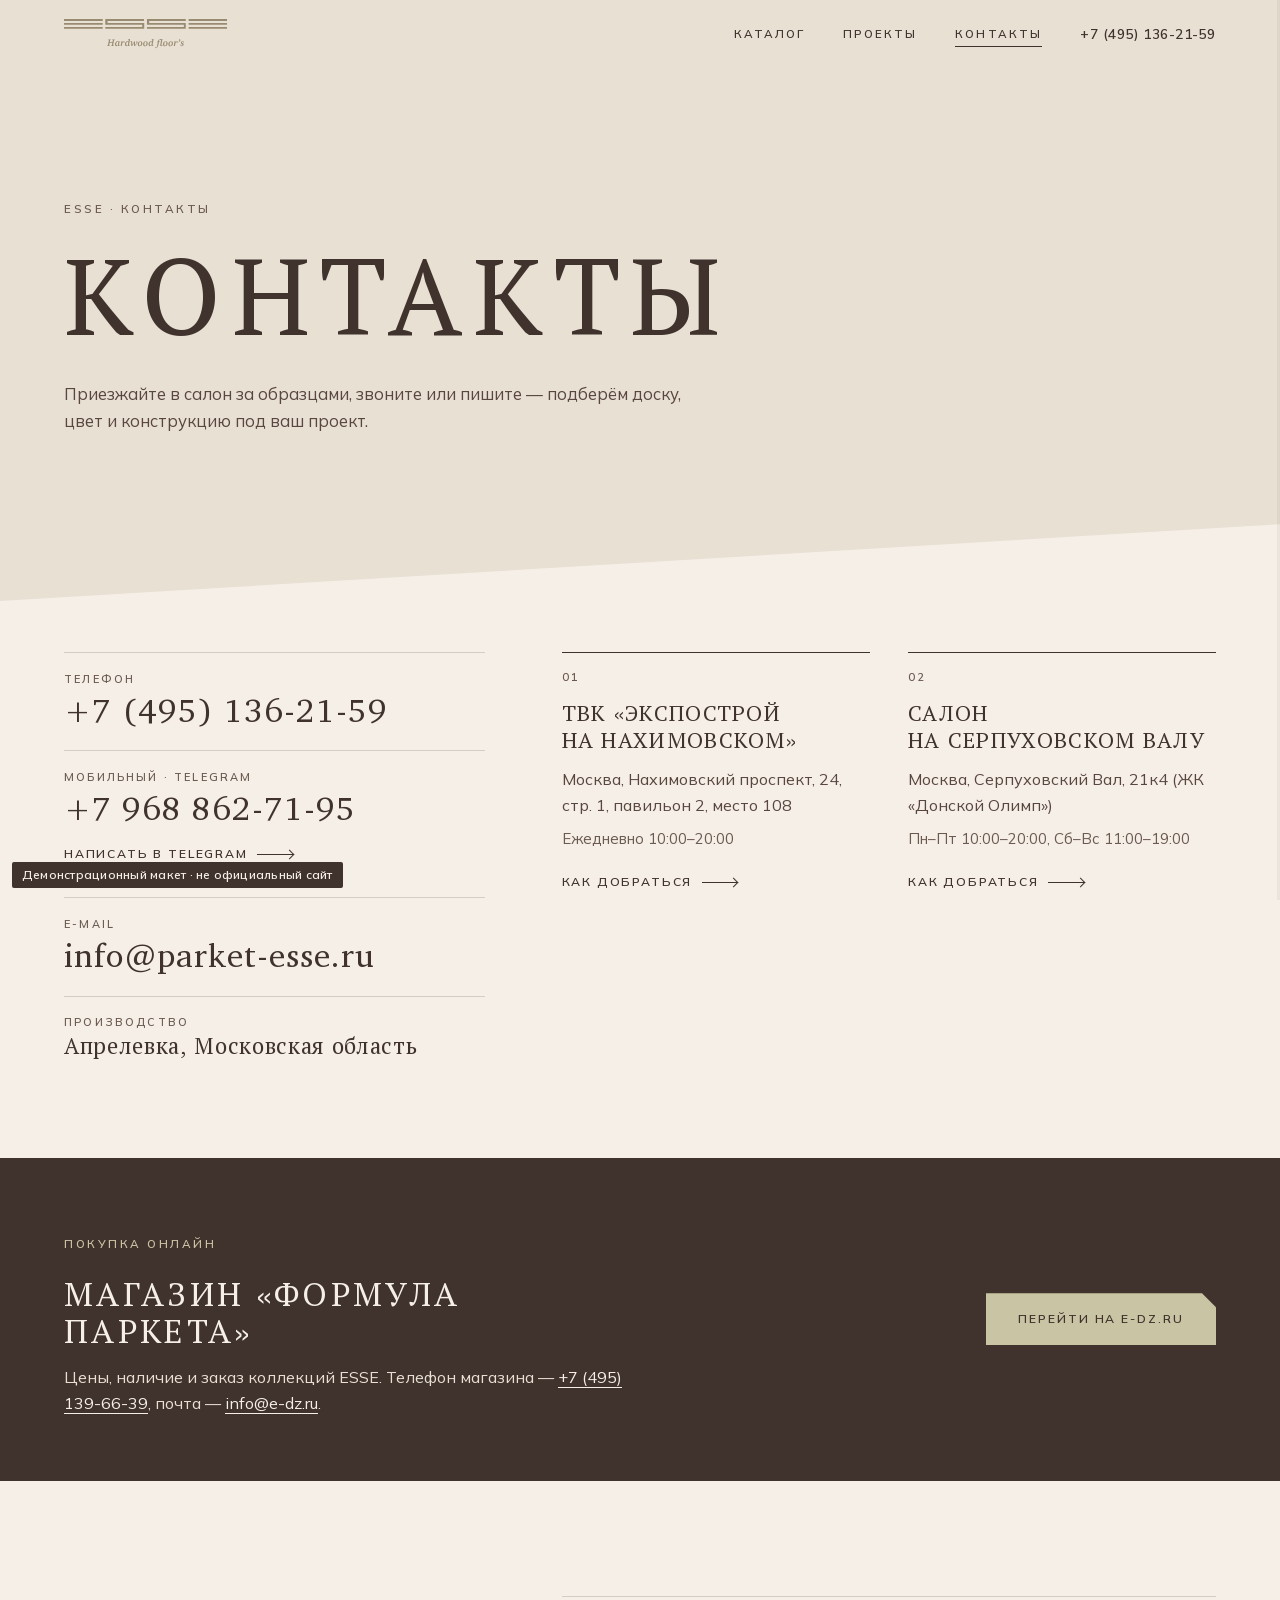
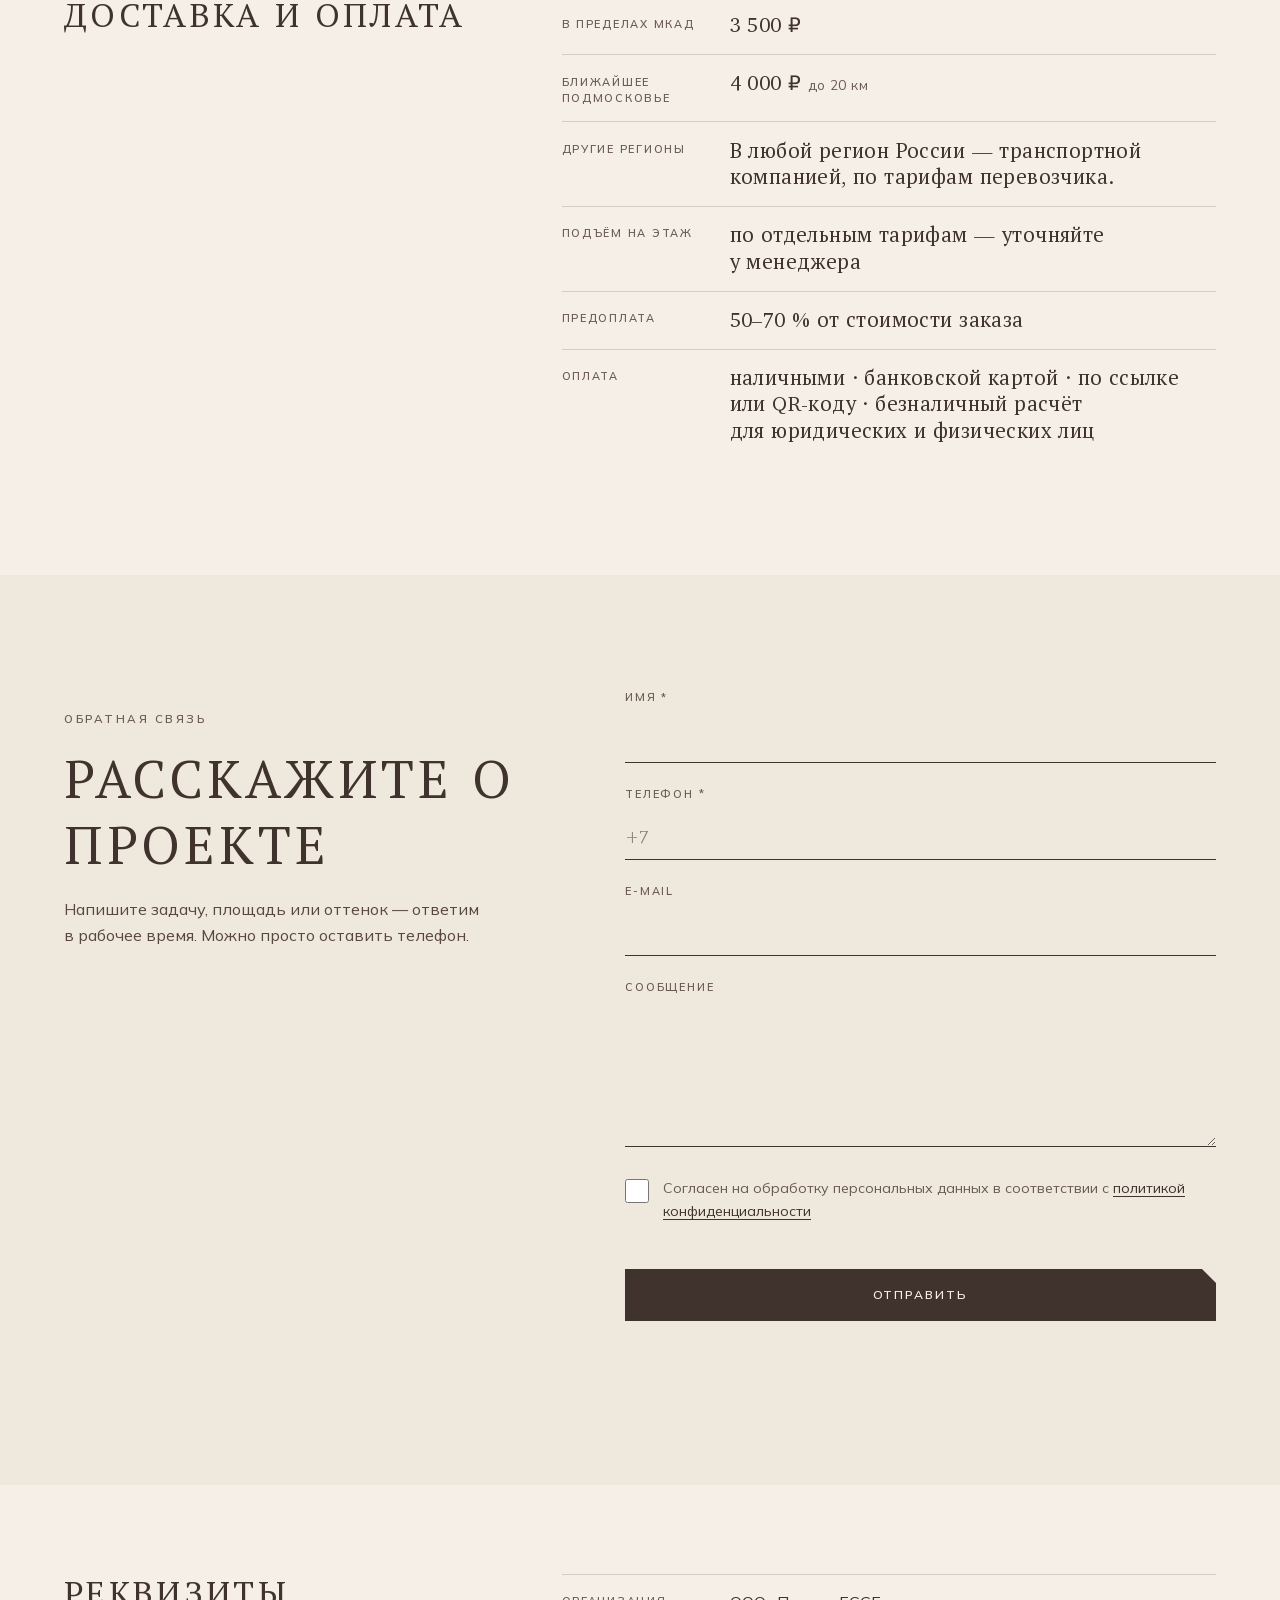
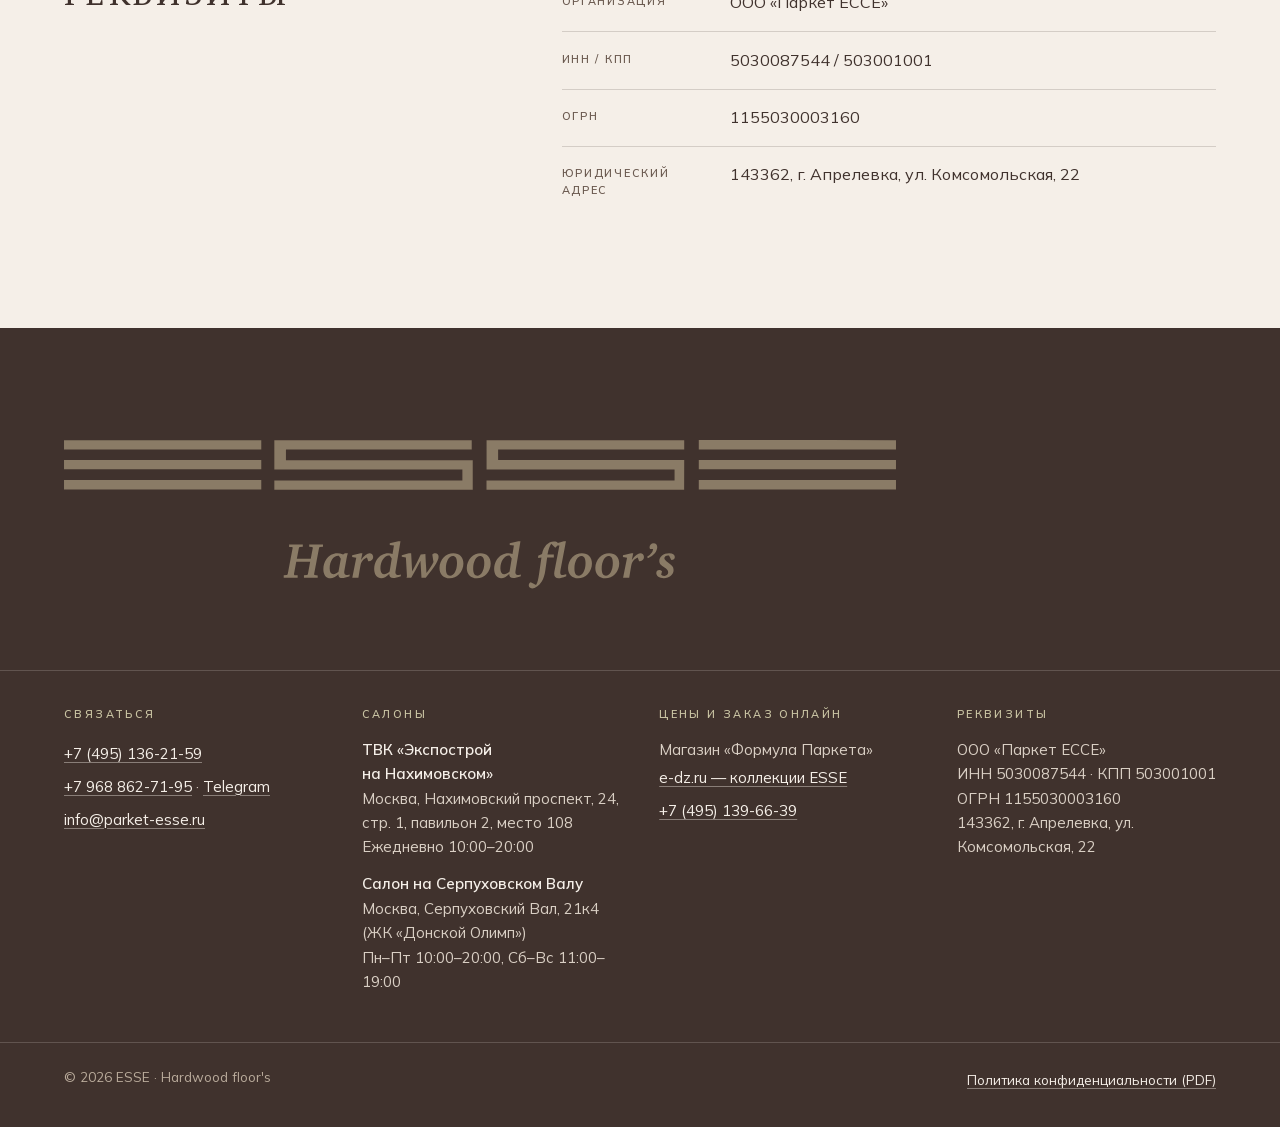
<file: contacts.html>
<!doctype html>
<html lang="ru">
<head>
<meta charset="utf-8">
<meta name="viewport" content="width=device-width, initial-scale=1, viewport-fit=cover">
<title>Контакты ESSE — салоны в Москве, доставка и оплата</title>
<meta name="description" content="Салоны ESSE в Москве: Нахимовский проспект и Серпуховский Вал. Телефоны, e-mail, доставка, оплата, реквизиты и форма обратной связи.">
<link rel="canonical" href="https://parket-esse.ru/contacts.html">
<meta name="theme-color" content="#E9E0D4">
<meta property="og:type" content="website">
<meta property="og:locale" content="ru_RU">
<meta property="og:site_name" content="ESSE">
<meta property="og:title" content="Контакты ESSE — салоны в Москве, доставка и оплата">
<meta property="og:description" content="Салоны ESSE в Москве: Нахимовский проспект и Серпуховский Вал. Телефоны, e-mail, доставка, оплата, реквизиты и форма обратной связи.">
<meta property="og:url" content="https://parket-esse.ru/contacts.html">
<meta property="og:image" content="https://parket-esse.ru/assets/img/og.jpg">
<meta property="og:image:width" content="1200">
<meta property="og:image:height" content="630">
<meta name="twitter:card" content="summary_large_image">
<link rel="icon" href="assets/favicon.svg" type="image/svg+xml">
<link rel="preload" href="assets/fonts/PTSerif-cyrillic.woff2" as="font" type="font/woff2" crossorigin>
<link rel="preload" href="assets/fonts/Mulish-400.woff2" as="font" type="font/woff2" crossorigin>
<script>(function(d){d.classList.add('js');try{if(matchMedia('(prefers-reduced-motion: reduce)').matches||/[?&]rm=1/.test(location.search))d.classList.add('rm')}catch(e){}setTimeout(function(){if(!d.classList.contains('ready'))d.classList.add('fallback')},4000)})(document.documentElement)</script>
<link rel="stylesheet" href="assets/css/main.css">

<script type="application/ld+json">{"@context": "https://schema.org", "@graph": [{"@type": "Organization", "@id": "https://parket-esse.ru/#org", "name": "ESSE", "legalName": "ООО «Паркет ЕССЕ»", "url": "https://parket-esse.ru/", "logo": "https://parket-esse.ru/assets/logo.svg", "email": "info@parket-esse.ru", "telephone": "+74951362159", "taxID": "5030087544", "address": {"@type": "PostalAddress", "postalCode": "143362", "addressLocality": "Апрелевка", "streetAddress": "ул. Комсомольская, 22", "addressCountry": "RU"}, "location": [{"@type": "Place", "name": "ТВК «Экспострой на Нахимовском»", "address": {"@type": "PostalAddress", "addressLocality": "Москва", "streetAddress": "Нахимовский проспект, 24, стр. 1, павильон 2, место 108", "addressCountry": "RU"}}, {"@type": "Place", "name": "Салон на Серпуховском Валу", "address": {"@type": "PostalAddress", "addressLocality": "Москва", "streetAddress": "Серпуховский Вал, 21к4 (ЖК «Донской Олимп»)", "addressCountry": "RU"}}], "sameAs": ["https://e-dz.ru/"]}, {"@type": "WebSite", "@id": "https://parket-esse.ru/#site", "url": "https://parket-esse.ru/", "name": "ESSE", "inLanguage": "ru-RU", "publisher": {"@id": "https://parket-esse.ru/#org"}}]}</script>

<meta name="robots" content="noindex,nofollow"></head>
<body class="inner"><div data-demo-note style="position:fixed;left:12px;bottom:12px;z-index:9999;pointer-events:none;font:600 12px/1.3 Mulish,system-ui,sans-serif;letter-spacing:.02em;color:#F5EFE8;background:#40322D;padding:5px 10px;border-radius:2px">Демонстрационный макет · не официальный сайт</div>
<a class="skip" href="#main">К содержанию</a>
<header class="site-header" data-header>
  <div class="site-header__in">
    <a class="logo" href="index.html" aria-label="ESSE — на главную"><svg class="logo__svg" viewBox="0 0 245 45" xmlns="http://www.w3.org/2000/svg" role="img" aria-label="ESSE — Hardwood floor's" focusable="false"> <path d="M66.2898 30.7683H70.3224V31.4697L69.3727 31.5427L69.1828 31.7327L68.5691 35.0055H72.6602L73.2738 31.7619L73.0839 31.5427L72.2072 31.455V30.7683H76.2691V31.4697L75.3048 31.5427L75.1148 31.7327L73.6391 39.5495L73.7706 39.7687L74.7057 39.8709V40.5723H70.6585V39.8563L71.579 39.7687L71.8128 39.5495L72.4849 35.8822H68.3938L67.7071 39.5495L67.8678 39.7979L68.8029 39.8563V40.5723H64.6972V39.8563L65.6323 39.7833L65.8661 39.5495L67.3418 31.7619L67.1957 31.5427L66.2898 31.4843V30.7683ZM82.7251 33.3691H83.5871C83.4994 33.6321 83.3095 34.3772 83.0903 35.5899L82.652 37.9569C82.5643 38.4391 82.5205 38.7897 82.5205 38.9797C82.5205 39.4764 82.7981 39.7687 83.1342 39.7687C83.4264 39.7687 83.7478 39.7102 84.0985 39.6079V40.1485C83.178 40.4846 82.4475 40.6599 81.8922 40.6599C81.1763 40.6599 80.7964 40.2947 80.7964 39.5933V39.5203C79.9782 40.2947 79.1892 40.6892 78.4733 40.6892C77.1583 40.6892 76.3693 39.7102 76.3693 38.03C76.3693 36.978 76.6615 36.0137 77.246 35.1224C77.9765 34.012 79.1892 33.3545 80.4896 33.3545C81.0302 33.3545 81.5854 33.486 82.1845 33.7197L82.7251 33.3691ZM80.9279 34.0704C80.8695 34.0704 80.811 34.0558 80.738 34.0558C79.3792 34.0558 78.2395 35.6045 78.2395 37.8254C78.2395 38.9358 78.634 39.5057 79.3499 39.5057C79.8029 39.5057 80.2704 39.2719 80.8256 38.819L81.5124 34.9471L80.9279 34.0704ZM87.3606 33.3691H87.872L87.4629 35.3269C88.398 34.0266 89.2746 33.3837 89.9614 33.3837C90.5896 33.3837 91.0426 33.8074 91.0426 34.4503C91.0426 35.1516 90.4873 35.6922 89.6253 35.6922H89.5961L89.2016 34.5818C88.0181 35.0786 87.4775 35.8822 87.2583 37.1825L86.6885 40.5723H84.8914L86.0602 34.6402L84.8475 34.4649V33.9681L87.3606 33.3691ZM98.4681 29.8186H99.0818L97.723 37.9569C97.6353 38.4975 97.5915 38.8482 97.5915 39.0235C97.5915 39.4764 97.8691 39.7687 98.2051 39.7687C98.4973 39.7687 98.8334 39.7102 99.184 39.6079V40.1485C98.2636 40.4846 97.5184 40.6599 96.9632 40.6599C96.145 40.6599 95.7797 40.2947 95.7797 39.4911V39.4472C94.9469 40.28 94.1579 40.6892 93.4127 40.6892C92.2146 40.6892 91.338 39.6664 91.338 37.9861C91.338 36.978 91.6156 36.0137 92.1416 35.1954C92.916 33.9973 94.1433 33.3252 95.5459 33.3252C95.9112 33.3252 96.3203 33.4129 96.744 33.5736L97.1531 31.0752L95.9258 30.8852V30.3884L98.4681 29.8186ZM95.8966 34.012C95.7943 33.9973 95.692 33.9827 95.6044 33.9827C94.4355 33.9827 93.179 35.6192 93.179 37.8108C93.179 38.9066 93.6173 39.5203 94.2894 39.5203C94.7423 39.5203 95.2975 39.2427 95.882 38.7021L96.5102 34.8886L95.8966 34.012ZM101.553 33.3545H102.225L102.517 38.6875C103.437 36.9926 104.299 35.3416 105.045 33.6905L106.418 33.5736C106.476 34.9178 106.579 36.7734 106.739 39.1842C107.777 37.8108 108.463 36.7296 108.8 35.9406L108.449 33.749C108.697 33.486 109.004 33.3691 109.355 33.3691C109.925 33.3691 110.304 33.7782 110.304 34.3918C110.304 35.5899 108.946 37.5332 106.52 40.5723H105.264L104.971 35.5315C104.08 37.2556 103.174 38.9358 102.239 40.5723H100.866L100.997 40.1193L100.676 34.5672L99.4631 34.3918V33.9097L101.553 33.3545ZM114.648 33.3691C116.474 33.3691 117.614 34.538 117.614 36.3789C117.614 37.5624 117.161 38.7167 116.343 39.5641C115.612 40.3239 114.618 40.733 113.537 40.733C111.711 40.733 110.571 39.5495 110.571 37.6939C110.571 36.5543 111.039 35.3854 111.842 34.5526C112.573 33.7928 113.581 33.3691 114.648 33.3691ZM114.458 34.1288C113.406 34.1288 112.456 35.6338 112.456 37.9277C112.456 39.2719 112.894 39.9732 113.698 39.9732C114.779 39.9732 115.729 38.4537 115.729 36.2182C115.729 34.8156 115.305 34.1288 114.458 34.1288ZM122.681 33.3691C124.507 33.3691 125.647 34.538 125.647 36.3789C125.647 37.5624 125.194 38.7167 124.376 39.5641C123.645 40.3239 122.652 40.733 121.57 40.733C119.744 40.733 118.604 39.5495 118.604 37.6939C118.604 36.5543 119.072 35.3854 119.876 34.5526C120.606 33.7928 121.614 33.3691 122.681 33.3691ZM122.491 34.1288C121.439 34.1288 120.489 35.6338 120.489 37.9277C120.489 39.2719 120.928 39.9732 121.731 39.9732C122.812 39.9732 123.762 38.4537 123.762 36.2182C123.762 34.8156 123.338 34.1288 122.491 34.1288ZM133.797 29.8186H134.411L133.052 37.9569C132.964 38.4975 132.92 38.8482 132.92 39.0235C132.92 39.4764 133.198 39.7687 133.534 39.7687C133.826 39.7687 134.162 39.7102 134.513 39.6079V40.1485C133.592 40.4846 132.847 40.6599 132.292 40.6599C131.474 40.6599 131.108 40.2947 131.108 39.4911V39.4472C130.276 40.28 129.487 40.6892 128.742 40.6892C127.543 40.6892 126.667 39.6664 126.667 37.9861C126.667 36.978 126.944 36.0137 127.47 35.1954C128.245 33.9973 129.472 33.3252 130.875 33.3252C131.24 33.3252 131.649 33.4129 132.073 33.5736L132.482 31.0752L131.255 30.8852V30.3884L133.797 29.8186ZM131.225 34.012C131.123 33.9973 131.021 33.9827 130.933 33.9827C129.764 33.9827 128.508 35.6192 128.508 37.8108C128.508 38.9066 128.946 39.5203 129.618 39.5203C130.071 39.5203 130.626 39.2427 131.211 38.7021L131.839 34.8886L131.225 34.012ZM147.182 29.8186H147.81C147.708 30.3154 147.664 30.6076 147.649 30.6807L146.29 37.84C146.188 38.3952 146.13 38.7897 146.13 39.0381C146.13 39.5495 146.363 39.7833 146.845 39.7833C147.035 39.7833 147.386 39.7102 147.897 39.5495V40.1193C146.831 40.543 146.056 40.7038 145.662 40.7038C144.771 40.7038 144.347 40.28 144.347 39.3888C144.347 39.0381 144.435 38.5706 144.552 37.9569L145.881 31.0752L145.326 31.0313L144.668 31.7327L143.485 30.5492C143.061 31.0605 142.667 32.1418 142.375 33.749H144.245V34.5964H142.272L141.732 38.4245C141.542 39.7394 141.235 40.7914 140.68 41.6681C139.847 42.9831 138.751 43.699 137.86 43.699C137.275 43.699 136.852 43.3045 136.852 42.7931C136.852 42.384 137.056 42.048 137.436 41.8726L138.999 42.7055C139.482 42.0334 139.701 40.8207 139.949 39.082L140.592 34.611L139.628 34.7279V34.085L140.767 33.5882C141.176 31.2651 142.681 29.8625 144.259 29.8625C144.8 29.8625 145.18 30.0086 145.428 30.3008L147.182 29.8186ZM152.502 33.3691C154.328 33.3691 155.468 34.538 155.468 36.3789C155.468 37.5624 155.015 38.7167 154.197 39.5641C153.466 40.3239 152.473 40.733 151.392 40.733C149.565 40.733 148.426 39.5495 148.426 37.6939C148.426 36.5543 148.893 35.3854 149.697 34.5526C150.427 33.7928 151.435 33.3691 152.502 33.3691ZM152.312 34.1288C151.26 34.1288 150.31 35.6338 150.31 37.9277C150.31 39.2719 150.749 39.9732 151.552 39.9732C152.633 39.9732 153.583 38.4537 153.583 36.2182C153.583 34.8156 153.159 34.1288 152.312 34.1288ZM160.535 33.3691C162.361 33.3691 163.501 34.538 163.501 36.3789C163.501 37.5624 163.048 38.7167 162.23 39.5641C161.499 40.3239 160.506 40.733 159.425 40.733C157.598 40.733 156.459 39.5495 156.459 37.6939C156.459 36.5543 156.926 35.3854 157.73 34.5526C158.46 33.7928 159.469 33.3691 160.535 33.3691ZM160.345 34.1288C159.293 34.1288 158.343 35.6338 158.343 37.9277C158.343 39.2719 158.782 39.9732 159.585 39.9732C160.667 39.9732 161.616 38.4537 161.616 36.2182C161.616 34.8156 161.193 34.1288 160.345 34.1288ZM167.107 33.3691H167.619L167.209 35.3269C168.145 34.0266 169.021 33.3837 169.708 33.3837C170.336 33.3837 170.789 33.8074 170.789 34.4503C170.789 35.1516 170.234 35.6922 169.372 35.6922H169.343L168.948 34.5818C167.765 35.0786 167.224 35.8822 167.005 37.1825L166.435 40.5723H164.638L165.807 34.6402L164.594 34.4649V33.9681L167.107 33.3691ZM171.947 34.8009L171.713 34.3626C172.823 33.749 173.422 32.9892 173.466 32.1271H172.589C172.487 31.9664 172.429 31.7911 172.429 31.6012C172.429 30.9144 172.94 30.3738 173.627 30.3738C174.284 30.3738 174.693 30.8122 174.693 31.5281C174.693 32.7262 173.729 34.085 171.947 34.8009ZM176.107 38.6144L175.844 39.681C176.18 39.9148 176.501 40.0317 176.823 40.0317C177.466 40.0317 177.919 39.5787 177.919 38.9797C177.919 38.2345 177.393 37.9569 176.706 37.4894C175.8 36.8611 175.303 36.4228 175.303 35.7068C175.303 34.4065 176.531 33.3691 178.196 33.3691C179.263 33.3691 179.877 33.8074 179.877 34.4503C179.877 34.9617 179.482 35.3269 178.839 35.3562L178.152 34.0412C178.05 34.0266 177.948 34.012 177.86 34.012C177.232 34.012 176.794 34.3918 176.794 34.8448C176.794 35.2831 177.232 35.6338 177.963 36.1598C178.912 36.8465 179.511 37.2994 179.511 38.293C179.511 39.6079 178.299 40.7038 176.633 40.7038C175.289 40.7038 174.412 40.0317 174.412 39.1842C174.412 38.6436 174.777 38.2783 175.289 38.2783C175.61 38.2783 175.873 38.3952 176.107 38.6144Z" fill="currentColor" /> <path fill-rule="evenodd" clip-rule="evenodd" d="M0 2.81852H58.0905V0.0859375C38.7208 0.0859375 19.3573 0.0859375 0 0.0859375V2.81852Z" fill="currentColor" /> <path fill-rule="evenodd" clip-rule="evenodd" d="M0 8.63588C19.3697 8.63588 38.7332 8.63588 58.0905 8.63588V5.92188C38.7208 5.92188 19.3573 5.92188 0 5.92188V8.63588Z" fill="currentColor" /> <path fill-rule="evenodd" clip-rule="evenodd" d="M0 14.5656C19.3697 14.5656 38.7332 14.5656 58.0905 14.5656V11.8145C38.7208 11.8145 19.3573 11.8145 0 11.8145V14.5656Z" fill="currentColor" /> <path fill-rule="evenodd" clip-rule="evenodd" d="M186.928 0.0117188V2.81864H245V0.0860622C225.655 0.0612769 206.297 0.036504 186.928 0.0117188Z" fill="currentColor" /> <path fill-rule="evenodd" clip-rule="evenodd" d="M186.928 8.63588C206.273 8.63588 225.63 8.63588 245 8.63588V5.92188C225.655 5.92188 206.297 5.92188 186.928 5.92188V8.63588Z" fill="currentColor" /> <path fill-rule="evenodd" clip-rule="evenodd" d="M186.928 14.5656C206.273 14.5656 225.63 14.5656 245 14.5656V11.8145C225.655 11.8145 206.297 11.8145 186.928 11.8145V14.5656Z" fill="currentColor" /> <path fill-rule="evenodd" clip-rule="evenodd" d="M120.361 5.94145C120.249 5.94145 120.063 5.94145 120.063 5.94145C101.821 5.94145 83.5855 5.94145 65.3559 5.94145V2.81852H120.063V0.0859375C100.669 0.0859375 81.2929 0.0859375 61.9355 0.0859375V2.81852V5.99724V8.71122C80.4006 8.71122 98.8595 8.71122 117.312 8.71122V11.8899C98.8347 11.8899 80.3758 11.8899 61.9355 11.8899V14.6411C81.3238 14.6411 120.249 14.6411 120.361 14.6411V5.94145Z" fill="currentColor" /> <path fill-rule="evenodd" clip-rule="evenodd" d="M182.637 6.01582V5.92287C164.401 5.92287 146.091 5.92287 127.836 5.92287V2.81852H182.637V0.0859375C163.255 0.0859375 143.854 0.0859375 124.435 0.0859375V2.81852V5.99724V8.71122C142.9 8.71122 161.352 8.71122 179.793 8.71122C179.793 9.80797 179.793 10.8118 179.793 11.8899C161.315 11.8899 142.856 11.8899 124.416 11.8899V14.6411C143.811 14.6411 163.211 14.6411 182.618 14.6411L182.637 6.01582Z" fill="currentColor" /> </svg></a>
    <nav class="nav" aria-label="Основное">
      <a href="catalog.html">Каталог</a>
      <a href="projects.html">Проекты</a>
      <a href="contacts.html" aria-current="page">Контакты</a>
    </nav>
    <a class="phone" href="tel:+74951362159">+7 (495) 136-21-59</a>
    <button class="burger" type="button" aria-expanded="false" aria-controls="menu" data-burger>
      <span class="sr">Меню</span><span class="burger__l" aria-hidden="true"></span><span class="burger__l" aria-hidden="true"></span>
    </button>
  </div>
</header>
<div class="menu" id="menu" data-menu hidden>
  <nav class="menu__nav" aria-label="Мобильное меню">
    <a href="index.html" style="--i:0"><span>Главная</span></a>
    <a href="catalog.html" style="--i:1"><span>Каталог</span></a>
    <a href="projects.html" style="--i:2"><span>Проекты</span></a>
    <a href="contacts.html" style="--i:3" aria-current="page"><span>Контакты</span></a>
  </nav>
  <div class="menu__foot" style="--i:4">
    <a href="tel:+74951362159">+7 (495) 136-21-59</a>
    <a href="mailto:info@parket-esse.ru">info@parket-esse.ru</a>
    <a href="https://t.me/+79688627195" rel="noopener">Telegram +7 968 862-71-95</a>
  </div>
</div>
<div class="rail" aria-hidden="true"><i data-rail></i></div>

<main id="main">

<section class="phead" aria-labelledby="h1">
  <div class="wrap">
    <p class="kicker" data-reveal>ESSE · Контакты</p>
    <h1 class="phead__title" id="h1" data-lines>Контакты</h1>
    <p class="phead__lead" data-reveal>Приезжайте в салон за образцами, звоните или пишите — подберём доску, цвет и конструкцию под ваш проект.</p>
  </div>
</section>

<section class="cont" aria-label="Как связаться">
  <div class="wrap cont__grid">
    <div class="cont__main">
      <ul class="cont__list">
        <li data-reveal><span class="cont__k">Телефон</span><a class="cont__v" href="tel:+74951362159">+7 (495) 136-21-59</a></li>
        <li data-reveal style="--d:60ms"><span class="cont__k">Мобильный · Telegram</span><a class="cont__v" href="tel:+79688627195">+7 968 862-71-95</a> <a class="link-arrow" href="https://t.me/+79688627195" rel="noopener">Написать в Telegram</a></li>
        <li data-reveal style="--d:120ms"><span class="cont__k">E-mail</span><a class="cont__v" href="mailto:info@parket-esse.ru">info@parket-esse.ru</a></li>
        <li data-reveal style="--d:180ms"><span class="cont__k">Производство</span><span class="cont__v cont__v--txt">Апрелевка, Московская область</span></li>
      </ul>
    </div>
    <div class="cont__salons">
      <article class="salon" data-reveal style="--d:80ms">
  <p class="salon__n" aria-hidden="true">01</p>
  <h3 class="salon__name">ТВК «Экспострой на Нахимовском»</h3>
  <p class="salon__addr">Москва, Нахимовский проспект, 24, стр. 1, павильон 2, место 108</p>
  <p class="salon__hours">Ежедневно 10:00–20:00</p>
  <a class="link-arrow" href="https://yandex.ru/maps/?text=%D0%9C%D0%BE%D1%81%D0%BA%D0%B2%D0%B0%2C%20%D0%9D%D0%B0%D1%85%D0%B8%D0%BC%D0%BE%D0%B2%D1%81%D0%BA%D0%B8%D0%B9%20%D0%BF%D1%80%D0%BE%D1%81%D0%BF%D0%B5%D0%BA%D1%82%2C%2024%D1%811" target="_blank" rel="noopener">Как добраться<span class="sr"> до салона «ТВК «Экспострой на Нахимовском»»</span></a>
</article>
<article class="salon" data-reveal style="--d:160ms">
  <p class="salon__n" aria-hidden="true">02</p>
  <h3 class="salon__name">Салон на Серпуховском Валу</h3>
  <p class="salon__addr">Москва, Серпуховский Вал, 21к4 (ЖК «Донской Олимп»)</p>
  <p class="salon__hours">Пн–Пт 10:00–20:00, Сб–Вс 11:00–19:00</p>
  <a class="link-arrow" href="https://yandex.ru/maps/?text=%D0%9C%D0%BE%D1%81%D0%BA%D0%B2%D0%B0%2C%20%D0%A1%D0%B5%D1%80%D0%BF%D1%83%D1%85%D0%BE%D0%B2%D1%81%D0%BA%D0%B8%D0%B9%20%D0%92%D0%B0%D0%BB%2C%2021%D0%BA4" target="_blank" rel="noopener">Как добраться<span class="sr"> до салона «Салон на Серпуховском Валу»</span></a>
</article>
    </div>
  </div>
</section>

<section class="shopline" aria-labelledby="shop-h">
  <div class="wrap shopline__in" data-reveal>
    <div>
      <p class="kicker">Покупка онлайн</p>
      <h2 class="h2 h2--sm" id="shop-h">Магазин «Формула Паркета»</h2>
      <p>Цены, наличие и заказ коллекций ESSE. Телефон магазина — <a href="tel:+74951396639">+7 (495) 139-66-39</a>, почта — <a href="mailto:info@e-dz.ru">info@e-dz.ru</a>.</p>
    </div>
    <a class="btn" href="https://e-dz.ru/brands/esse/" rel="noopener"><span>Перейти на e-dz.ru</span></a>
  </div>
</section>

<section class="deliv" id="dostavka" aria-labelledby="deliv-h">
  <div class="wrap deliv__grid">
    <div>
      <h2 class="h2 h2--sm" id="deliv-h" data-lines>Доставка и оплата</h2>
    </div>
    <dl class="dl dl--lg">
      <div data-reveal><dt>В пределах МКАД</dt><dd>3 500 ₽</dd></div>
      <div data-reveal><dt>Ближайшее Подмосковье</dt><dd>4 000 ₽ <small>до 20 км</small></dd></div>
      <div data-reveal><dt>Другие регионы</dt><dd>В любой регион России — транспортной компанией, по тарифам перевозчика.</dd></div>
      <div data-reveal><dt>Подъём на этаж</dt><dd>по отдельным тарифам — уточняйте у менеджера</dd></div>
      <div data-reveal><dt>Предоплата</dt><dd>50–70 % от стоимости заказа</dd></div>
      <div data-reveal><dt>Оплата</dt><dd>наличными · банковской картой · по ссылке или QR-коду · безналичный расчёт для юридических и физических лиц</dd></div>
    </dl>
  </div>
</section>

<section class="formsec" id="forma" aria-labelledby="form-h">
  <div class="wrap formsec__grid">
    <div class="formsec__copy">
      <p class="kicker" data-reveal>Обратная связь</p>
      <h2 class="h2" id="form-h" data-lines>Расскажите о проекте</h2>
      <p data-reveal>Напишите задачу, площадь или оттенок — ответим в рабочее время. Можно просто оставить телефон.</p>
    </div>
    <form class="form" data-form data-endpoint="" data-email="info@parket-esse.ru" novalidate>
      <div class="field">
        <label for="f-name">Имя <span class="req" aria-hidden="true">*</span></label>
        <input id="f-name" name="name" type="text" autocomplete="name" required>
      </div>
      <div class="field">
        <label for="f-phone">Телефон <span class="req" aria-hidden="true">*</span></label>
        <input id="f-phone" name="phone" type="tel" inputmode="tel" autocomplete="tel" placeholder="+7" required>
      </div>
      <div class="field">
        <label for="f-email">E-mail</label>
        <input id="f-email" name="email" type="email" autocomplete="email">
      </div>
      <div class="field">
        <label for="f-msg">Сообщение</label>
        <textarea id="f-msg" name="message" rows="4"></textarea>
      </div>
      <label class="check">
        <input type="checkbox" name="consent" required>
        <span>Согласен на обработку персональных данных в соответствии с <a href="https://parket-esse.ru/wp-content/themes/esse/files/politic.pdf" rel="noopener">политикой конфиденциальности</a></span>
      </label>
      <button class="btn btn--solid" type="submit"><span>Отправить</span></button>
      <p class="form__status" role="status" aria-live="polite" data-form-status></p>
    </form>
  </div>
</section>

<section class="req" aria-labelledby="req-h">
  <div class="wrap req__grid">
    <h2 class="h2 h2--sm" id="req-h">Реквизиты</h2>
    <dl class="dl">
      <div><dt>Организация</dt><dd>ООО «Паркет ЕССЕ»</dd></div>
      <div><dt>ИНН / КПП</dt><dd>5030087544 / 503001001</dd></div>
      <div><dt>ОГРН</dt><dd>1155030003160</dd></div>
      <div><dt>Юридический адрес</dt><dd>143362, г. Апрелевка, ул. Комсомольская, 22</dd></div>
    </dl>
  </div>
</section>

</main>
<footer class="foot" aria-labelledby="foot-h">
  <h2 class="sr" id="foot-h">Контакты и реквизиты</h2>
  <div class="foot__mark" aria-hidden="true" data-reveal="mark"><svg class="logo__svg" viewBox="0 0 245 45" xmlns="http://www.w3.org/2000/svg" role="img" aria-label="ESSE — Hardwood floor's" focusable="false"> <path d="M66.2898 30.7683H70.3224V31.4697L69.3727 31.5427L69.1828 31.7327L68.5691 35.0055H72.6602L73.2738 31.7619L73.0839 31.5427L72.2072 31.455V30.7683H76.2691V31.4697L75.3048 31.5427L75.1148 31.7327L73.6391 39.5495L73.7706 39.7687L74.7057 39.8709V40.5723H70.6585V39.8563L71.579 39.7687L71.8128 39.5495L72.4849 35.8822H68.3938L67.7071 39.5495L67.8678 39.7979L68.8029 39.8563V40.5723H64.6972V39.8563L65.6323 39.7833L65.8661 39.5495L67.3418 31.7619L67.1957 31.5427L66.2898 31.4843V30.7683ZM82.7251 33.3691H83.5871C83.4994 33.6321 83.3095 34.3772 83.0903 35.5899L82.652 37.9569C82.5643 38.4391 82.5205 38.7897 82.5205 38.9797C82.5205 39.4764 82.7981 39.7687 83.1342 39.7687C83.4264 39.7687 83.7478 39.7102 84.0985 39.6079V40.1485C83.178 40.4846 82.4475 40.6599 81.8922 40.6599C81.1763 40.6599 80.7964 40.2947 80.7964 39.5933V39.5203C79.9782 40.2947 79.1892 40.6892 78.4733 40.6892C77.1583 40.6892 76.3693 39.7102 76.3693 38.03C76.3693 36.978 76.6615 36.0137 77.246 35.1224C77.9765 34.012 79.1892 33.3545 80.4896 33.3545C81.0302 33.3545 81.5854 33.486 82.1845 33.7197L82.7251 33.3691ZM80.9279 34.0704C80.8695 34.0704 80.811 34.0558 80.738 34.0558C79.3792 34.0558 78.2395 35.6045 78.2395 37.8254C78.2395 38.9358 78.634 39.5057 79.3499 39.5057C79.8029 39.5057 80.2704 39.2719 80.8256 38.819L81.5124 34.9471L80.9279 34.0704ZM87.3606 33.3691H87.872L87.4629 35.3269C88.398 34.0266 89.2746 33.3837 89.9614 33.3837C90.5896 33.3837 91.0426 33.8074 91.0426 34.4503C91.0426 35.1516 90.4873 35.6922 89.6253 35.6922H89.5961L89.2016 34.5818C88.0181 35.0786 87.4775 35.8822 87.2583 37.1825L86.6885 40.5723H84.8914L86.0602 34.6402L84.8475 34.4649V33.9681L87.3606 33.3691ZM98.4681 29.8186H99.0818L97.723 37.9569C97.6353 38.4975 97.5915 38.8482 97.5915 39.0235C97.5915 39.4764 97.8691 39.7687 98.2051 39.7687C98.4973 39.7687 98.8334 39.7102 99.184 39.6079V40.1485C98.2636 40.4846 97.5184 40.6599 96.9632 40.6599C96.145 40.6599 95.7797 40.2947 95.7797 39.4911V39.4472C94.9469 40.28 94.1579 40.6892 93.4127 40.6892C92.2146 40.6892 91.338 39.6664 91.338 37.9861C91.338 36.978 91.6156 36.0137 92.1416 35.1954C92.916 33.9973 94.1433 33.3252 95.5459 33.3252C95.9112 33.3252 96.3203 33.4129 96.744 33.5736L97.1531 31.0752L95.9258 30.8852V30.3884L98.4681 29.8186ZM95.8966 34.012C95.7943 33.9973 95.692 33.9827 95.6044 33.9827C94.4355 33.9827 93.179 35.6192 93.179 37.8108C93.179 38.9066 93.6173 39.5203 94.2894 39.5203C94.7423 39.5203 95.2975 39.2427 95.882 38.7021L96.5102 34.8886L95.8966 34.012ZM101.553 33.3545H102.225L102.517 38.6875C103.437 36.9926 104.299 35.3416 105.045 33.6905L106.418 33.5736C106.476 34.9178 106.579 36.7734 106.739 39.1842C107.777 37.8108 108.463 36.7296 108.8 35.9406L108.449 33.749C108.697 33.486 109.004 33.3691 109.355 33.3691C109.925 33.3691 110.304 33.7782 110.304 34.3918C110.304 35.5899 108.946 37.5332 106.52 40.5723H105.264L104.971 35.5315C104.08 37.2556 103.174 38.9358 102.239 40.5723H100.866L100.997 40.1193L100.676 34.5672L99.4631 34.3918V33.9097L101.553 33.3545ZM114.648 33.3691C116.474 33.3691 117.614 34.538 117.614 36.3789C117.614 37.5624 117.161 38.7167 116.343 39.5641C115.612 40.3239 114.618 40.733 113.537 40.733C111.711 40.733 110.571 39.5495 110.571 37.6939C110.571 36.5543 111.039 35.3854 111.842 34.5526C112.573 33.7928 113.581 33.3691 114.648 33.3691ZM114.458 34.1288C113.406 34.1288 112.456 35.6338 112.456 37.9277C112.456 39.2719 112.894 39.9732 113.698 39.9732C114.779 39.9732 115.729 38.4537 115.729 36.2182C115.729 34.8156 115.305 34.1288 114.458 34.1288ZM122.681 33.3691C124.507 33.3691 125.647 34.538 125.647 36.3789C125.647 37.5624 125.194 38.7167 124.376 39.5641C123.645 40.3239 122.652 40.733 121.57 40.733C119.744 40.733 118.604 39.5495 118.604 37.6939C118.604 36.5543 119.072 35.3854 119.876 34.5526C120.606 33.7928 121.614 33.3691 122.681 33.3691ZM122.491 34.1288C121.439 34.1288 120.489 35.6338 120.489 37.9277C120.489 39.2719 120.928 39.9732 121.731 39.9732C122.812 39.9732 123.762 38.4537 123.762 36.2182C123.762 34.8156 123.338 34.1288 122.491 34.1288ZM133.797 29.8186H134.411L133.052 37.9569C132.964 38.4975 132.92 38.8482 132.92 39.0235C132.92 39.4764 133.198 39.7687 133.534 39.7687C133.826 39.7687 134.162 39.7102 134.513 39.6079V40.1485C133.592 40.4846 132.847 40.6599 132.292 40.6599C131.474 40.6599 131.108 40.2947 131.108 39.4911V39.4472C130.276 40.28 129.487 40.6892 128.742 40.6892C127.543 40.6892 126.667 39.6664 126.667 37.9861C126.667 36.978 126.944 36.0137 127.47 35.1954C128.245 33.9973 129.472 33.3252 130.875 33.3252C131.24 33.3252 131.649 33.4129 132.073 33.5736L132.482 31.0752L131.255 30.8852V30.3884L133.797 29.8186ZM131.225 34.012C131.123 33.9973 131.021 33.9827 130.933 33.9827C129.764 33.9827 128.508 35.6192 128.508 37.8108C128.508 38.9066 128.946 39.5203 129.618 39.5203C130.071 39.5203 130.626 39.2427 131.211 38.7021L131.839 34.8886L131.225 34.012ZM147.182 29.8186H147.81C147.708 30.3154 147.664 30.6076 147.649 30.6807L146.29 37.84C146.188 38.3952 146.13 38.7897 146.13 39.0381C146.13 39.5495 146.363 39.7833 146.845 39.7833C147.035 39.7833 147.386 39.7102 147.897 39.5495V40.1193C146.831 40.543 146.056 40.7038 145.662 40.7038C144.771 40.7038 144.347 40.28 144.347 39.3888C144.347 39.0381 144.435 38.5706 144.552 37.9569L145.881 31.0752L145.326 31.0313L144.668 31.7327L143.485 30.5492C143.061 31.0605 142.667 32.1418 142.375 33.749H144.245V34.5964H142.272L141.732 38.4245C141.542 39.7394 141.235 40.7914 140.68 41.6681C139.847 42.9831 138.751 43.699 137.86 43.699C137.275 43.699 136.852 43.3045 136.852 42.7931C136.852 42.384 137.056 42.048 137.436 41.8726L138.999 42.7055C139.482 42.0334 139.701 40.8207 139.949 39.082L140.592 34.611L139.628 34.7279V34.085L140.767 33.5882C141.176 31.2651 142.681 29.8625 144.259 29.8625C144.8 29.8625 145.18 30.0086 145.428 30.3008L147.182 29.8186ZM152.502 33.3691C154.328 33.3691 155.468 34.538 155.468 36.3789C155.468 37.5624 155.015 38.7167 154.197 39.5641C153.466 40.3239 152.473 40.733 151.392 40.733C149.565 40.733 148.426 39.5495 148.426 37.6939C148.426 36.5543 148.893 35.3854 149.697 34.5526C150.427 33.7928 151.435 33.3691 152.502 33.3691ZM152.312 34.1288C151.26 34.1288 150.31 35.6338 150.31 37.9277C150.31 39.2719 150.749 39.9732 151.552 39.9732C152.633 39.9732 153.583 38.4537 153.583 36.2182C153.583 34.8156 153.159 34.1288 152.312 34.1288ZM160.535 33.3691C162.361 33.3691 163.501 34.538 163.501 36.3789C163.501 37.5624 163.048 38.7167 162.23 39.5641C161.499 40.3239 160.506 40.733 159.425 40.733C157.598 40.733 156.459 39.5495 156.459 37.6939C156.459 36.5543 156.926 35.3854 157.73 34.5526C158.46 33.7928 159.469 33.3691 160.535 33.3691ZM160.345 34.1288C159.293 34.1288 158.343 35.6338 158.343 37.9277C158.343 39.2719 158.782 39.9732 159.585 39.9732C160.667 39.9732 161.616 38.4537 161.616 36.2182C161.616 34.8156 161.193 34.1288 160.345 34.1288ZM167.107 33.3691H167.619L167.209 35.3269C168.145 34.0266 169.021 33.3837 169.708 33.3837C170.336 33.3837 170.789 33.8074 170.789 34.4503C170.789 35.1516 170.234 35.6922 169.372 35.6922H169.343L168.948 34.5818C167.765 35.0786 167.224 35.8822 167.005 37.1825L166.435 40.5723H164.638L165.807 34.6402L164.594 34.4649V33.9681L167.107 33.3691ZM171.947 34.8009L171.713 34.3626C172.823 33.749 173.422 32.9892 173.466 32.1271H172.589C172.487 31.9664 172.429 31.7911 172.429 31.6012C172.429 30.9144 172.94 30.3738 173.627 30.3738C174.284 30.3738 174.693 30.8122 174.693 31.5281C174.693 32.7262 173.729 34.085 171.947 34.8009ZM176.107 38.6144L175.844 39.681C176.18 39.9148 176.501 40.0317 176.823 40.0317C177.466 40.0317 177.919 39.5787 177.919 38.9797C177.919 38.2345 177.393 37.9569 176.706 37.4894C175.8 36.8611 175.303 36.4228 175.303 35.7068C175.303 34.4065 176.531 33.3691 178.196 33.3691C179.263 33.3691 179.877 33.8074 179.877 34.4503C179.877 34.9617 179.482 35.3269 178.839 35.3562L178.152 34.0412C178.05 34.0266 177.948 34.012 177.86 34.012C177.232 34.012 176.794 34.3918 176.794 34.8448C176.794 35.2831 177.232 35.6338 177.963 36.1598C178.912 36.8465 179.511 37.2994 179.511 38.293C179.511 39.6079 178.299 40.7038 176.633 40.7038C175.289 40.7038 174.412 40.0317 174.412 39.1842C174.412 38.6436 174.777 38.2783 175.289 38.2783C175.61 38.2783 175.873 38.3952 176.107 38.6144Z" fill="currentColor" /> <path fill-rule="evenodd" clip-rule="evenodd" d="M0 2.81852H58.0905V0.0859375C38.7208 0.0859375 19.3573 0.0859375 0 0.0859375V2.81852Z" fill="currentColor" /> <path fill-rule="evenodd" clip-rule="evenodd" d="M0 8.63588C19.3697 8.63588 38.7332 8.63588 58.0905 8.63588V5.92188C38.7208 5.92188 19.3573 5.92188 0 5.92188V8.63588Z" fill="currentColor" /> <path fill-rule="evenodd" clip-rule="evenodd" d="M0 14.5656C19.3697 14.5656 38.7332 14.5656 58.0905 14.5656V11.8145C38.7208 11.8145 19.3573 11.8145 0 11.8145V14.5656Z" fill="currentColor" /> <path fill-rule="evenodd" clip-rule="evenodd" d="M186.928 0.0117188V2.81864H245V0.0860622C225.655 0.0612769 206.297 0.036504 186.928 0.0117188Z" fill="currentColor" /> <path fill-rule="evenodd" clip-rule="evenodd" d="M186.928 8.63588C206.273 8.63588 225.63 8.63588 245 8.63588V5.92188C225.655 5.92188 206.297 5.92188 186.928 5.92188V8.63588Z" fill="currentColor" /> <path fill-rule="evenodd" clip-rule="evenodd" d="M186.928 14.5656C206.273 14.5656 225.63 14.5656 245 14.5656V11.8145C225.655 11.8145 206.297 11.8145 186.928 11.8145V14.5656Z" fill="currentColor" /> <path fill-rule="evenodd" clip-rule="evenodd" d="M120.361 5.94145C120.249 5.94145 120.063 5.94145 120.063 5.94145C101.821 5.94145 83.5855 5.94145 65.3559 5.94145V2.81852H120.063V0.0859375C100.669 0.0859375 81.2929 0.0859375 61.9355 0.0859375V2.81852V5.99724V8.71122C80.4006 8.71122 98.8595 8.71122 117.312 8.71122V11.8899C98.8347 11.8899 80.3758 11.8899 61.9355 11.8899V14.6411C81.3238 14.6411 120.249 14.6411 120.361 14.6411V5.94145Z" fill="currentColor" /> <path fill-rule="evenodd" clip-rule="evenodd" d="M182.637 6.01582V5.92287C164.401 5.92287 146.091 5.92287 127.836 5.92287V2.81852H182.637V0.0859375C163.255 0.0859375 143.854 0.0859375 124.435 0.0859375V2.81852V5.99724V8.71122C142.9 8.71122 161.352 8.71122 179.793 8.71122C179.793 9.80797 179.793 10.8118 179.793 11.8899C161.315 11.8899 142.856 11.8899 124.416 11.8899V14.6411C143.811 14.6411 163.211 14.6411 182.618 14.6411L182.637 6.01582Z" fill="currentColor" /> </svg></div>
  <div class="foot__grid">
    <div class="foot__col" data-reveal>
      <p class="foot__h">Связаться</p>
      <p><a href="tel:+74951362159">+7 (495) 136-21-59</a><br>
         <a href="tel:+79688627195">+7 968 862-71-95</a> · <a href="https://t.me/+79688627195" rel="noopener">Telegram</a><br>
         <a href="mailto:info@parket-esse.ru">info@parket-esse.ru</a></p>
    </div>
    <div class="foot__col" data-reveal style="--d:80ms">
      <p class="foot__h">Салоны</p>
      <ul class="foot__list"><li><span class="foot__k">ТВК «Экспострой на Нахимовском»</span><br>Москва, Нахимовский проспект, 24, стр. 1, павильон 2, место 108<br>Ежедневно 10:00–20:00</li>
<li><span class="foot__k">Салон на Серпуховском Валу</span><br>Москва, Серпуховский Вал, 21к4 (ЖК «Донской Олимп»)<br>Пн–Пт 10:00–20:00, Сб–Вс 11:00–19:00</li></ul>
    </div>
    <div class="foot__col" data-reveal style="--d:160ms">
      <p class="foot__h">Цены и заказ онлайн</p>
      <p>Магазин «Формула Паркета»<br><a href="https://e-dz.ru/brands/esse/" rel="noopener">e-dz.ru — коллекции ESSE</a><br>
         <a href="tel:+74951396639">+7 (495) 139-66-39</a></p>
    </div>
    <div class="foot__col" data-reveal style="--d:240ms">
      <p class="foot__h">Реквизиты</p>
      <p>ООО «Паркет ЕССЕ»<br>ИНН 5030087544 · КПП 503001001<br>ОГРН 1155030003160<br>143362, г. Апрелевка, ул. Комсомольская, 22</p>
    </div>
  </div>
  <div class="foot__bar">
    <p>© 2026 ESSE · Hardwood floor's</p>
    <p><a href="https://parket-esse.ru/wp-content/themes/esse/files/politic.pdf" rel="noopener">Политика конфиденциальности (PDF)</a></p>
  </div>
</footer>
<div class="cursor" aria-hidden="true" data-cursor><span></span></div>
<script src="assets/js/main.js" defer></script>

<script src="assets/js/form.js" defer></script>
</body>
</html>
</file>
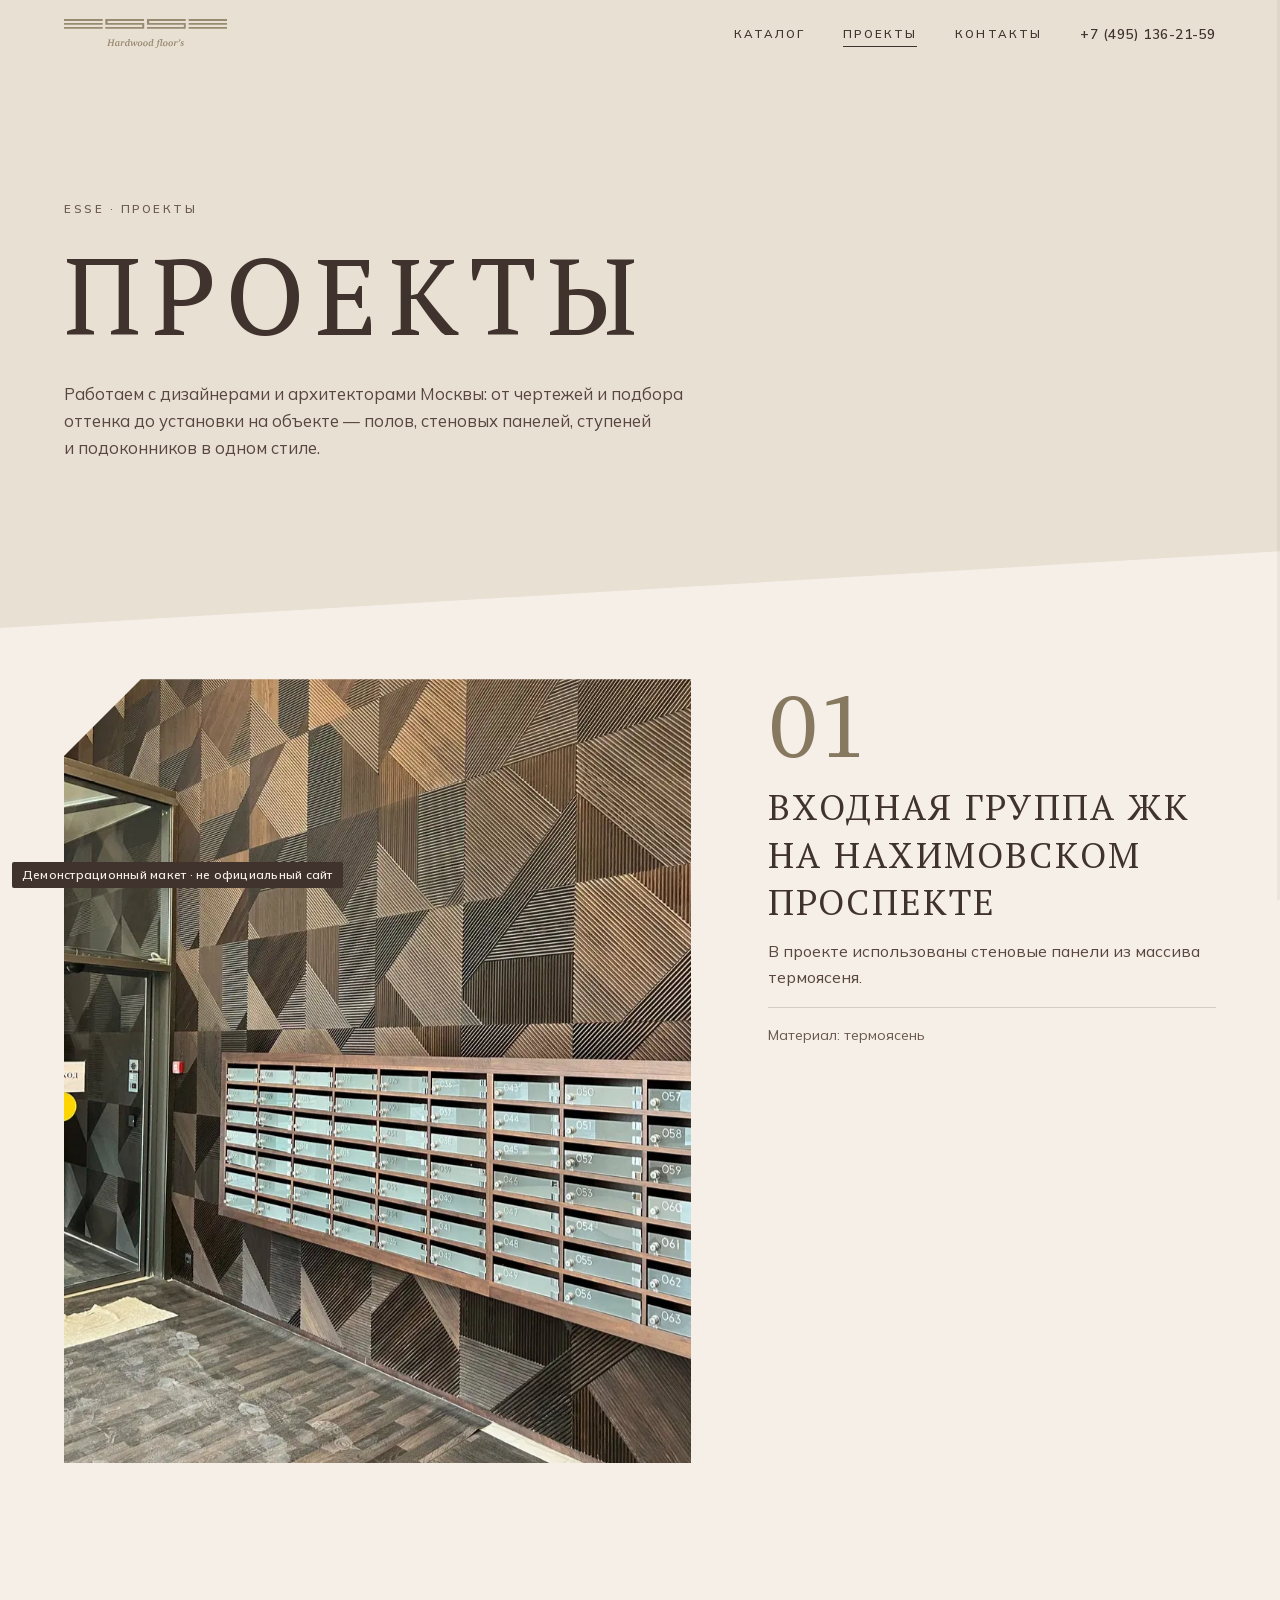
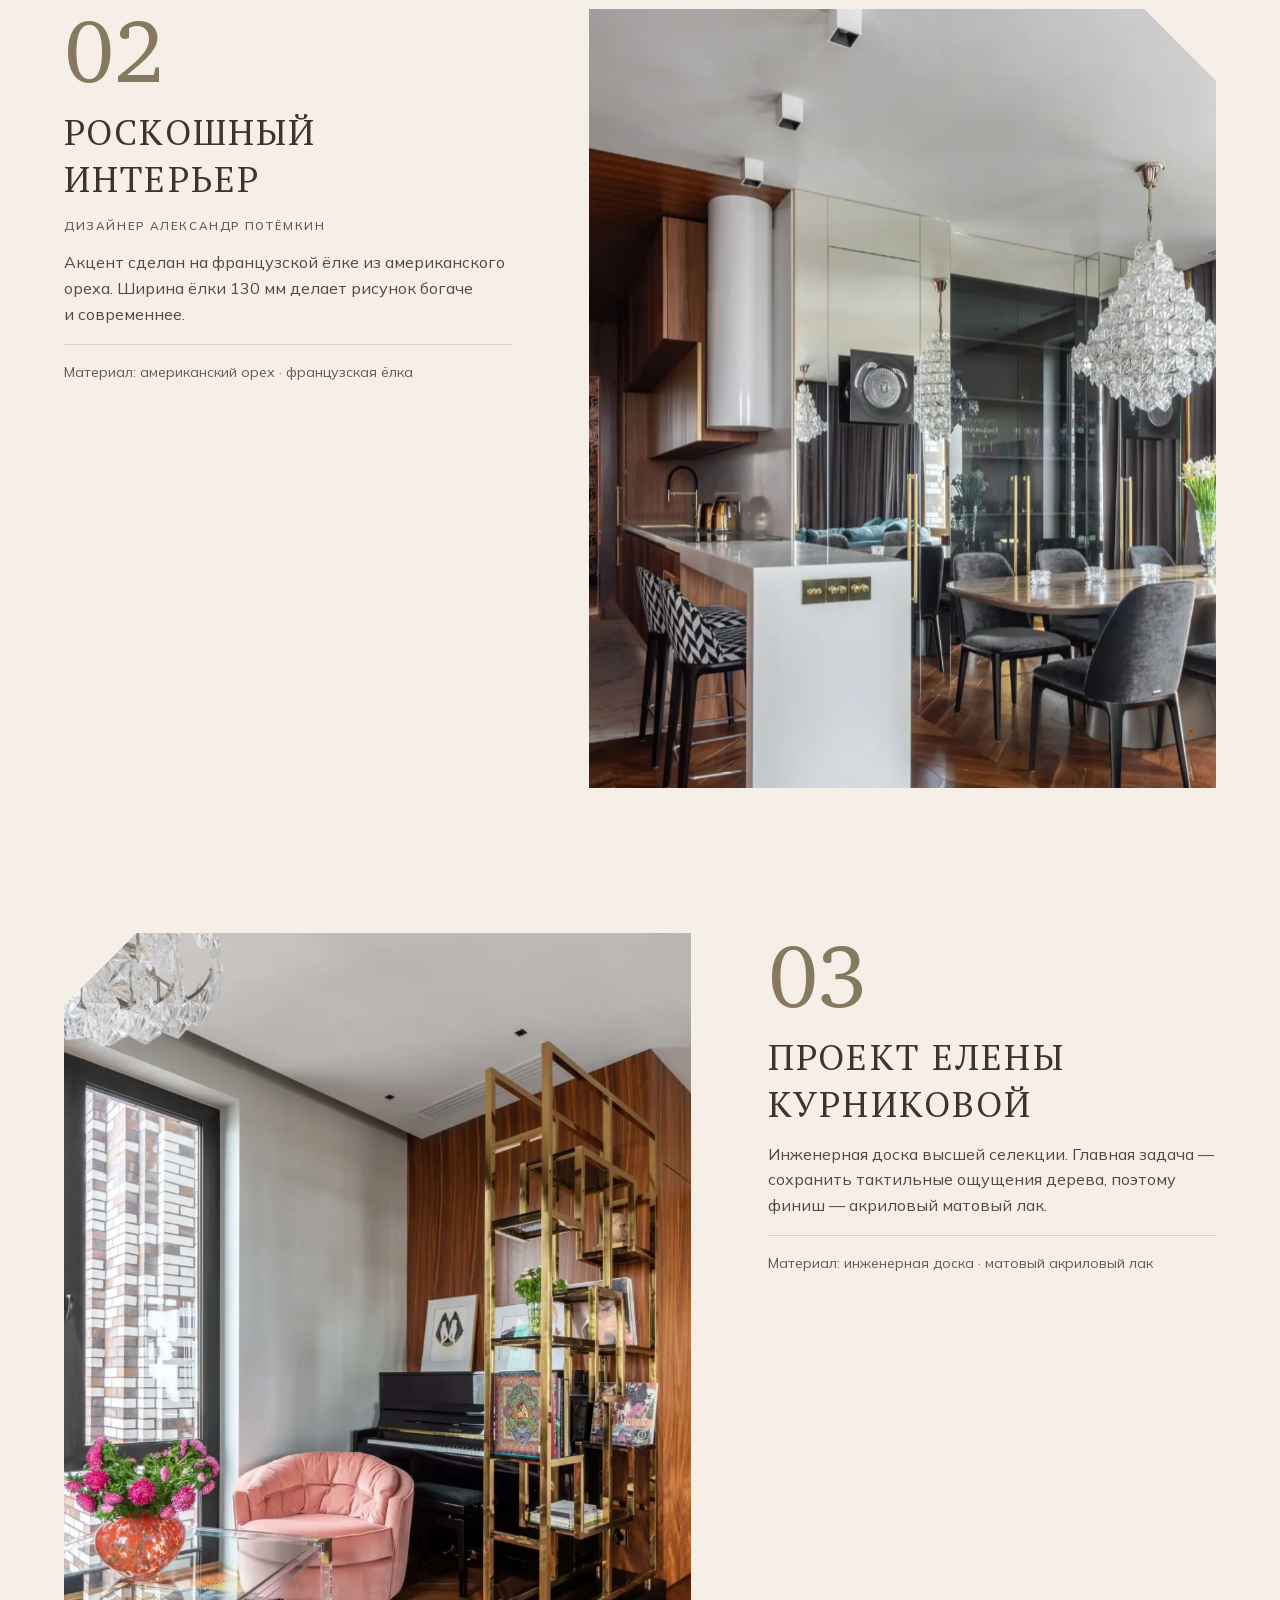
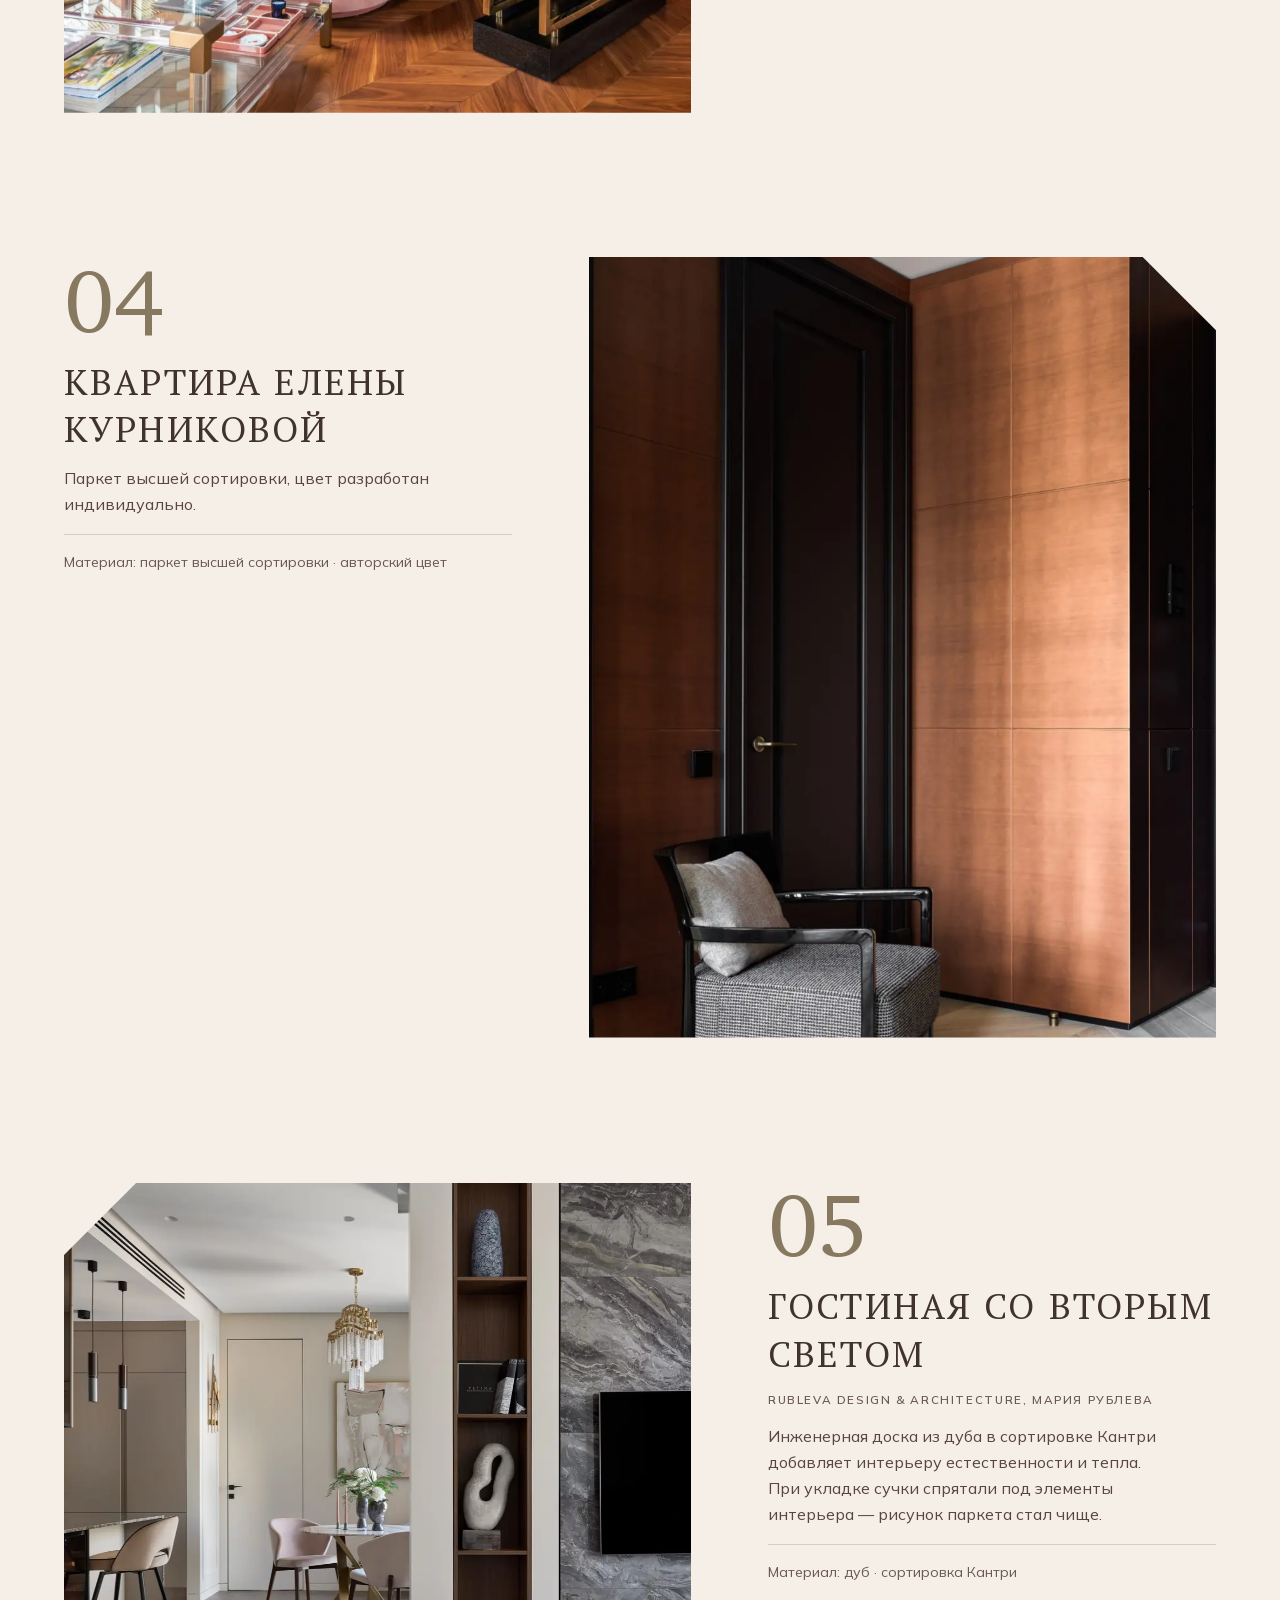
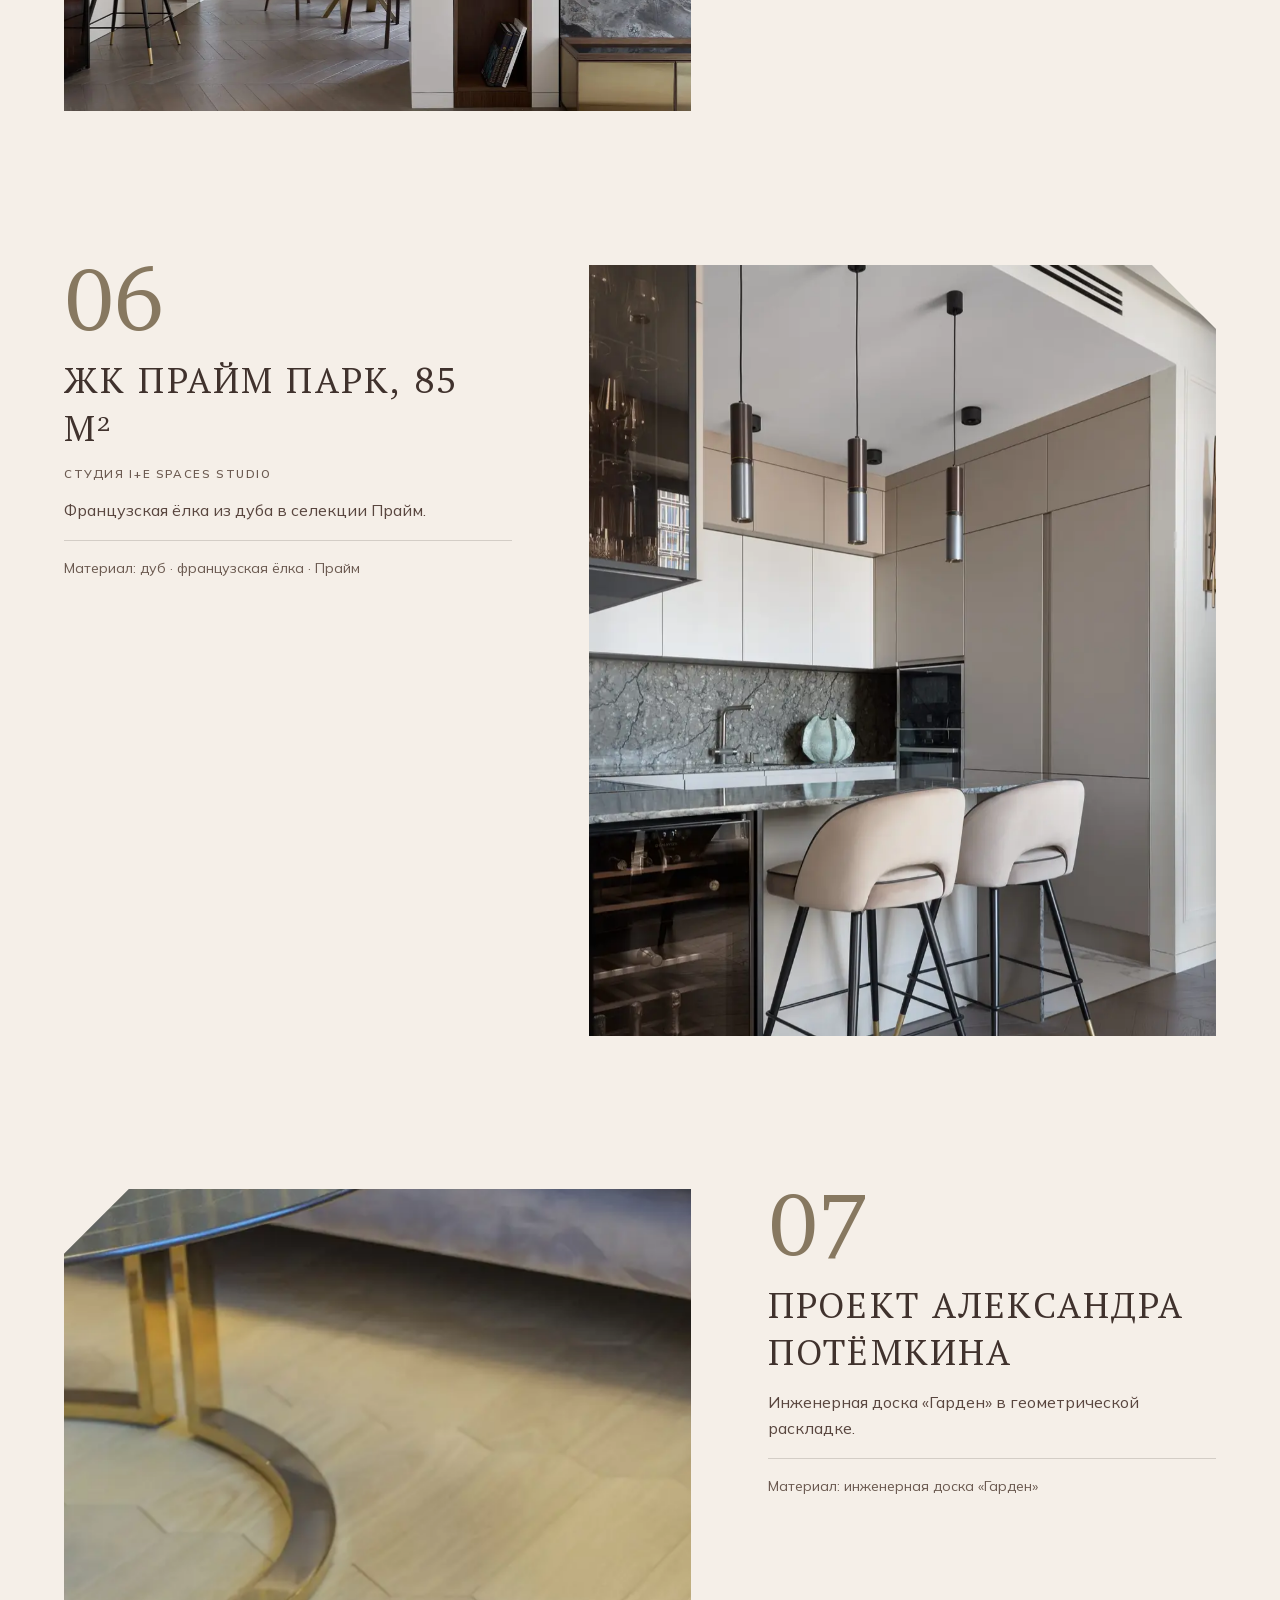
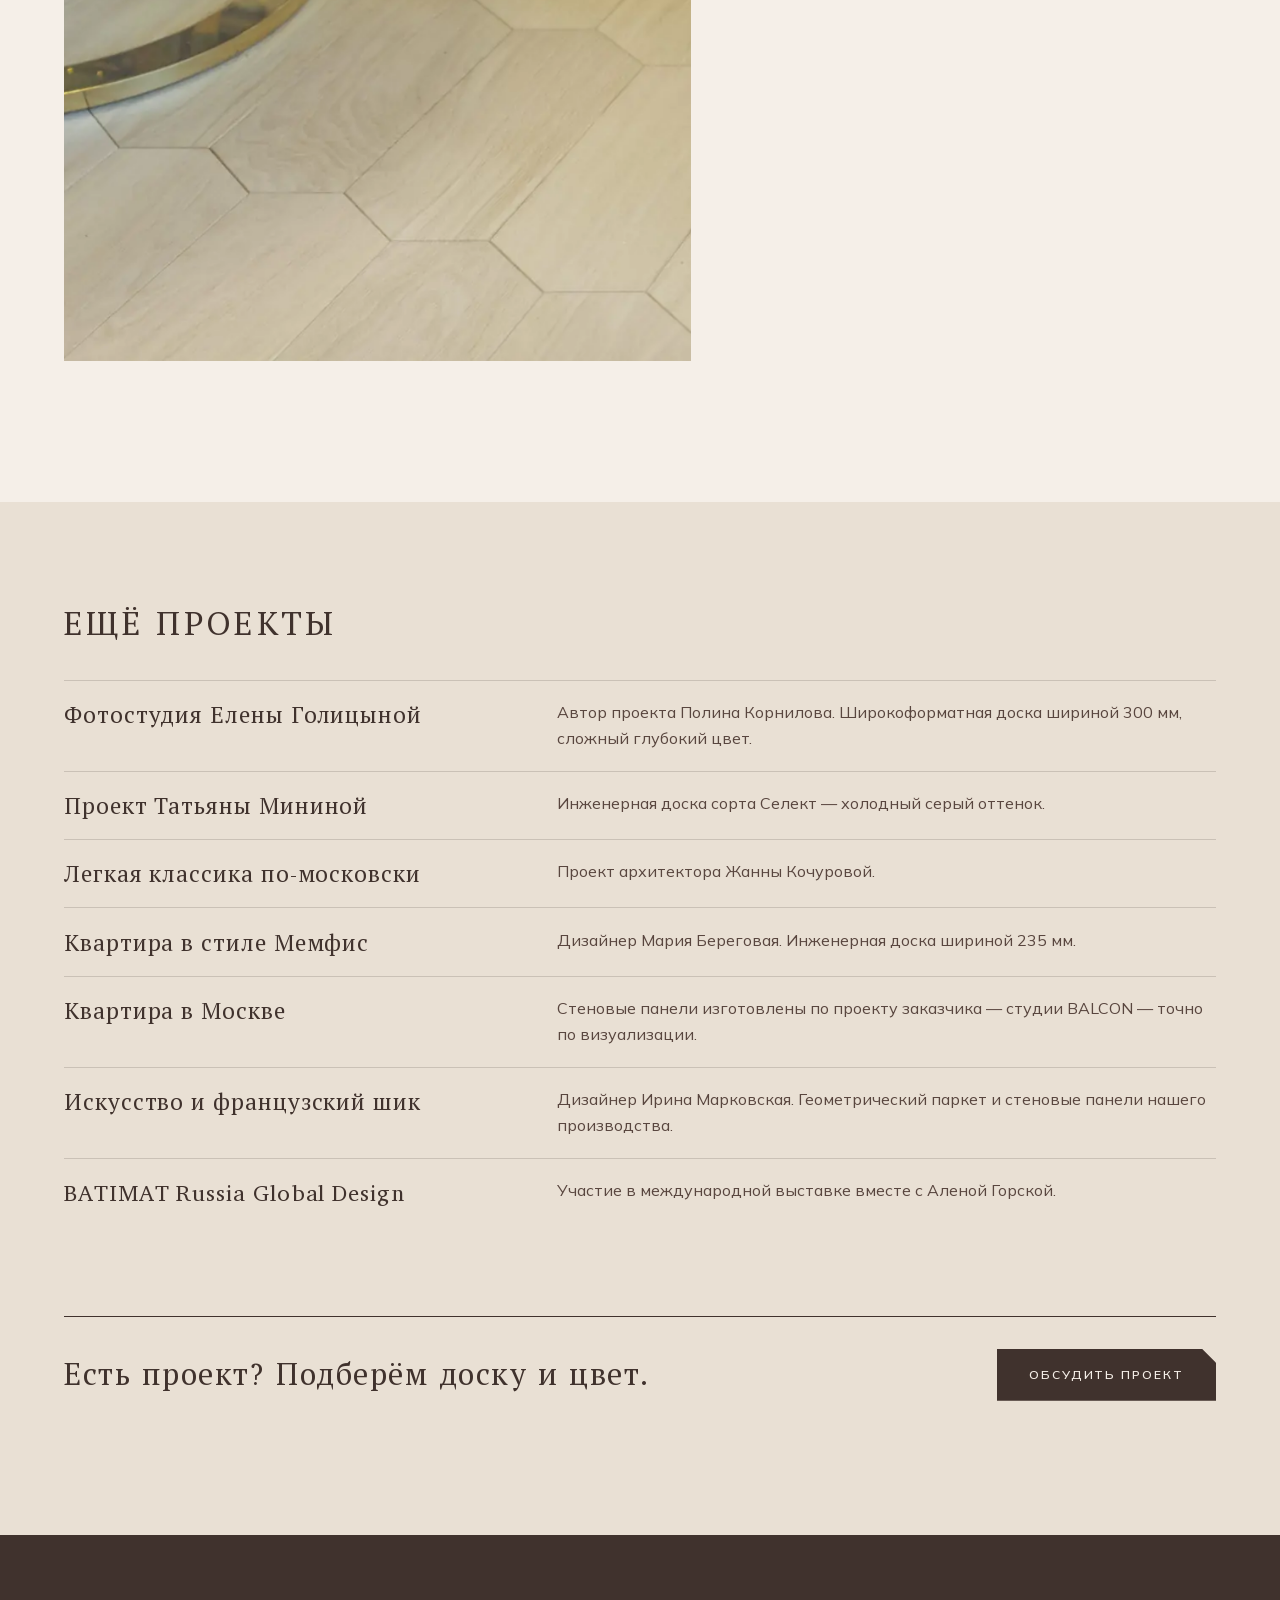
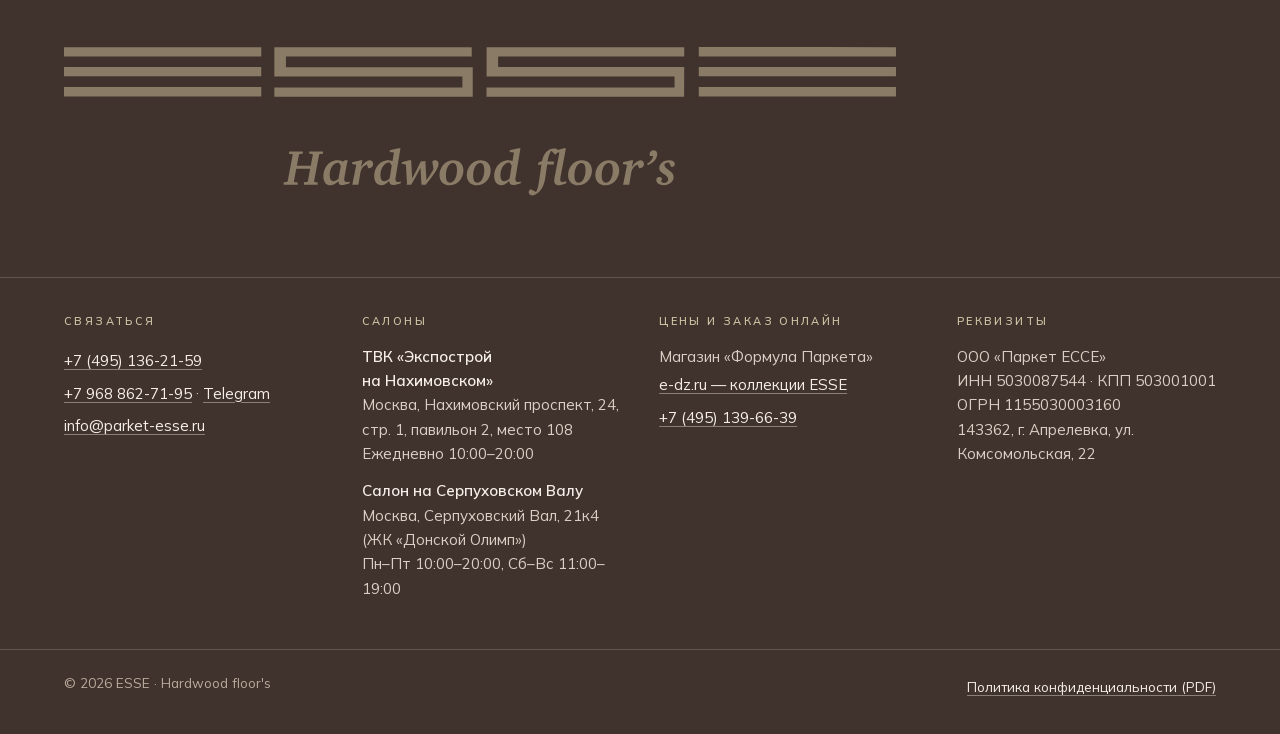
<file: projects.html>
<!doctype html>
<html lang="ru">
<head>
<meta charset="utf-8">
<meta name="viewport" content="width=device-width, initial-scale=1, viewport-fit=cover">
<title>Проекты ESSE — паркет и стеновые панели в интерьерах</title>
<meta name="description" content="Избранные проекты ESSE с дизайнерами и архитекторами: французская ёлка из американского ореха, инженерная доска из дуба, стеновые панели из термоясеня.">
<link rel="canonical" href="https://parket-esse.ru/projects.html">
<meta name="theme-color" content="#E9E0D4">
<meta property="og:type" content="website">
<meta property="og:locale" content="ru_RU">
<meta property="og:site_name" content="ESSE">
<meta property="og:title" content="Проекты ESSE — паркет и стеновые панели в интерьерах">
<meta property="og:description" content="Избранные проекты ESSE с дизайнерами и архитекторами: французская ёлка из американского ореха, инженерная доска из дуба, стеновые панели из термоясеня.">
<meta property="og:url" content="https://parket-esse.ru/projects.html">
<meta property="og:image" content="https://parket-esse.ru/assets/img/og.jpg">
<meta property="og:image:width" content="1200">
<meta property="og:image:height" content="630">
<meta name="twitter:card" content="summary_large_image">
<link rel="icon" href="assets/favicon.svg" type="image/svg+xml">
<link rel="preload" href="assets/fonts/PTSerif-cyrillic.woff2" as="font" type="font/woff2" crossorigin>
<link rel="preload" href="assets/fonts/Mulish-400.woff2" as="font" type="font/woff2" crossorigin>
<script>(function(d){d.classList.add('js');try{if(matchMedia('(prefers-reduced-motion: reduce)').matches||/[?&]rm=1/.test(location.search))d.classList.add('rm')}catch(e){}setTimeout(function(){if(!d.classList.contains('ready'))d.classList.add('fallback')},4000)})(document.documentElement)</script>
<link rel="stylesheet" href="assets/css/main.css">

<script type="application/ld+json">{"@context": "https://schema.org", "@graph": [{"@type": "Organization", "@id": "https://parket-esse.ru/#org", "name": "ESSE", "legalName": "ООО «Паркет ЕССЕ»", "url": "https://parket-esse.ru/", "logo": "https://parket-esse.ru/assets/logo.svg", "email": "info@parket-esse.ru", "telephone": "+74951362159", "taxID": "5030087544", "address": {"@type": "PostalAddress", "postalCode": "143362", "addressLocality": "Апрелевка", "streetAddress": "ул. Комсомольская, 22", "addressCountry": "RU"}, "location": [{"@type": "Place", "name": "ТВК «Экспострой на Нахимовском»", "address": {"@type": "PostalAddress", "addressLocality": "Москва", "streetAddress": "Нахимовский проспект, 24, стр. 1, павильон 2, место 108", "addressCountry": "RU"}}, {"@type": "Place", "name": "Салон на Серпуховском Валу", "address": {"@type": "PostalAddress", "addressLocality": "Москва", "streetAddress": "Серпуховский Вал, 21к4 (ЖК «Донской Олимп»)", "addressCountry": "RU"}}], "sameAs": ["https://e-dz.ru/"]}, {"@type": "WebSite", "@id": "https://parket-esse.ru/#site", "url": "https://parket-esse.ru/", "name": "ESSE", "inLanguage": "ru-RU", "publisher": {"@id": "https://parket-esse.ru/#org"}}]}</script>

<meta name="robots" content="noindex,nofollow"></head>
<body class="inner"><div data-demo-note style="position:fixed;left:12px;bottom:12px;z-index:9999;pointer-events:none;font:600 12px/1.3 Mulish,system-ui,sans-serif;letter-spacing:.02em;color:#F5EFE8;background:#40322D;padding:5px 10px;border-radius:2px">Демонстрационный макет · не официальный сайт</div>
<a class="skip" href="#main">К содержанию</a>
<header class="site-header" data-header>
  <div class="site-header__in">
    <a class="logo" href="index.html" aria-label="ESSE — на главную"><svg class="logo__svg" viewBox="0 0 245 45" xmlns="http://www.w3.org/2000/svg" role="img" aria-label="ESSE — Hardwood floor's" focusable="false"> <path d="M66.2898 30.7683H70.3224V31.4697L69.3727 31.5427L69.1828 31.7327L68.5691 35.0055H72.6602L73.2738 31.7619L73.0839 31.5427L72.2072 31.455V30.7683H76.2691V31.4697L75.3048 31.5427L75.1148 31.7327L73.6391 39.5495L73.7706 39.7687L74.7057 39.8709V40.5723H70.6585V39.8563L71.579 39.7687L71.8128 39.5495L72.4849 35.8822H68.3938L67.7071 39.5495L67.8678 39.7979L68.8029 39.8563V40.5723H64.6972V39.8563L65.6323 39.7833L65.8661 39.5495L67.3418 31.7619L67.1957 31.5427L66.2898 31.4843V30.7683ZM82.7251 33.3691H83.5871C83.4994 33.6321 83.3095 34.3772 83.0903 35.5899L82.652 37.9569C82.5643 38.4391 82.5205 38.7897 82.5205 38.9797C82.5205 39.4764 82.7981 39.7687 83.1342 39.7687C83.4264 39.7687 83.7478 39.7102 84.0985 39.6079V40.1485C83.178 40.4846 82.4475 40.6599 81.8922 40.6599C81.1763 40.6599 80.7964 40.2947 80.7964 39.5933V39.5203C79.9782 40.2947 79.1892 40.6892 78.4733 40.6892C77.1583 40.6892 76.3693 39.7102 76.3693 38.03C76.3693 36.978 76.6615 36.0137 77.246 35.1224C77.9765 34.012 79.1892 33.3545 80.4896 33.3545C81.0302 33.3545 81.5854 33.486 82.1845 33.7197L82.7251 33.3691ZM80.9279 34.0704C80.8695 34.0704 80.811 34.0558 80.738 34.0558C79.3792 34.0558 78.2395 35.6045 78.2395 37.8254C78.2395 38.9358 78.634 39.5057 79.3499 39.5057C79.8029 39.5057 80.2704 39.2719 80.8256 38.819L81.5124 34.9471L80.9279 34.0704ZM87.3606 33.3691H87.872L87.4629 35.3269C88.398 34.0266 89.2746 33.3837 89.9614 33.3837C90.5896 33.3837 91.0426 33.8074 91.0426 34.4503C91.0426 35.1516 90.4873 35.6922 89.6253 35.6922H89.5961L89.2016 34.5818C88.0181 35.0786 87.4775 35.8822 87.2583 37.1825L86.6885 40.5723H84.8914L86.0602 34.6402L84.8475 34.4649V33.9681L87.3606 33.3691ZM98.4681 29.8186H99.0818L97.723 37.9569C97.6353 38.4975 97.5915 38.8482 97.5915 39.0235C97.5915 39.4764 97.8691 39.7687 98.2051 39.7687C98.4973 39.7687 98.8334 39.7102 99.184 39.6079V40.1485C98.2636 40.4846 97.5184 40.6599 96.9632 40.6599C96.145 40.6599 95.7797 40.2947 95.7797 39.4911V39.4472C94.9469 40.28 94.1579 40.6892 93.4127 40.6892C92.2146 40.6892 91.338 39.6664 91.338 37.9861C91.338 36.978 91.6156 36.0137 92.1416 35.1954C92.916 33.9973 94.1433 33.3252 95.5459 33.3252C95.9112 33.3252 96.3203 33.4129 96.744 33.5736L97.1531 31.0752L95.9258 30.8852V30.3884L98.4681 29.8186ZM95.8966 34.012C95.7943 33.9973 95.692 33.9827 95.6044 33.9827C94.4355 33.9827 93.179 35.6192 93.179 37.8108C93.179 38.9066 93.6173 39.5203 94.2894 39.5203C94.7423 39.5203 95.2975 39.2427 95.882 38.7021L96.5102 34.8886L95.8966 34.012ZM101.553 33.3545H102.225L102.517 38.6875C103.437 36.9926 104.299 35.3416 105.045 33.6905L106.418 33.5736C106.476 34.9178 106.579 36.7734 106.739 39.1842C107.777 37.8108 108.463 36.7296 108.8 35.9406L108.449 33.749C108.697 33.486 109.004 33.3691 109.355 33.3691C109.925 33.3691 110.304 33.7782 110.304 34.3918C110.304 35.5899 108.946 37.5332 106.52 40.5723H105.264L104.971 35.5315C104.08 37.2556 103.174 38.9358 102.239 40.5723H100.866L100.997 40.1193L100.676 34.5672L99.4631 34.3918V33.9097L101.553 33.3545ZM114.648 33.3691C116.474 33.3691 117.614 34.538 117.614 36.3789C117.614 37.5624 117.161 38.7167 116.343 39.5641C115.612 40.3239 114.618 40.733 113.537 40.733C111.711 40.733 110.571 39.5495 110.571 37.6939C110.571 36.5543 111.039 35.3854 111.842 34.5526C112.573 33.7928 113.581 33.3691 114.648 33.3691ZM114.458 34.1288C113.406 34.1288 112.456 35.6338 112.456 37.9277C112.456 39.2719 112.894 39.9732 113.698 39.9732C114.779 39.9732 115.729 38.4537 115.729 36.2182C115.729 34.8156 115.305 34.1288 114.458 34.1288ZM122.681 33.3691C124.507 33.3691 125.647 34.538 125.647 36.3789C125.647 37.5624 125.194 38.7167 124.376 39.5641C123.645 40.3239 122.652 40.733 121.57 40.733C119.744 40.733 118.604 39.5495 118.604 37.6939C118.604 36.5543 119.072 35.3854 119.876 34.5526C120.606 33.7928 121.614 33.3691 122.681 33.3691ZM122.491 34.1288C121.439 34.1288 120.489 35.6338 120.489 37.9277C120.489 39.2719 120.928 39.9732 121.731 39.9732C122.812 39.9732 123.762 38.4537 123.762 36.2182C123.762 34.8156 123.338 34.1288 122.491 34.1288ZM133.797 29.8186H134.411L133.052 37.9569C132.964 38.4975 132.92 38.8482 132.92 39.0235C132.92 39.4764 133.198 39.7687 133.534 39.7687C133.826 39.7687 134.162 39.7102 134.513 39.6079V40.1485C133.592 40.4846 132.847 40.6599 132.292 40.6599C131.474 40.6599 131.108 40.2947 131.108 39.4911V39.4472C130.276 40.28 129.487 40.6892 128.742 40.6892C127.543 40.6892 126.667 39.6664 126.667 37.9861C126.667 36.978 126.944 36.0137 127.47 35.1954C128.245 33.9973 129.472 33.3252 130.875 33.3252C131.24 33.3252 131.649 33.4129 132.073 33.5736L132.482 31.0752L131.255 30.8852V30.3884L133.797 29.8186ZM131.225 34.012C131.123 33.9973 131.021 33.9827 130.933 33.9827C129.764 33.9827 128.508 35.6192 128.508 37.8108C128.508 38.9066 128.946 39.5203 129.618 39.5203C130.071 39.5203 130.626 39.2427 131.211 38.7021L131.839 34.8886L131.225 34.012ZM147.182 29.8186H147.81C147.708 30.3154 147.664 30.6076 147.649 30.6807L146.29 37.84C146.188 38.3952 146.13 38.7897 146.13 39.0381C146.13 39.5495 146.363 39.7833 146.845 39.7833C147.035 39.7833 147.386 39.7102 147.897 39.5495V40.1193C146.831 40.543 146.056 40.7038 145.662 40.7038C144.771 40.7038 144.347 40.28 144.347 39.3888C144.347 39.0381 144.435 38.5706 144.552 37.9569L145.881 31.0752L145.326 31.0313L144.668 31.7327L143.485 30.5492C143.061 31.0605 142.667 32.1418 142.375 33.749H144.245V34.5964H142.272L141.732 38.4245C141.542 39.7394 141.235 40.7914 140.68 41.6681C139.847 42.9831 138.751 43.699 137.86 43.699C137.275 43.699 136.852 43.3045 136.852 42.7931C136.852 42.384 137.056 42.048 137.436 41.8726L138.999 42.7055C139.482 42.0334 139.701 40.8207 139.949 39.082L140.592 34.611L139.628 34.7279V34.085L140.767 33.5882C141.176 31.2651 142.681 29.8625 144.259 29.8625C144.8 29.8625 145.18 30.0086 145.428 30.3008L147.182 29.8186ZM152.502 33.3691C154.328 33.3691 155.468 34.538 155.468 36.3789C155.468 37.5624 155.015 38.7167 154.197 39.5641C153.466 40.3239 152.473 40.733 151.392 40.733C149.565 40.733 148.426 39.5495 148.426 37.6939C148.426 36.5543 148.893 35.3854 149.697 34.5526C150.427 33.7928 151.435 33.3691 152.502 33.3691ZM152.312 34.1288C151.26 34.1288 150.31 35.6338 150.31 37.9277C150.31 39.2719 150.749 39.9732 151.552 39.9732C152.633 39.9732 153.583 38.4537 153.583 36.2182C153.583 34.8156 153.159 34.1288 152.312 34.1288ZM160.535 33.3691C162.361 33.3691 163.501 34.538 163.501 36.3789C163.501 37.5624 163.048 38.7167 162.23 39.5641C161.499 40.3239 160.506 40.733 159.425 40.733C157.598 40.733 156.459 39.5495 156.459 37.6939C156.459 36.5543 156.926 35.3854 157.73 34.5526C158.46 33.7928 159.469 33.3691 160.535 33.3691ZM160.345 34.1288C159.293 34.1288 158.343 35.6338 158.343 37.9277C158.343 39.2719 158.782 39.9732 159.585 39.9732C160.667 39.9732 161.616 38.4537 161.616 36.2182C161.616 34.8156 161.193 34.1288 160.345 34.1288ZM167.107 33.3691H167.619L167.209 35.3269C168.145 34.0266 169.021 33.3837 169.708 33.3837C170.336 33.3837 170.789 33.8074 170.789 34.4503C170.789 35.1516 170.234 35.6922 169.372 35.6922H169.343L168.948 34.5818C167.765 35.0786 167.224 35.8822 167.005 37.1825L166.435 40.5723H164.638L165.807 34.6402L164.594 34.4649V33.9681L167.107 33.3691ZM171.947 34.8009L171.713 34.3626C172.823 33.749 173.422 32.9892 173.466 32.1271H172.589C172.487 31.9664 172.429 31.7911 172.429 31.6012C172.429 30.9144 172.94 30.3738 173.627 30.3738C174.284 30.3738 174.693 30.8122 174.693 31.5281C174.693 32.7262 173.729 34.085 171.947 34.8009ZM176.107 38.6144L175.844 39.681C176.18 39.9148 176.501 40.0317 176.823 40.0317C177.466 40.0317 177.919 39.5787 177.919 38.9797C177.919 38.2345 177.393 37.9569 176.706 37.4894C175.8 36.8611 175.303 36.4228 175.303 35.7068C175.303 34.4065 176.531 33.3691 178.196 33.3691C179.263 33.3691 179.877 33.8074 179.877 34.4503C179.877 34.9617 179.482 35.3269 178.839 35.3562L178.152 34.0412C178.05 34.0266 177.948 34.012 177.86 34.012C177.232 34.012 176.794 34.3918 176.794 34.8448C176.794 35.2831 177.232 35.6338 177.963 36.1598C178.912 36.8465 179.511 37.2994 179.511 38.293C179.511 39.6079 178.299 40.7038 176.633 40.7038C175.289 40.7038 174.412 40.0317 174.412 39.1842C174.412 38.6436 174.777 38.2783 175.289 38.2783C175.61 38.2783 175.873 38.3952 176.107 38.6144Z" fill="currentColor" /> <path fill-rule="evenodd" clip-rule="evenodd" d="M0 2.81852H58.0905V0.0859375C38.7208 0.0859375 19.3573 0.0859375 0 0.0859375V2.81852Z" fill="currentColor" /> <path fill-rule="evenodd" clip-rule="evenodd" d="M0 8.63588C19.3697 8.63588 38.7332 8.63588 58.0905 8.63588V5.92188C38.7208 5.92188 19.3573 5.92188 0 5.92188V8.63588Z" fill="currentColor" /> <path fill-rule="evenodd" clip-rule="evenodd" d="M0 14.5656C19.3697 14.5656 38.7332 14.5656 58.0905 14.5656V11.8145C38.7208 11.8145 19.3573 11.8145 0 11.8145V14.5656Z" fill="currentColor" /> <path fill-rule="evenodd" clip-rule="evenodd" d="M186.928 0.0117188V2.81864H245V0.0860622C225.655 0.0612769 206.297 0.036504 186.928 0.0117188Z" fill="currentColor" /> <path fill-rule="evenodd" clip-rule="evenodd" d="M186.928 8.63588C206.273 8.63588 225.63 8.63588 245 8.63588V5.92188C225.655 5.92188 206.297 5.92188 186.928 5.92188V8.63588Z" fill="currentColor" /> <path fill-rule="evenodd" clip-rule="evenodd" d="M186.928 14.5656C206.273 14.5656 225.63 14.5656 245 14.5656V11.8145C225.655 11.8145 206.297 11.8145 186.928 11.8145V14.5656Z" fill="currentColor" /> <path fill-rule="evenodd" clip-rule="evenodd" d="M120.361 5.94145C120.249 5.94145 120.063 5.94145 120.063 5.94145C101.821 5.94145 83.5855 5.94145 65.3559 5.94145V2.81852H120.063V0.0859375C100.669 0.0859375 81.2929 0.0859375 61.9355 0.0859375V2.81852V5.99724V8.71122C80.4006 8.71122 98.8595 8.71122 117.312 8.71122V11.8899C98.8347 11.8899 80.3758 11.8899 61.9355 11.8899V14.6411C81.3238 14.6411 120.249 14.6411 120.361 14.6411V5.94145Z" fill="currentColor" /> <path fill-rule="evenodd" clip-rule="evenodd" d="M182.637 6.01582V5.92287C164.401 5.92287 146.091 5.92287 127.836 5.92287V2.81852H182.637V0.0859375C163.255 0.0859375 143.854 0.0859375 124.435 0.0859375V2.81852V5.99724V8.71122C142.9 8.71122 161.352 8.71122 179.793 8.71122C179.793 9.80797 179.793 10.8118 179.793 11.8899C161.315 11.8899 142.856 11.8899 124.416 11.8899V14.6411C143.811 14.6411 163.211 14.6411 182.618 14.6411L182.637 6.01582Z" fill="currentColor" /> </svg></a>
    <nav class="nav" aria-label="Основное">
      <a href="catalog.html">Каталог</a>
      <a href="projects.html" aria-current="page">Проекты</a>
      <a href="contacts.html">Контакты</a>
    </nav>
    <a class="phone" href="tel:+74951362159">+7 (495) 136-21-59</a>
    <button class="burger" type="button" aria-expanded="false" aria-controls="menu" data-burger>
      <span class="sr">Меню</span><span class="burger__l" aria-hidden="true"></span><span class="burger__l" aria-hidden="true"></span>
    </button>
  </div>
</header>
<div class="menu" id="menu" data-menu hidden>
  <nav class="menu__nav" aria-label="Мобильное меню">
    <a href="index.html" style="--i:0"><span>Главная</span></a>
    <a href="catalog.html" style="--i:1"><span>Каталог</span></a>
    <a href="projects.html" style="--i:2" aria-current="page"><span>Проекты</span></a>
    <a href="contacts.html" style="--i:3"><span>Контакты</span></a>
  </nav>
  <div class="menu__foot" style="--i:4">
    <a href="tel:+74951362159">+7 (495) 136-21-59</a>
    <a href="mailto:info@parket-esse.ru">info@parket-esse.ru</a>
    <a href="https://t.me/+79688627195" rel="noopener">Telegram +7 968 862-71-95</a>
  </div>
</div>
<div class="rail" aria-hidden="true"><i data-rail></i></div>

<main id="main">

<section class="phead" aria-labelledby="h1">
  <div class="wrap">
    <p class="kicker" data-reveal>ESSE · Проекты</p>
    <h1 class="phead__title" id="h1" data-lines>Проекты</h1>
    <p class="phead__lead" data-reveal>Работаем с дизайнерами и архитекторами Москвы: от чертежей и подбора оттенка до установки на объекте — полов, стеновых панелей, ступеней и подоконников в одном стиле.</p>
  </div>
</section>

<section class="cases" aria-label="Избранные проекты">
  <div class="wrap">

    <article class="case" id="lobby">
      <figure class="case__img" data-wipe="r"><img src="assets/img/projects/lobby-panels.webp" alt="Входная группа жилого комплекса: стеновые панели из термоясеня" width="960" height="1280" loading="lazy" decoding="async" data-parallax="0.06"></figure>
      <div class="case__txt">
        <p class="case__n" data-reveal>01</p>
        <h2 class="case__t" data-lines>Входная группа ЖК на Нахимовском проспекте</h2>
        <p data-reveal>В проекте использованы стеновые панели из массива термоясеня.</p>
        <p class="case__m" data-reveal>Материал: термоясень</p>
      </div>
    </article>

    <article class="case case--rev" id="potemkin">
      <figure class="case__img" data-wipe="l"><img src="assets/img/projects/potemkin-herringbone.webp" alt="Кухня-гостиная с полом из французской ёлки из американского ореха" width="1125" height="1500" loading="lazy" decoding="async" data-parallax="0.06"></figure>
      <div class="case__txt">
        <p class="case__n" data-reveal>02</p>
        <h2 class="case__t" data-lines>Роскошный интерьер</h2>
        <p class="case__who" data-reveal>Дизайнер Александр Потёмкин</p>
        <p data-reveal>Акцент сделан на французской ёлке из американского ореха. Ширина ёлки 130 мм делает рисунок богаче и современнее.</p>
        <p class="case__m" data-reveal>Материал: американский орех · французская ёлка</p>
      </div>
    </article>

    <article class="case" id="kurnikova">
      <figure class="case__img" data-wipe="r"><img src="assets/img/projects/kurnikova-walnut.webp" alt="Гостиная с паркетом ёлкой и деревянными панелями" width="1125" height="1500" loading="lazy" decoding="async" data-parallax="0.06"></figure>
      <div class="case__txt">
        <p class="case__n" data-reveal>03</p>
        <h2 class="case__t" data-lines>Проект Елены Курниковой</h2>
        <p data-reveal>Инженерная доска высшей селекции. Главная задача — сохранить тактильные ощущения дерева, поэтому финиш — акриловый матовый лак.</p>
        <p class="case__m" data-reveal>Материал: инженерная доска · матовый акриловый лак</p>
      </div>
    </article>

    <article class="case case--rev" id="kurnikova-flat">
      <figure class="case__img" data-wipe="l"><img src="assets/img/projects/kurnikova-panels.webp" alt="Прихожая: стеновые панели из шпона и паркет ёлкой" width="1124" height="1500" loading="lazy" decoding="async" data-parallax="0.06"></figure>
      <div class="case__txt">
        <p class="case__n" data-reveal>04</p>
        <h2 class="case__t" data-lines>Квартира Елены Курниковой</h2>
        <p data-reveal>Паркет высшей сортировки, цвет разработан индивидуально.</p>
        <p class="case__m" data-reveal>Материал: паркет высшей сортировки · авторский цвет</p>
      </div>
    </article>

    <article class="case" id="rubleva">
      <figure class="case__img case__img--wide" data-wipe="r"><img src="assets/img/projects/rubleva-living.webp" alt="Гостиная со вторым светом и паркетом из дуба" width="1500" height="1125" loading="lazy" decoding="async" data-parallax="0.06"></figure>
      <div class="case__txt">
        <p class="case__n" data-reveal>05</p>
        <h2 class="case__t" data-lines>Гостиная со вторым светом</h2>
        <p class="case__who" data-reveal>Rubleva Design &amp; Architecture, Мария Рублева</p>
        <p data-reveal>Инженерная доска из дуба в сортировке Кантри добавляет интерьеру естественности и тепла. При укладке сучки спрятали под элементы интерьера — рисунок паркета стал чище.</p>
        <p class="case__m" data-reveal>Материал: дуб · сортировка Кантри</p>
      </div>
    </article>

    <article class="case case--rev" id="prime">
      <figure class="case__img" data-wipe="l"><img src="assets/img/projects/prime-park-kitchen.webp" alt="Кухня с полом из французской ёлки" width="1125" height="1500" loading="lazy" decoding="async" data-parallax="0.06"></figure>
      <div class="case__txt">
        <p class="case__n" data-reveal>06</p>
        <h2 class="case__t" data-lines>ЖК Прайм Парк, 85 м²</h2>
        <p class="case__who" data-reveal>Студия I+E Spaces Studio</p>
        <p data-reveal>Французская ёлка из дуба в селекции Прайм.</p>
        <p class="case__m" data-reveal>Материал: дуб · французская ёлка · Прайм</p>
      </div>
    </article>

    <article class="case" id="garden">
      <figure class="case__img" data-wipe="r"><img src="assets/img/projects/garden-hex.webp" alt="Пол из шестиугольных элементов светлого дуба" width="844" height="1500" loading="lazy" decoding="async" data-parallax="0.06"></figure>
      <div class="case__txt">
        <p class="case__n" data-reveal>07</p>
        <h2 class="case__t" data-lines>Проект Александра Потёмкина</h2>
        <p data-reveal>Инженерная доска «Гарден» в геометрической раскладке.</p>
        <p class="case__m" data-reveal>Материал: инженерная доска «Гарден»</p>
      </div>
    </article>
  </div>
</section>

<section class="more" aria-labelledby="more-h">
  <div class="wrap">
    <h2 class="h2 h2--sm" id="more-h" data-lines>Ещё проекты</h2>
    <ul class="more__list">
      <li data-reveal><span class="more__t">Фотостудия Елены Голицыной</span><span class="more__m">Автор проекта Полина Корнилова. Широкоформатная доска шириной 300 мм, сложный глубокий цвет.</span></li>
      <li data-reveal><span class="more__t">Проект Татьяны Мининой</span><span class="more__m">Инженерная доска сорта Селект — холодный серый оттенок.</span></li>
      <li data-reveal><span class="more__t">Легкая классика по-московски</span><span class="more__m">Проект архитектора Жанны Кочуровой.</span></li>
      <li data-reveal><span class="more__t">Квартира в стиле Мемфис</span><span class="more__m">Дизайнер Мария Береговая. Инженерная доска шириной 235 мм.</span></li>
      <li data-reveal><span class="more__t">Квартира в Москве</span><span class="more__m">Стеновые панели изготовлены по проекту заказчика — студии BALCON — точно по визуализации.</span></li>
      <li data-reveal><span class="more__t">Искусство и французский шик</span><span class="more__m">Дизайнер Ирина Марковская. Геометрический паркет и стеновые панели нашего производства.</span></li>
      <li data-reveal><span class="more__t">BATIMAT Russia Global Design</span><span class="more__m">Участие в международной выставке вместе с Аленой Горской.</span></li>
    </ul>
    <div class="cta-band" data-reveal>
      <p class="cta-band__t">Есть проект? Подберём доску и цвет.</p>
      <div class="cta-band__a"><a class="btn" href="contacts.html#forma"><span>Обсудить проект</span></a></div>
    </div>
  </div>
</section>

</main>
<footer class="foot" aria-labelledby="foot-h">
  <h2 class="sr" id="foot-h">Контакты и реквизиты</h2>
  <div class="foot__mark" aria-hidden="true" data-reveal="mark"><svg class="logo__svg" viewBox="0 0 245 45" xmlns="http://www.w3.org/2000/svg" role="img" aria-label="ESSE — Hardwood floor's" focusable="false"> <path d="M66.2898 30.7683H70.3224V31.4697L69.3727 31.5427L69.1828 31.7327L68.5691 35.0055H72.6602L73.2738 31.7619L73.0839 31.5427L72.2072 31.455V30.7683H76.2691V31.4697L75.3048 31.5427L75.1148 31.7327L73.6391 39.5495L73.7706 39.7687L74.7057 39.8709V40.5723H70.6585V39.8563L71.579 39.7687L71.8128 39.5495L72.4849 35.8822H68.3938L67.7071 39.5495L67.8678 39.7979L68.8029 39.8563V40.5723H64.6972V39.8563L65.6323 39.7833L65.8661 39.5495L67.3418 31.7619L67.1957 31.5427L66.2898 31.4843V30.7683ZM82.7251 33.3691H83.5871C83.4994 33.6321 83.3095 34.3772 83.0903 35.5899L82.652 37.9569C82.5643 38.4391 82.5205 38.7897 82.5205 38.9797C82.5205 39.4764 82.7981 39.7687 83.1342 39.7687C83.4264 39.7687 83.7478 39.7102 84.0985 39.6079V40.1485C83.178 40.4846 82.4475 40.6599 81.8922 40.6599C81.1763 40.6599 80.7964 40.2947 80.7964 39.5933V39.5203C79.9782 40.2947 79.1892 40.6892 78.4733 40.6892C77.1583 40.6892 76.3693 39.7102 76.3693 38.03C76.3693 36.978 76.6615 36.0137 77.246 35.1224C77.9765 34.012 79.1892 33.3545 80.4896 33.3545C81.0302 33.3545 81.5854 33.486 82.1845 33.7197L82.7251 33.3691ZM80.9279 34.0704C80.8695 34.0704 80.811 34.0558 80.738 34.0558C79.3792 34.0558 78.2395 35.6045 78.2395 37.8254C78.2395 38.9358 78.634 39.5057 79.3499 39.5057C79.8029 39.5057 80.2704 39.2719 80.8256 38.819L81.5124 34.9471L80.9279 34.0704ZM87.3606 33.3691H87.872L87.4629 35.3269C88.398 34.0266 89.2746 33.3837 89.9614 33.3837C90.5896 33.3837 91.0426 33.8074 91.0426 34.4503C91.0426 35.1516 90.4873 35.6922 89.6253 35.6922H89.5961L89.2016 34.5818C88.0181 35.0786 87.4775 35.8822 87.2583 37.1825L86.6885 40.5723H84.8914L86.0602 34.6402L84.8475 34.4649V33.9681L87.3606 33.3691ZM98.4681 29.8186H99.0818L97.723 37.9569C97.6353 38.4975 97.5915 38.8482 97.5915 39.0235C97.5915 39.4764 97.8691 39.7687 98.2051 39.7687C98.4973 39.7687 98.8334 39.7102 99.184 39.6079V40.1485C98.2636 40.4846 97.5184 40.6599 96.9632 40.6599C96.145 40.6599 95.7797 40.2947 95.7797 39.4911V39.4472C94.9469 40.28 94.1579 40.6892 93.4127 40.6892C92.2146 40.6892 91.338 39.6664 91.338 37.9861C91.338 36.978 91.6156 36.0137 92.1416 35.1954C92.916 33.9973 94.1433 33.3252 95.5459 33.3252C95.9112 33.3252 96.3203 33.4129 96.744 33.5736L97.1531 31.0752L95.9258 30.8852V30.3884L98.4681 29.8186ZM95.8966 34.012C95.7943 33.9973 95.692 33.9827 95.6044 33.9827C94.4355 33.9827 93.179 35.6192 93.179 37.8108C93.179 38.9066 93.6173 39.5203 94.2894 39.5203C94.7423 39.5203 95.2975 39.2427 95.882 38.7021L96.5102 34.8886L95.8966 34.012ZM101.553 33.3545H102.225L102.517 38.6875C103.437 36.9926 104.299 35.3416 105.045 33.6905L106.418 33.5736C106.476 34.9178 106.579 36.7734 106.739 39.1842C107.777 37.8108 108.463 36.7296 108.8 35.9406L108.449 33.749C108.697 33.486 109.004 33.3691 109.355 33.3691C109.925 33.3691 110.304 33.7782 110.304 34.3918C110.304 35.5899 108.946 37.5332 106.52 40.5723H105.264L104.971 35.5315C104.08 37.2556 103.174 38.9358 102.239 40.5723H100.866L100.997 40.1193L100.676 34.5672L99.4631 34.3918V33.9097L101.553 33.3545ZM114.648 33.3691C116.474 33.3691 117.614 34.538 117.614 36.3789C117.614 37.5624 117.161 38.7167 116.343 39.5641C115.612 40.3239 114.618 40.733 113.537 40.733C111.711 40.733 110.571 39.5495 110.571 37.6939C110.571 36.5543 111.039 35.3854 111.842 34.5526C112.573 33.7928 113.581 33.3691 114.648 33.3691ZM114.458 34.1288C113.406 34.1288 112.456 35.6338 112.456 37.9277C112.456 39.2719 112.894 39.9732 113.698 39.9732C114.779 39.9732 115.729 38.4537 115.729 36.2182C115.729 34.8156 115.305 34.1288 114.458 34.1288ZM122.681 33.3691C124.507 33.3691 125.647 34.538 125.647 36.3789C125.647 37.5624 125.194 38.7167 124.376 39.5641C123.645 40.3239 122.652 40.733 121.57 40.733C119.744 40.733 118.604 39.5495 118.604 37.6939C118.604 36.5543 119.072 35.3854 119.876 34.5526C120.606 33.7928 121.614 33.3691 122.681 33.3691ZM122.491 34.1288C121.439 34.1288 120.489 35.6338 120.489 37.9277C120.489 39.2719 120.928 39.9732 121.731 39.9732C122.812 39.9732 123.762 38.4537 123.762 36.2182C123.762 34.8156 123.338 34.1288 122.491 34.1288ZM133.797 29.8186H134.411L133.052 37.9569C132.964 38.4975 132.92 38.8482 132.92 39.0235C132.92 39.4764 133.198 39.7687 133.534 39.7687C133.826 39.7687 134.162 39.7102 134.513 39.6079V40.1485C133.592 40.4846 132.847 40.6599 132.292 40.6599C131.474 40.6599 131.108 40.2947 131.108 39.4911V39.4472C130.276 40.28 129.487 40.6892 128.742 40.6892C127.543 40.6892 126.667 39.6664 126.667 37.9861C126.667 36.978 126.944 36.0137 127.47 35.1954C128.245 33.9973 129.472 33.3252 130.875 33.3252C131.24 33.3252 131.649 33.4129 132.073 33.5736L132.482 31.0752L131.255 30.8852V30.3884L133.797 29.8186ZM131.225 34.012C131.123 33.9973 131.021 33.9827 130.933 33.9827C129.764 33.9827 128.508 35.6192 128.508 37.8108C128.508 38.9066 128.946 39.5203 129.618 39.5203C130.071 39.5203 130.626 39.2427 131.211 38.7021L131.839 34.8886L131.225 34.012ZM147.182 29.8186H147.81C147.708 30.3154 147.664 30.6076 147.649 30.6807L146.29 37.84C146.188 38.3952 146.13 38.7897 146.13 39.0381C146.13 39.5495 146.363 39.7833 146.845 39.7833C147.035 39.7833 147.386 39.7102 147.897 39.5495V40.1193C146.831 40.543 146.056 40.7038 145.662 40.7038C144.771 40.7038 144.347 40.28 144.347 39.3888C144.347 39.0381 144.435 38.5706 144.552 37.9569L145.881 31.0752L145.326 31.0313L144.668 31.7327L143.485 30.5492C143.061 31.0605 142.667 32.1418 142.375 33.749H144.245V34.5964H142.272L141.732 38.4245C141.542 39.7394 141.235 40.7914 140.68 41.6681C139.847 42.9831 138.751 43.699 137.86 43.699C137.275 43.699 136.852 43.3045 136.852 42.7931C136.852 42.384 137.056 42.048 137.436 41.8726L138.999 42.7055C139.482 42.0334 139.701 40.8207 139.949 39.082L140.592 34.611L139.628 34.7279V34.085L140.767 33.5882C141.176 31.2651 142.681 29.8625 144.259 29.8625C144.8 29.8625 145.18 30.0086 145.428 30.3008L147.182 29.8186ZM152.502 33.3691C154.328 33.3691 155.468 34.538 155.468 36.3789C155.468 37.5624 155.015 38.7167 154.197 39.5641C153.466 40.3239 152.473 40.733 151.392 40.733C149.565 40.733 148.426 39.5495 148.426 37.6939C148.426 36.5543 148.893 35.3854 149.697 34.5526C150.427 33.7928 151.435 33.3691 152.502 33.3691ZM152.312 34.1288C151.26 34.1288 150.31 35.6338 150.31 37.9277C150.31 39.2719 150.749 39.9732 151.552 39.9732C152.633 39.9732 153.583 38.4537 153.583 36.2182C153.583 34.8156 153.159 34.1288 152.312 34.1288ZM160.535 33.3691C162.361 33.3691 163.501 34.538 163.501 36.3789C163.501 37.5624 163.048 38.7167 162.23 39.5641C161.499 40.3239 160.506 40.733 159.425 40.733C157.598 40.733 156.459 39.5495 156.459 37.6939C156.459 36.5543 156.926 35.3854 157.73 34.5526C158.46 33.7928 159.469 33.3691 160.535 33.3691ZM160.345 34.1288C159.293 34.1288 158.343 35.6338 158.343 37.9277C158.343 39.2719 158.782 39.9732 159.585 39.9732C160.667 39.9732 161.616 38.4537 161.616 36.2182C161.616 34.8156 161.193 34.1288 160.345 34.1288ZM167.107 33.3691H167.619L167.209 35.3269C168.145 34.0266 169.021 33.3837 169.708 33.3837C170.336 33.3837 170.789 33.8074 170.789 34.4503C170.789 35.1516 170.234 35.6922 169.372 35.6922H169.343L168.948 34.5818C167.765 35.0786 167.224 35.8822 167.005 37.1825L166.435 40.5723H164.638L165.807 34.6402L164.594 34.4649V33.9681L167.107 33.3691ZM171.947 34.8009L171.713 34.3626C172.823 33.749 173.422 32.9892 173.466 32.1271H172.589C172.487 31.9664 172.429 31.7911 172.429 31.6012C172.429 30.9144 172.94 30.3738 173.627 30.3738C174.284 30.3738 174.693 30.8122 174.693 31.5281C174.693 32.7262 173.729 34.085 171.947 34.8009ZM176.107 38.6144L175.844 39.681C176.18 39.9148 176.501 40.0317 176.823 40.0317C177.466 40.0317 177.919 39.5787 177.919 38.9797C177.919 38.2345 177.393 37.9569 176.706 37.4894C175.8 36.8611 175.303 36.4228 175.303 35.7068C175.303 34.4065 176.531 33.3691 178.196 33.3691C179.263 33.3691 179.877 33.8074 179.877 34.4503C179.877 34.9617 179.482 35.3269 178.839 35.3562L178.152 34.0412C178.05 34.0266 177.948 34.012 177.86 34.012C177.232 34.012 176.794 34.3918 176.794 34.8448C176.794 35.2831 177.232 35.6338 177.963 36.1598C178.912 36.8465 179.511 37.2994 179.511 38.293C179.511 39.6079 178.299 40.7038 176.633 40.7038C175.289 40.7038 174.412 40.0317 174.412 39.1842C174.412 38.6436 174.777 38.2783 175.289 38.2783C175.61 38.2783 175.873 38.3952 176.107 38.6144Z" fill="currentColor" /> <path fill-rule="evenodd" clip-rule="evenodd" d="M0 2.81852H58.0905V0.0859375C38.7208 0.0859375 19.3573 0.0859375 0 0.0859375V2.81852Z" fill="currentColor" /> <path fill-rule="evenodd" clip-rule="evenodd" d="M0 8.63588C19.3697 8.63588 38.7332 8.63588 58.0905 8.63588V5.92188C38.7208 5.92188 19.3573 5.92188 0 5.92188V8.63588Z" fill="currentColor" /> <path fill-rule="evenodd" clip-rule="evenodd" d="M0 14.5656C19.3697 14.5656 38.7332 14.5656 58.0905 14.5656V11.8145C38.7208 11.8145 19.3573 11.8145 0 11.8145V14.5656Z" fill="currentColor" /> <path fill-rule="evenodd" clip-rule="evenodd" d="M186.928 0.0117188V2.81864H245V0.0860622C225.655 0.0612769 206.297 0.036504 186.928 0.0117188Z" fill="currentColor" /> <path fill-rule="evenodd" clip-rule="evenodd" d="M186.928 8.63588C206.273 8.63588 225.63 8.63588 245 8.63588V5.92188C225.655 5.92188 206.297 5.92188 186.928 5.92188V8.63588Z" fill="currentColor" /> <path fill-rule="evenodd" clip-rule="evenodd" d="M186.928 14.5656C206.273 14.5656 225.63 14.5656 245 14.5656V11.8145C225.655 11.8145 206.297 11.8145 186.928 11.8145V14.5656Z" fill="currentColor" /> <path fill-rule="evenodd" clip-rule="evenodd" d="M120.361 5.94145C120.249 5.94145 120.063 5.94145 120.063 5.94145C101.821 5.94145 83.5855 5.94145 65.3559 5.94145V2.81852H120.063V0.0859375C100.669 0.0859375 81.2929 0.0859375 61.9355 0.0859375V2.81852V5.99724V8.71122C80.4006 8.71122 98.8595 8.71122 117.312 8.71122V11.8899C98.8347 11.8899 80.3758 11.8899 61.9355 11.8899V14.6411C81.3238 14.6411 120.249 14.6411 120.361 14.6411V5.94145Z" fill="currentColor" /> <path fill-rule="evenodd" clip-rule="evenodd" d="M182.637 6.01582V5.92287C164.401 5.92287 146.091 5.92287 127.836 5.92287V2.81852H182.637V0.0859375C163.255 0.0859375 143.854 0.0859375 124.435 0.0859375V2.81852V5.99724V8.71122C142.9 8.71122 161.352 8.71122 179.793 8.71122C179.793 9.80797 179.793 10.8118 179.793 11.8899C161.315 11.8899 142.856 11.8899 124.416 11.8899V14.6411C143.811 14.6411 163.211 14.6411 182.618 14.6411L182.637 6.01582Z" fill="currentColor" /> </svg></div>
  <div class="foot__grid">
    <div class="foot__col" data-reveal>
      <p class="foot__h">Связаться</p>
      <p><a href="tel:+74951362159">+7 (495) 136-21-59</a><br>
         <a href="tel:+79688627195">+7 968 862-71-95</a> · <a href="https://t.me/+79688627195" rel="noopener">Telegram</a><br>
         <a href="mailto:info@parket-esse.ru">info@parket-esse.ru</a></p>
    </div>
    <div class="foot__col" data-reveal style="--d:80ms">
      <p class="foot__h">Салоны</p>
      <ul class="foot__list"><li><span class="foot__k">ТВК «Экспострой на Нахимовском»</span><br>Москва, Нахимовский проспект, 24, стр. 1, павильон 2, место 108<br>Ежедневно 10:00–20:00</li>
<li><span class="foot__k">Салон на Серпуховском Валу</span><br>Москва, Серпуховский Вал, 21к4 (ЖК «Донской Олимп»)<br>Пн–Пт 10:00–20:00, Сб–Вс 11:00–19:00</li></ul>
    </div>
    <div class="foot__col" data-reveal style="--d:160ms">
      <p class="foot__h">Цены и заказ онлайн</p>
      <p>Магазин «Формула Паркета»<br><a href="https://e-dz.ru/brands/esse/" rel="noopener">e-dz.ru — коллекции ESSE</a><br>
         <a href="tel:+74951396639">+7 (495) 139-66-39</a></p>
    </div>
    <div class="foot__col" data-reveal style="--d:240ms">
      <p class="foot__h">Реквизиты</p>
      <p>ООО «Паркет ЕССЕ»<br>ИНН 5030087544 · КПП 503001001<br>ОГРН 1155030003160<br>143362, г. Апрелевка, ул. Комсомольская, 22</p>
    </div>
  </div>
  <div class="foot__bar">
    <p>© 2026 ESSE · Hardwood floor's</p>
    <p><a href="https://parket-esse.ru/wp-content/themes/esse/files/politic.pdf" rel="noopener">Политика конфиденциальности (PDF)</a></p>
  </div>
</footer>
<div class="cursor" aria-hidden="true" data-cursor><span></span></div>
<script src="assets/js/main.js" defer></script>

</body>
</html>
</file>
<file: assets/css/main.css>
/* ESSE — Hardwood floor's
   Brand: pastel sand / olive / taupe, Charter-style serif headings (tracked caps), Mulish text.
   Signature: the "cut" — rectangle with a right-triangle mitre, used for planks, images, buttons, section edges. */

@view-transition { navigation: auto; }

/* ───────── fonts ───────── */
@font-face { font-family: "XCharter"; src: url("../fonts/XCharter-latin.woff2") format("woff2"); font-weight: 400; font-display: swap; unicode-range: U+0000-00FF, U+0131, U+0152-0153, U+2000-206F, U+2190-2199, U+20AC, U+2122, U+2212; }
/* XCharter has no Cyrillic; PT Serif (SIL OFL) carries the same sturdy transitional character */
@font-face { font-family: "PT Serif Cyr"; src: url("../fonts/PTSerif-cyrillic.woff2") format("woff2"); font-weight: 400; font-display: swap; unicode-range: U+0301, U+0400-045F, U+0490-0491, U+04B0-04B1, U+2116; }
@font-face { font-family: "Mulish"; src: url("../fonts/Mulish-400.woff2") format("woff2"); font-weight: 400; font-display: swap; }
@font-face { font-family: "Mulish"; src: url("../fonts/Mulish-600.woff2") format("woff2"); font-weight: 600; font-display: swap; }
@font-face { font-family: "Mulish"; src: url("../fonts/Mulish-700.woff2") format("woff2"); font-weight: 700; font-display: swap; }

/* ───────── tokens ───────── */
:root {
  --paper: #F5EFE8;
  --sand: #E9E0D4;
  --sand-2: #E1D6C7;
  --taupe: #D8CABC;
  --cream: #EFE9DD;
  --olive: #C9C4A3;
  --stone: #998B71;
  --stone-d: #877860;
  --ink: #40322D;
  --ink-2: #59463F;
  --ink-3: #6B5A50;
  --line: rgba(64, 50, 45, .18);
  --serif: "XCharter", "PT Serif Cyr", "PT Serif", "Iowan Old Style", "Times New Roman", serif;
  --sans: "Mulish", system-ui, -apple-system, "Segoe UI", Roboto, sans-serif;
  --ease: cubic-bezier(.16, 1, .3, 1);
  --ease-io: cubic-bezier(.65, 0, .35, 1);
  --pad: clamp(20px, 5vw, 72px);
  --maxw: 1480px;
  --hh: 68px;
  --cutS: 14px;
  color-scheme: light;
}

*, *::before, *::after { box-sizing: border-box; }
[hidden] { display: none !important; }
html:not(.rm) { scroll-behavior: smooth; }
html { -webkit-text-size-adjust: 100%; text-size-adjust: 100%; scroll-padding-top: 80px; }
body { margin: 0; background: var(--paper); color: var(--ink-2); font: 400 1rem/1.62 var(--sans); overflow-x: clip; -webkit-font-smoothing: antialiased; text-rendering: optimizeLegibility; }
img { max-width: 100%; height: auto; display: block; }
a { color: inherit; text-decoration-thickness: 1px; text-underline-offset: .22em; }
p, h1, h2, h3, ul, ol, dl, dd, figure { margin: 0; }
ul, ol { padding: 0; list-style: none; }
button { font: inherit; color: inherit; background: none; border: 0; padding: 0; cursor: pointer; }
:focus-visible { outline: 2px solid var(--ink); outline-offset: 3px; }
::selection { background: var(--olive); color: var(--ink); }
.sr { position: absolute !important; width: 1px; height: 1px; margin: -1px; padding: 0; overflow: hidden; clip: rect(0 0 0 0); white-space: nowrap; border: 0; }
.skip { position: fixed; left: 12px; top: -60px; z-index: 200; background: var(--ink); color: var(--paper); padding: .8rem 1.1rem; text-decoration: none; transition: top .2s; }
.skip:focus { top: 12px; }
.wrap { width: 100%; max-width: var(--maxw); margin: 0 auto; padding: 0 var(--pad); }

/* ───── type ───── */
.kicker { font: 600 .72rem/1 var(--sans); letter-spacing: .22em; text-transform: uppercase; color: var(--ink-3); margin-bottom: 1.6rem; }
.h2 { font: 400 clamp(1.7rem, 4.1vw, 3.7rem)/1.12 var(--serif); letter-spacing: .075em; text-transform: uppercase; color: var(--ink); max-width: 17em; }
.h2--sm { font-size: clamp(1.35rem, 2.6vw, 2.2rem); letter-spacing: .1em; }
.link-arrow { display: inline-flex; align-items: center; gap: .8em; min-height: 44px; font: 600 .76rem/1.2 var(--sans); letter-spacing: .15em; text-transform: uppercase; color: var(--ink); text-decoration: none; position: relative; }
.link-arrow::after { content: ""; width: 2.2rem; height: 1px; background: currentColor; transition: width .5s var(--ease); position: relative; }
.link-arrow::before { content: ""; position: absolute; right: 0; bottom: calc(50% - 3.5px); width: 7px; height: 7px; border-top: 1px solid currentColor; border-right: 1px solid currentColor; transform: rotate(45deg); transition: transform .5s var(--ease); order: 3; }
.link-arrow { padding-right: 0; }
.link-arrow:hover::after { width: 3.4rem; }
.link-arrow:hover::before { transform: translateX(1.2rem) rotate(45deg); }
.link-arrow--lg { font-size: .86rem; margin-top: 2.4rem; }
.btn { --c: var(--cutS); display: inline-flex; align-items: center; justify-content: center; min-height: 52px; padding: 0 2rem; font: 600 .76rem/1 var(--sans); letter-spacing: .16em; text-transform: uppercase; text-decoration: none; color: var(--paper); background: var(--ink); position: relative; isolation: isolate; clip-path: polygon(0 0, calc(100% - var(--c)) 0, 100% var(--c), 100% 100%, 0 100%); transition: color .4s; }
.btn span { position: relative; z-index: 1; }
.btn::before { content: ""; position: absolute; inset: 0; background: var(--olive); transform: translateX(-101%); transition: transform .6s var(--ease); z-index: 0; }
.btn:hover::before, .btn:focus-visible::before { transform: none; }
.btn:hover, .btn:focus-visible { color: var(--ink); }
.btn--ghost { background: transparent; color: var(--ink); clip-path: none; box-shadow: inset 0 -1px 0 var(--ink); padding: 0 .4rem; margin-left: 1.2rem; }
.btn--ghost::before { display: none; }
.btn--ghost:hover { box-shadow: inset 0 -3px 0 var(--ink); }
.btn--solid { margin-top: 1rem; }

/* ───── header ───── */
.site-header { position: fixed; z-index: 90; inset: 0 0 auto 0; height: var(--hh); transition: transform .6s var(--ease), background-color .4s, box-shadow .4s; }
.site-header__in { height: 100%; max-width: var(--maxw); margin: 0 auto; padding: 0 var(--pad); display: flex; align-items: center; gap: clamp(1rem, 3vw, 3rem); }
.site-header.is-solid { background: rgba(245, 239, 232, .94); box-shadow: 0 1px 0 var(--line); }
.site-header.is-hidden { transform: translateY(-101%); }
.logo { display: block; flex: none; color: var(--stone); line-height: 0; }
.logo__svg { height: 30px; width: auto; display: block; }
.nav { margin-left: auto; display: flex; gap: clamp(1.4rem, 3vw, 3rem); }
.nav a { position: relative; font: 600 .72rem/1 var(--sans); letter-spacing: .18em; text-transform: uppercase; text-decoration: none; color: var(--ink); padding: 1rem 0; }
.nav a::after { content: ""; position: absolute; left: 0; right: 0; bottom: .55rem; height: 1px; background: var(--ink); transform: scaleX(0); transform-origin: left; transition: transform .5s var(--ease); }
.nav a:hover::after, .nav a[aria-current="page"]::after { transform: scaleX(1); }
.phone { font: 600 .84rem/1 var(--sans); letter-spacing: .04em; text-decoration: none; color: var(--ink); white-space: nowrap; padding: 1rem 0; }
.burger { display: none; width: 48px; height: 48px; margin-right: -10px; position: relative; }
.burger__l { position: absolute; left: 12px; right: 12px; height: 1.5px; background: var(--ink); transition: transform .5s var(--ease), top .5s var(--ease); }
.burger__l:nth-of-type(1) { top: 19px; }
.burger__l:nth-of-type(2) { top: 28px; right: 20px; }
.burger[aria-expanded="true"] .burger__l:nth-of-type(1) { top: 23px; transform: rotate(45deg); }
.burger[aria-expanded="true"] .burger__l:nth-of-type(2) { top: 23px; right: 12px; transform: rotate(-45deg); }
.menu { position: fixed; inset: 0; z-index: 80; background: var(--sand); padding: calc(var(--hh) + 6vh) var(--pad) 8vh; display: flex; flex-direction: column; justify-content: space-between; clip-path: polygon(0 0, 100% 0, 100% 0, 0 0); transition: clip-path .8s var(--ease-io); overflow-y: auto; }
.menu.is-open { clip-path: polygon(0 0, 100% 0, 100% calc(100% - 9vw), 0 100%); }
.menu__nav { display: flex; flex-direction: column; gap: .4rem; }
.menu__nav a { overflow: hidden; display: block; text-decoration: none; font: 400 clamp(2rem, 9.5vw, 3.6rem)/1.15 var(--serif); letter-spacing: .09em; text-transform: uppercase; color: var(--ink); padding: .12em 0; }
.menu__nav a span { display: block; transform: translateY(105%); transition: transform .9s var(--ease) calc(.25s + var(--i) * 70ms); }
.menu.is-open .menu__nav a span { transform: none; }
.menu__nav a[aria-current="page"] { color: var(--ink-3); }
.menu__foot { display: grid; gap: .5rem; font-size: .98rem; opacity: 0; transform: translateY(14px); transition: opacity .8s .55s, transform .8s .55s var(--ease); padding-bottom: 9vw; }
.menu__foot a { text-decoration: none; min-height: 44px; display: flex; align-items: center; color: var(--ink); }
.menu.is-open .menu__foot { opacity: 1; transform: none; }
body.menu-open { overflow: hidden; }
.rail { position: fixed; z-index: 70; top: 0; bottom: 0; right: 0; width: 3px; background: rgba(64, 50, 45, .06); pointer-events: none; }
.rail i { display: block; height: 100%; background: var(--stone); transform-origin: top; transform: scaleY(var(--sp, 0)); }

/* ───── hero ───── */
.hero-wrap { position: relative; height: 170vh; height: 170svh; }
.hero { position: sticky; top: 0; height: 100vh; height: 100svh; overflow: clip; background: var(--sand); }
.hero__bg { position: absolute; inset: 0; background: radial-gradient(110% 85% at 72% 30%, #F2EADF 0%, var(--sand) 52%, #E0D5C6 100%); }
.hero__bg::after { content: ""; position: absolute; inset: 0; opacity: .5; mix-blend-mode: multiply; background-image: url("data:image/svg+xml;utf8,<svg xmlns='http://www.w3.org/2000/svg' width='180' height='180'><filter id='n'><feTurbulence type='fractalNoise' baseFrequency='.9' numOctaves='2' stitchTiles='stitch'/><feColorMatrix values='0 0 0 0 .4  0 0 0 0 .32  0 0 0 0 .26  0 0 0 .09 0'/></filter><rect width='100%' height='100%' filter='url(%23n)'/></svg>"); }
.hero__copy { position: absolute; z-index: 3; left: var(--pad); top: 50%; width: min(41vw, 36rem); transform: translateY(-48%); opacity: max(0, calc(1 - var(--hp, 0) * 1.7)); translate: 0 calc(var(--hp, 0) * -6svh); }
.eyebrow { display: flex; align-items: center; gap: .9rem; font: 600 .7rem/1 var(--sans); letter-spacing: .24em; text-transform: uppercase; color: var(--ink-3); }
.eyebrow i { width: 2.4rem; height: 1px; background: var(--stone); }
.hero__title { font: 400 clamp(1.7rem, 3.6vw, 3.7rem)/1.14 var(--serif); letter-spacing: .1em; text-transform: uppercase; color: var(--ink); margin: 1.6rem 0 1.5rem; }
.hero__lead { max-width: 25rem; font-size: clamp(.98rem, 1.15vw, 1.1rem); color: var(--ink-2); }
.hero__cta { display: flex; align-items: center; flex-wrap: wrap; gap: .8rem 0; margin-top: 2.2rem; }
.hero__legend { display: flex; gap: 1.8rem; margin-top: 2.6rem; }
.hero__legend a { display: inline-flex; align-items: baseline; gap: .6rem; min-height: 44px; align-items: center; font: 600 .72rem/1 var(--sans); letter-spacing: .2em; text-transform: uppercase; text-decoration: none; color: var(--ink); }
.hero__legend b { font: 400 .7rem/1 var(--serif); letter-spacing: .08em; color: var(--ink-3); }
.hero__legend a:hover { text-decoration: underline; }
.hero__scroll { position: absolute; z-index: 3; left: var(--pad); bottom: 3.2svh; display: flex; align-items: center; gap: .9rem; font: 600 .66rem/1 var(--sans); letter-spacing: .24em; text-transform: uppercase; color: var(--ink-3); text-decoration: none; min-height: 44px; opacity: max(0, calc(1 - var(--hp, 0) * 4)); }
.hero__scroll span { width: 1px; height: 2.6rem; background: var(--ink-3); transform-origin: top; animation: tick 2.4s var(--ease-io) infinite; }
@keyframes tick { 0% { transform: scaleY(0); } 50% { transform: scaleY(1); transform-origin: top; } 51% { transform-origin: bottom; } 100% { transform: scaleY(0); transform-origin: bottom; } }

.planks { position: absolute; inset: 0; z-index: 2; pointer-events: none; }
.plank { --pw: clamp(4.4rem, 14vw, 15.5rem); position: absolute; width: var(--pw); top: var(--top); bottom: -8svh; margin: 0; left: var(--left); }
.plank--walnut { --top: 17svh; --left: 50vw; --lift: -26svh; --rot: -3deg; --mk: 16px; --clip: polygon(calc(var(--pw) * .62) 0, 100% 0, 100% 100%, 0 100%, 0 calc(var(--pw) * .62)); --r0: 7deg; }
.plank--oak { --top: 6svh; --left: calc(50vw + 15.4vw); --lift: -44svh; --rot: 2deg; --mk: 26px; --clip: polygon(0 var(--pw), 100% 0, 100% 100%, 0 100%); --r0: -5deg; }
.plank--ash { --top: 26svh; --left: calc(50vw + 30.8vw); --lift: -15svh; --rot: -2deg; --mk: 10px; --clip: polygon(0 0, 100% calc(var(--pw) * 1.45), 100% 100%, 0 100%); --r0: 5deg; }
.plank__fly { height: 100%; animation: fly 1.8s var(--ease) both; animation-delay: calc(.3s + var(--i) * .17s); will-change: transform; }
@keyframes fly { from { transform: translate3d(0, 112svh, 0) rotate(var(--r0)); } to { transform: none; } }
.plank__par { height: 100%; transform: translate3d(calc(var(--mx, 0) * var(--mk)), calc(var(--hp, 0) * var(--lift) + var(--my, 0) * var(--mk) * .6), 0) rotate(calc(var(--hp, 0) * var(--rot))); filter: drop-shadow(0 30px 34px rgba(64, 50, 45, .26)) drop-shadow(0 3px 5px rgba(64, 50, 45, .2)); will-change: transform; }
.plank__cut { height: 100%; overflow: hidden; clip-path: var(--clip); background: var(--stone); }
.plank__cut img { width: 100%; height: 100%; object-fit: cover; object-position: 50% 0; }

/* line-split headings */
.ln { display: block; overflow: hidden; padding: .14em 0; margin: -.14em 0; }
.ln__in { display: block; }
.js:not(.rm) [data-lines] .ln__in { transform: translateY(108%); }
.js:not(.rm) [data-lines].is-in .ln__in { transform: none; transition: transform 1.25s var(--ease) calc(var(--li) * 110ms + var(--d, 0ms)); }

/* generic reveal */
.js:not(.rm) [data-reveal] { opacity: 0; transform: translate3d(0, 30px, 0); }
.js:not(.rm) [data-reveal].is-in { opacity: 1; transform: none; transition: opacity 1s var(--ease) var(--d, 0ms), transform 1.2s var(--ease) var(--d, 0ms); }
.js:not(.rm) [data-reveal="mark"] { transform: translate3d(0, 40%, 0); }

/* image wipe with a mitred corner */
[data-wipe] { --cut: clamp(28px, 6vw, 84px); overflow: hidden; clip-path: polygon(var(--cut) 0, 100% 0, 100% 100%, 0 100%, 0 var(--cut)); }
[data-wipe="l"] { clip-path: polygon(0 0, calc(100% - var(--cut)) 0, 100% var(--cut), 100% 100%, 0 100%); }
.js:not(.rm) [data-wipe] { clip-path: polygon(0 0, 0 0, 0 100%, 0 100%, 0 0); }
.js:not(.rm) [data-wipe="l"] { clip-path: polygon(100% 0, 100% 0, 100% 0, 100% 100%, 100% 100%); }
.js:not(.rm) [data-wipe].is-in { clip-path: polygon(var(--cut) 0, 100% 0, 100% 100%, 0 100%, 0 var(--cut)); transition: clip-path 1.5s var(--ease-io); }
.js:not(.rm) [data-wipe="l"].is-in { clip-path: polygon(0 0, calc(100% - var(--cut)) 0, 100% var(--cut), 100% 100%, 0 100%); }
[data-wipe] img { width: 100%; height: 100%; object-fit: cover; transform: translate3d(0, var(--py, 0px), 0) scale(1.14); }
.js:not(.rm) [data-wipe] img { transition: transform 1.8s var(--ease); }

/* ───── manifest ───── */
.manifest { --cut: min(15vw, 13rem); position: relative; z-index: 4; margin-top: -34vh; margin-top: -34svh; background: var(--paper); padding: calc(var(--cut) + 11vh) 0 15vh; clip-path: polygon(0 var(--cut), 100% 0, 100% 100%, 0 100%); }
.manifest__text { font: 400 clamp(1.5rem, 3.5vw, 3.05rem)/1.3 var(--serif); color: var(--ink); max-width: 24em; letter-spacing: .005em; }
.w { display: inline; }
.js:not(.rm) .w { opacity: calc(.13 + .87 * clamp(0, (var(--p, 0) * (var(--n) + 7) - var(--i)) / 7, 1)); }
.facts { display: grid; grid-template-columns: repeat(4, 1fr); gap: 2rem 3rem; margin: clamp(3rem, 8vw, 7rem) 0 0; border-top: 1px solid var(--line); padding-top: 2.4rem; }
.fact dt { font: 400 clamp(2.6rem, 5.6vw, 5rem)/1 var(--serif); color: var(--ink); letter-spacing: .02em; }
.fact dd { margin-top: .9rem; font-size: .92rem; max-width: 15em; color: var(--ink-2); }
.manifest__note { margin-top: 3rem; max-width: 34rem; font-size: .92rem; color: var(--ink-3); }

/* ───── species (sticky stage) ───── */
.species { position: relative; background: var(--sp-bg, #D8CABC); transition: background-color .9s var(--ease-io); }
.species[data-active="0"] { --sp-bg: #D6C7B8; }
.species[data-active="1"] { --sp-bg: #E6D6BE; }
.species[data-active="2"] { --sp-bg: #EDE6D9; }
.species__stage { padding: calc(var(--hh) + 2rem) 0 3rem; min-height: 100svh; display: flex; align-items: center; }
.species__grid { display: grid; grid-template-columns: minmax(0, 1.05fr) minmax(0, 1fr); gap: var(--pad); align-items: center; }
.species__items { display: grid; margin-top: 2.4rem; }
.sp__n { font: 600 .72rem/1 var(--sans); letter-spacing: .22em; color: var(--ink-2); }
.species .kicker { color: var(--ink-2); }
.sp__name { font: 400 clamp(2.6rem, 7vw, 6.4rem)/1 var(--serif); letter-spacing: .1em; text-transform: uppercase; color: var(--ink); margin: 1.1rem 0 1.4rem; }
.sp__lead { max-width: 30rem; color: var(--ink-2); font-size: clamp(1rem, 1.2vw, 1.12rem); }
.chips { display: flex; flex-wrap: wrap; gap: .5rem; margin: 1.6rem 0 1.4rem; }
.chips li { font: 600 .68rem/1 var(--sans); letter-spacing: .12em; text-transform: uppercase; padding: .7rem .9rem; border: 1px solid var(--line); color: var(--ink-2); }
.species__visual { position: relative; height: min(78svh, 58rem); }
.splank { --pw: min(21vw, 19rem); position: absolute; top: 0; bottom: 0; left: 50%; width: var(--pw); margin-left: calc(var(--pw) / -2); }
.splank__cut { height: 100%; overflow: hidden; clip-path: var(--clip); filter: none; background: var(--stone); }
.splank__cut img { width: 100%; height: 100%; object-fit: cover; object-position: 50% 0; }
.splank--walnut { --clip: polygon(calc(var(--pw) * .62) 0, 100% 0, 100% 100%, 0 100%, 0 calc(var(--pw) * .62)); }
.splank--oak { --clip: polygon(0 var(--pw), 100% 0, 100% 100%, 0 100%); }
.splank--ash { --clip: polygon(0 0, 100% calc(var(--pw) * 1.45), 100% 100%, 0 100%); }
.species__dots { display: flex; gap: .3rem; margin-top: 1.4rem; }
.dot { width: 44px; height: 44px; position: relative; }
.dot::after { content: ""; position: absolute; left: 14px; right: 14px; top: 21px; height: 2px; background: var(--ink); opacity: .25; transition: opacity .4s, left .5s var(--ease), right .5s var(--ease); }
.dot.is-active::after { opacity: 1; left: 6px; right: 6px; }
.js:not(.rm) .species__track { height: 330svh; }
.js:not(.rm) .species__stage { position: sticky; top: 0; height: 100svh; min-height: 0; overflow: clip; }
.js:not(.rm) .sp { grid-area: 1 / 1; opacity: 0; transform: translateY(26px); pointer-events: none; transition: opacity .6s, transform 1s var(--ease); visibility: hidden; }
.js:not(.rm) .sp.is-active { opacity: 1; transform: none; pointer-events: auto; visibility: visible; transition-delay: .12s; }
.js:not(.rm) .splank { transform: translate3d(0, calc(var(--o, 0) * 104%), 0) rotate(calc(var(--o, 0) * 5deg)); opacity: calc(1 - var(--ao, 0) * .9); filter: drop-shadow(0 26px 30px rgba(64, 50, 45, .24)); will-change: transform; }
.js:not(.rm) .splank__cut { filter: none; }
html:not(.js) .sp, .rm .sp { margin-bottom: 3rem; }
.rm .species__visual, html:not(.js) .species__visual { display: flex; gap: 1.2rem; height: 60svh; align-items: stretch; }
.rm .splank, html:not(.js) .splank { position: relative; left: auto; margin: 0; flex: 1; width: auto; max-width: 14rem; --pw: 11rem; }

/* ───── build (exploded layers) ───── */
.build { background: var(--cream); position: relative; }
.build__stage { padding: calc(var(--hh) + 2rem) 0 3rem; min-height: 100svh; display: flex; align-items: center; }
.build__grid { display: grid; grid-template-columns: minmax(0, 1fr) minmax(0, 1fr); gap: var(--pad); align-items: center; }
.layers-list { margin: 2rem 0 1.6rem; display: grid; gap: .3rem; counter-reset: l; }
.layers-list li { display: grid; gap: .3rem; padding: 1.05rem 0 1.05rem 3rem; position: relative; border-top: 1px solid var(--line); opacity: .42; transition: opacity .5s; }
.layers-list li::before { counter-increment: l; content: "0" counter(l); position: absolute; left: 0; top: 1.15rem; font: 400 .9rem/1 var(--serif); letter-spacing: .08em; color: var(--ink-3); }
.layers-list li.is-active, .rm .layers-list li, html:not(.js) .layers-list li { opacity: 1; }
.layers-list b { font: 600 .74rem/1.2 var(--sans); letter-spacing: .16em; text-transform: uppercase; color: var(--ink); }
.layers-list span { font-size: .96rem; max-width: 32rem; }
.spec { display: grid; grid-template-columns: 1fr 1fr; gap: .2rem 2rem; margin-top: 1.4rem; }
.spec div { padding: .8rem 0; border-top: 1px solid var(--line); }
.spec dt { font: 600 .68rem/1 var(--sans); letter-spacing: .18em; text-transform: uppercase; color: var(--ink-3); margin-bottom: .45rem; }
.spec dd { color: var(--ink); font-size: .98rem; }
.build__viz { perspective: 1500px; height: min(70svh, 40rem); display: grid; place-items: center; }
.scene { --size: min(34vw, 25rem); --gap: clamp(46px, 7.5vw, 110px); --e: 0; position: relative; width: var(--size); height: var(--size); transform-style: preserve-3d; transform: rotateX(58deg) rotateZ(calc(-36deg - var(--e) * 8deg)); }
.layer { position: absolute; inset: 0; transform: translateZ(calc(var(--k) * (4px + var(--gap) * var(--e)))); box-shadow: 0 0 0 1px rgba(64, 50, 45, .35); overflow: hidden; }
.layer--3 { --k: 0; background: repeating-linear-gradient(0deg, #C9B692 0 9px, #BBA67F 9px 10px); }
.layer--2 { --k: 1; background: repeating-linear-gradient(90deg, #DCCBA8 0 9px, #CDB98F 9px 10px); }
.layer--1 { --k: 2; background: var(--stone); box-shadow: 0 0 0 1px rgba(64, 50, 45, .35), 0 calc(var(--e) * 30px) calc(var(--e) * 40px) rgba(64, 50, 45, .25); }
.layer--1 img { width: 100%; height: 100%; object-fit: cover; object-position: 50% 30%; }
.build[data-step="0"] .layer--1 { outline: 2px solid var(--ink); outline-offset: -2px; }
.build[data-step="1"] .layer--2 { outline: 2px solid var(--ink); outline-offset: -2px; }
.build[data-step="2"] .layer--3 { outline: 2px solid var(--ink); outline-offset: -2px; }
.js:not(.rm) .build__track { height: 300svh; }
.js:not(.rm) .build__stage { position: sticky; top: 0; height: 100svh; min-height: 0; overflow: clip; }
.rm .scene, html:not(.js) .scene { --e: 1; }

/* ───── patterns ───── */
.pat { background: var(--sand-2); position: relative; }
.pat__stage { padding: calc(var(--hh) + 2rem) 0 3rem; min-height: 100svh; display: flex; align-items: center; }
.pat__grid { display: grid; grid-template-columns: minmax(0, 1fr) minmax(0, 1fr); gap: var(--pad); align-items: center; }
.pat__list { margin: 2rem 0 1.4rem; display: grid; }
.pat__list button { display: flex; align-items: baseline; gap: 1rem; width: 100%; text-align: left; padding: .5rem 0; min-height: 44px; font: 400 clamp(1.25rem, 2.1vw, 1.8rem)/1.2 var(--serif); letter-spacing: .06em; color: var(--ink); opacity: .38; transition: opacity .5s, transform .7s var(--ease); border-top: 1px solid var(--line); }
.pat__list button span { font: 600 .66rem/1 var(--sans); letter-spacing: .2em; color: var(--ink-3); }
.pat__list button.is-active { opacity: 1; transform: translateX(.8rem); }
.pat__list button:hover { opacity: .8; }
.pat__note { max-width: 28rem; font-size: .92rem; color: var(--ink-3); }
.pat__viz { position: relative; width: min(100%, 44rem); margin-left: auto; --cut: min(7vw, 5.5rem); }
.pat__svg { display: block; width: 100%; aspect-ratio: 1; background: var(--cream); clip-path: polygon(var(--cut) 0, 100% 0, 100% 100%, 0 100%, 0 var(--cut)); filter: none; }
.pat__svg g[data-pat-pieces] > g { opacity: 0; transform-box: fill-box; transform-origin: center; transform: translate(var(--dx, 0), var(--dy, 30px)) rotate(var(--rr, 0deg)) scale(.7); }
.pat__svg g.is-built > g { opacity: 1; transform: none; transition: transform 1s var(--ease) var(--dl, 0ms), opacity .6s var(--dl, 0ms); }
.pat__svg polygon { stroke: rgba(40, 28, 22, .42); stroke-width: .16; stroke-linejoin: round; }
.pat__svg polygon.gr { stroke: none; }
.rm .pat__svg g[data-pat-pieces] > g { opacity: 1; transform: none; }
.pat__cap { margin-top: 1rem; font: 600 .7rem/1 var(--sans); letter-spacing: .2em; text-transform: uppercase; color: var(--ink-3); }
.js:not(.rm) .pat__track { height: 300svh; }
.js:not(.rm) .pat__stage { position: sticky; top: 0; height: 100svh; min-height: 0; overflow: clip; }

/* ───── projects teaser ───── */
.proj { background: var(--paper); padding: clamp(5rem, 12vw, 10rem) 0; position: relative; }
.prows { margin-top: 3.4rem; border-bottom: 1px solid var(--line); }
.prow { display: grid; grid-template-columns: 3.4rem minmax(0, 1.4fr) minmax(0, 1fr); gap: 1.4rem; align-items: baseline; padding: 1.5rem 0; border-top: 1px solid var(--line); text-decoration: none; color: var(--ink); transition: padding-left .7s var(--ease), background-color .5s; }
.prow:hover, .prow:focus-visible { padding-left: 1.2rem; background: var(--sand); }
.prow__n { font: 600 .72rem/1 var(--sans); letter-spacing: .2em; color: var(--ink-3); }
.prow__t { font: 400 clamp(1.15rem, 2.2vw, 1.9rem)/1.25 var(--serif); letter-spacing: .04em; }
.prow__m { font-size: .92rem; color: var(--ink-3); }
.prow__img { display: none; width: 100%; height: auto; aspect-ratio: 4 / 3; object-fit: cover; grid-column: 1 / -1; margin-top: .6rem; clip-path: polygon(26px 0, 100% 0, 100% 100%, 0 100%, 0 26px); background: var(--stone); }
.peek { --cut: 54px; position: fixed; z-index: 55; left: 0; top: 0; width: clamp(180px, 19vw, 300px); aspect-ratio: 3 / 4; pointer-events: none; opacity: 0; transform: translate3d(var(--x, 0), var(--y, 0), 0) rotate(-3deg) scale(.9); transition: opacity .35s, scale .5s var(--ease); clip-path: polygon(var(--cut) 0, 100% 0, 100% 100%, 0 100%, 0 var(--cut)); background: var(--stone); filter: none; }
.peek.is-on { opacity: 1; }
.peek img { width: 100%; height: 100%; object-fit: cover; }

/* ───── buy / salons ───── */
.buy { background: var(--sand); padding: clamp(5rem, 11vw, 9rem) 0; }
.buy__grid { display: grid; grid-template-columns: minmax(0, 1.7fr) minmax(0, 1fr); gap: clamp(2rem, 5vw, 5rem); margin-top: 3.4rem; align-items: start; }
.salons { display: grid; grid-template-columns: 1fr 1fr; gap: clamp(1.4rem, 3vw, 3rem); }
.salon { border-top: 1px solid var(--ink); padding-top: 1.2rem; }
.salon__n { font: 600 .7rem/1 var(--sans); letter-spacing: .2em; color: var(--ink-3); }
.salon__name { font: 400 clamp(1.15rem, 1.7vw, 1.45rem)/1.25 var(--serif); letter-spacing: .06em; text-transform: uppercase; color: var(--ink); margin: 1rem 0 .8rem; }
.salon__addr { color: var(--ink-2); }
.salon__hours { margin: .5rem 0 .6rem; color: var(--ink-3); font-size: .94rem; }
.shopcard { --cut: 38px; background: var(--ink); color: var(--sand); padding: clamp(1.6rem, 2.6vw, 2.4rem); clip-path: polygon(0 0, calc(100% - var(--cut)) 0, 100% var(--cut), 100% 100%, 0 100%); }
.shopcard__k { font: 600 .68rem/1 var(--sans); letter-spacing: .22em; text-transform: uppercase; color: var(--olive); }
.shopcard__t { font: 400 1.7rem/1.15 var(--serif); letter-spacing: .05em; margin: 1rem 0 .8rem; color: var(--paper); }
.shopcard__links { margin: 1.2rem 0 1rem; }
.shopcard .link-arrow { color: var(--paper); }
.shopcard__tel a { color: var(--olive); text-decoration: none; font-weight: 600; display: inline-block; padding: .45rem 0; }
.cta-band { display: flex; align-items: center; justify-content: space-between; flex-wrap: wrap; gap: 1.6rem; margin-top: clamp(3rem, 7vw, 6rem); padding: 2rem 0; border-top: 1px solid var(--ink); }
.cta-band__t { font: 400 clamp(1.3rem, 2.4vw, 2rem)/1.2 var(--serif); letter-spacing: .05em; color: var(--ink); }
.cta-band__a { display: flex; align-items: center; flex-wrap: wrap; gap: .6rem 0; }

/* ───── footer ───── */
.foot { background: var(--ink); color: #D9CFC4; padding: clamp(4rem, 9vw, 7rem) 0 2rem; position: relative; overflow: clip; }
.foot a { color: var(--paper); text-decoration-color: rgba(245, 239, 232, .4); display: inline-block; padding: .28em 0; }
.foot__mark { padding: 0 var(--pad); color: #8A7B66; margin-bottom: clamp(2.4rem, 6vw, 5rem); max-width: var(--maxw); margin-inline: auto; }
.foot__mark .logo__svg { width: min(100%, 52rem); height: auto; }
.foot__grid { display: grid; grid-template-columns: repeat(4, minmax(0, 1fr)); gap: 2.4rem; max-width: var(--maxw); margin: 0 auto; padding: 2.4rem var(--pad) 0; border-top: 1px solid rgba(245, 239, 232, .18); font-size: .94rem; }
.foot__h { font: 600 .68rem/1 var(--sans); letter-spacing: .22em; text-transform: uppercase; color: var(--olive); margin-bottom: 1.1rem; }
.foot__list li + li { margin-top: .8rem; }
.foot__k { color: var(--paper); font-weight: 600; }
.foot__bar { display: flex; justify-content: space-between; flex-wrap: wrap; gap: .6rem 2rem; max-width: var(--maxw); margin: 3rem auto 0; padding: 1.4rem var(--pad) 0; border-top: 1px solid rgba(245, 239, 232, .18); font-size: .84rem; color: #B9AB9B; }

/* ───── cursor ───── */
.cursor { position: fixed; z-index: 120; left: 0; top: 0; pointer-events: none; display: none; }
.cursor span { display: block; width: 34px; height: 34px; margin: -17px 0 0 -17px; border: 1px solid var(--ink); border-radius: 50%; transform: scale(var(--s, 1)); transition: transform .35s var(--ease), opacity .3s, background-color .3s; opacity: 0; }
@media (hover: hover) and (pointer: fine) { .js:not(.rm) .cursor { display: block; transform: translate3d(var(--cx, -100px), var(--cy, -100px), 0); } .cursor.is-on span { opacity: .7; } .cursor.is-link span { --s: 1.9; background: rgba(201, 196, 163, .35); } }

/* ───── inner pages ───── */
.phead { padding: calc(var(--hh) + clamp(5rem, 15vh, 11rem)) 0 clamp(3rem, 7vw, 6rem); background: var(--sand); position: relative; clip-path: polygon(0 0, 100% 0, 100% calc(100% - clamp(28px, 6vw, 90px)), 0 100%); margin-bottom: calc(clamp(28px, 6vw, 90px) * -1); padding-bottom: calc(clamp(3rem, 7vw, 6rem) + clamp(28px, 6vw, 90px)); }
.phead__title { font: 400 clamp(2.5rem, 8.4vw, 7.4rem)/1.04 var(--serif); letter-spacing: .1em; text-transform: uppercase; color: var(--ink); }
.phead__lead { max-width: 40rem; margin-top: 1.8rem; font-size: clamp(1rem, 1.3vw, 1.18rem); color: var(--ink-2); }
.anchors { display: flex; flex-wrap: wrap; gap: .2rem 2rem; margin-top: 2.2rem; }
.anchors a { min-height: 44px; display: inline-flex; align-items: center; font: 600 .72rem/1 var(--sans); letter-spacing: .18em; text-transform: uppercase; text-decoration: none; color: var(--ink); border-bottom: 1px solid transparent; }
.anchors a:hover { border-color: var(--ink); }
.inner main > section:nth-of-type(2) { position: relative; z-index: 1; }

.lines { padding: clamp(5rem, 11vw, 9rem) 0 clamp(3rem, 6vw, 5rem); }
.line { display: grid; grid-template-columns: minmax(0, 1fr) minmax(0, 1fr); gap: clamp(2rem, 6vw, 6rem); align-items: center; margin-top: clamp(3rem, 8vw, 7rem); }
.line--rev .line__img { order: 2; }
.line__img { aspect-ratio: 4 / 4.6; }
.line__n { font: 400 clamp(3rem, 7vw, 6rem)/1 var(--serif); color: var(--stone-d); }
.line__t { font: 400 clamp(1.5rem, 3vw, 2.5rem)/1.15 var(--serif); letter-spacing: .07em; text-transform: uppercase; color: var(--ink); margin: 1rem 0 1.2rem; }
.line__txt p { max-width: 30rem; }
.line__links { margin-top: 1.2rem; }

.palette { padding: clamp(4rem, 9vw, 8rem) 0; background: var(--sand); }
.palette__lead { max-width: 38rem; margin-top: 1.6rem; }
.swatches { display: flex; gap: 1.1rem; overflow-x: auto; scroll-snap-type: x proximity; padding: 3rem var(--pad) 2rem; scrollbar-width: thin; scrollbar-color: var(--stone) transparent; -webkit-overflow-scrolling: touch; }
.sw { flex: 0 0 clamp(150px, 17vw, 230px); scroll-snap-align: start; }
.sw img { width: 100%; height: auto; aspect-ratio: 340 / 551; object-fit: cover; clip-path: polygon(22px 0, 100% 0, 100% 100%, 0 100%, 0 22px); transition: transform .8s var(--ease); background: var(--stone); }
.sw:hover img { transform: translateY(-6px); }
.sw__n { font: 400 1.05rem/1.2 var(--serif); letter-spacing: .12em; text-transform: uppercase; color: var(--ink); margin: .9rem 0 .1rem; }
.sw .link-arrow { font-size: .66rem; }
.sw .link-arrow::after { width: 1.4rem; }

.tech { padding: clamp(4rem, 9vw, 8rem) 0; }
.tech__grid { display: grid; grid-template-columns: repeat(3, minmax(0, 1fr)); gap: clamp(2rem, 4vw, 4rem); margin-top: 3rem; }
.tech__h { font: 600 .72rem/1.3 var(--sans); letter-spacing: .2em; text-transform: uppercase; color: var(--ink); margin-bottom: 1.2rem; }
.dl > div { display: grid; grid-template-columns: minmax(7rem, 9.5rem) 1fr; gap: 1rem; padding: .95rem 0; border-top: 1px solid var(--line); }
.dl dt { font: 600 .68rem/1.5 var(--sans); letter-spacing: .16em; text-transform: uppercase; color: var(--ink-3); padding-top: .2rem; }
.dl dd { color: var(--ink); }
.dl--lg dd { font: 400 clamp(1.1rem, 1.6vw, 1.4rem)/1.3 var(--serif); letter-spacing: .02em; }
.dl--lg dd small { font: 400 .85rem/1 var(--sans); color: var(--ink-3); }
.tags { display: flex; flex-wrap: wrap; gap: .5rem; }
.tags li { font-size: .9rem; padding: .5rem .8rem; border: 1px solid var(--line); color: var(--ink); }

.calc { background: var(--cream); padding: clamp(4rem, 9vw, 8rem) 0; }
.calc__grid { display: grid; grid-template-columns: minmax(0, .9fr) minmax(0, 1.1fr); gap: clamp(2rem, 6vw, 6rem); align-items: start; }
.calc__copy p { max-width: 28rem; margin-top: 1.4rem; }
.calc__form { display: grid; grid-template-columns: 1fr 1fr; gap: 1.6rem 2rem; }
.field { display: grid; gap: .55rem; align-content: start; }
.field label, .field legend { font: 600 .68rem/1.3 var(--sans); letter-spacing: .18em; text-transform: uppercase; color: var(--ink-3); padding: 0; }
.field .opt { letter-spacing: .06em; text-transform: none; font-weight: 400; }
.field input[type="number"], .field input[type="text"], .field input[type="tel"], .field input[type="email"], .field textarea { width: 100%; background: transparent; border: 0; border-bottom: 1px solid var(--ink); border-radius: 0; padding: .55rem 0; font: 400 1.5rem/1.3 var(--serif); color: var(--ink); min-height: 48px; -moz-appearance: textfield; }
.field input::-webkit-outer-spin-button, .field input::-webkit-inner-spin-button { -webkit-appearance: none; margin: 0; }
.field input::placeholder, .field textarea::placeholder { color: #8F7F73; font-size: 1.1rem; }
.field input:focus, .field textarea:focus { outline: none; border-bottom-width: 3px; padding-bottom: calc(.55rem - 2px); }
.field--radio { grid-column: 1 / -1; border: 0; margin: 0; padding: 0; display: flex; gap: .8rem; flex-wrap: wrap; align-items: stretch; }
.field--radio legend { width: 100%; margin-bottom: .7rem; }
.radio { position: relative; flex: 1 1 12rem; }
.radio input { position: absolute; opacity: 0; inset: 0; width: 100%; height: 100%; margin: 0; cursor: pointer; }
.radio span { display: grid; gap: .25rem; min-height: 64px; padding: .9rem 1.1rem; border: 1px solid var(--line); font: 400 1.2rem/1.2 var(--serif); color: var(--ink); transition: background-color .3s, color .3s, border-color .3s; }
.radio small { font: 600 .66rem/1 var(--sans); letter-spacing: .14em; text-transform: uppercase; opacity: .75; }
.radio input:checked + span { background: var(--ink); color: var(--paper); border-color: var(--ink); }
.radio input:focus-visible + span { outline: 2px solid var(--ink); outline-offset: 3px; }
.calc__out { grid-column: 1 / -1; margin-top: .6rem; padding-top: 1.8rem; border-top: 1px solid var(--ink); display: grid; grid-template-columns: auto 1fr; gap: 1rem 3rem; align-items: end; }
.calc__big { font: 400 clamp(4rem, 9vw, 7.2rem)/.9 var(--serif); color: var(--ink); display: flex; flex-direction: column; }
.calc__big small { font: 600 .7rem/1 var(--sans); letter-spacing: .2em; text-transform: uppercase; color: var(--ink-3); margin-top: .8rem; }
.calc__rows > div { display: flex; justify-content: space-between; gap: 1rem; padding: .7rem 0; border-top: 1px solid var(--line); }
.calc__rows dt { font: 600 .68rem/1.6 var(--sans); letter-spacing: .16em; text-transform: uppercase; color: var(--ink-3); }
.calc__rows dd { color: var(--ink); font: 400 1.2rem/1.2 var(--serif); }
.calc__hint { grid-column: 1 / -1; font-size: .88rem; color: var(--ink-3); }
.calc__act { grid-column: 1 / -1; display: flex; align-items: center; flex-wrap: wrap; gap: .6rem 0; }

.docs { padding: clamp(4rem, 8vw, 7rem) 0 clamp(5rem, 10vw, 9rem); }
.docs__list { margin-top: 2.4rem; border-bottom: 1px solid var(--line); }
.doc { display: flex; justify-content: space-between; align-items: baseline; gap: 1rem; padding: 1.5rem 0; border-top: 1px solid var(--line); text-decoration: none; color: var(--ink); transition: padding-left .6s var(--ease); min-height: 44px; }
.doc:hover { padding-left: 1rem; }
.doc__t { font: 400 clamp(1.15rem, 2vw, 1.7rem)/1.2 var(--serif); letter-spacing: .05em; }
.doc__m { font: 600 .7rem/1 var(--sans); letter-spacing: .18em; text-transform: uppercase; color: var(--ink-3); white-space: nowrap; }

/* projects page */
.cases { padding: clamp(5rem, 10vw, 9rem) 0 0; }
.case { display: grid; grid-template-columns: minmax(0, 7fr) minmax(0, 5fr); gap: clamp(2rem, 6vw, 6rem); align-items: start; margin-bottom: clamp(5rem, 11vw, 10rem); }
.case--rev { grid-template-columns: minmax(0, 5fr) minmax(0, 7fr); }
.case--rev .case__img { order: 2; }
.case__img { aspect-ratio: 4 / 5; }
.case__img--wide { aspect-ratio: 4 / 3.4; }
.case__txt { position: sticky; top: calc(var(--hh) + 10vh); }
.case__n { font: 400 clamp(3rem, 7vw, 6rem)/1 var(--serif); color: var(--stone-d); }
.case__t { font: 400 clamp(1.4rem, 2.8vw, 2.3rem)/1.18 var(--serif); letter-spacing: .06em; text-transform: uppercase; color: var(--ink); margin: 1.1rem 0 1rem; }
.case__who { font: 600 .72rem/1.5 var(--sans); letter-spacing: .14em; text-transform: uppercase; color: var(--ink-3); margin-bottom: 1rem; }
.case__txt p + p { margin-top: 1rem; }
.case__m { font-size: .88rem; color: var(--ink-3); padding-top: 1rem; border-top: 1px solid var(--line); }
.more { background: var(--sand); padding: clamp(4rem, 8vw, 7rem) 0; }
.more__list { margin-top: 2.4rem; }
.more__list li { display: grid; grid-template-columns: minmax(0, 1fr) minmax(0, 1.4fr); gap: 1.4rem; padding: 1.2rem 0; border-top: 1px solid var(--line); }
.more__t { font: 400 clamp(1.1rem, 1.8vw, 1.5rem)/1.25 var(--serif); letter-spacing: .04em; color: var(--ink); }

/* contacts page */
.cont { padding: clamp(5rem, 10vw, 9rem) 0 clamp(3rem, 6vw, 5rem); }
.cont__grid { display: grid; grid-template-columns: minmax(0, .9fr) minmax(0, 1.4fr); gap: clamp(2rem, 6vw, 6rem); }
.cont__list li { padding: 1.3rem 0; border-top: 1px solid var(--line); display: flex; flex-direction: column; align-items: flex-start; gap: .3rem; }
.cont__k { font: 600 .68rem/1 var(--sans); letter-spacing: .2em; text-transform: uppercase; color: var(--ink-3); }
.cont__v { font: 400 clamp(1.4rem, 2.6vw, 2.2rem)/1.2 var(--serif); letter-spacing: .03em; color: var(--ink); text-decoration: none; }
.cont__v--txt { font-size: clamp(1.1rem, 1.8vw, 1.4rem); }
.cont__salons { display: grid; grid-template-columns: 1fr 1fr; gap: clamp(1.4rem, 3vw, 3rem); align-content: start; }
.shopline { background: var(--ink); color: var(--sand); padding: clamp(2.4rem, 5vw, 4rem) 0; }
.shopline .kicker { color: var(--olive); }
.shopline .h2 { color: var(--paper); }
.shopline__in { display: flex; justify-content: space-between; align-items: center; gap: 2rem; flex-wrap: wrap; }
.shopline p { max-width: 36rem; margin-top: 1rem; }
.shopline a:not(.btn) { color: var(--paper); }
.shopline .btn { background: var(--olive); color: var(--ink); }
.shopline .btn::before { background: var(--paper); }
.deliv { padding: clamp(4rem, 9vw, 8rem) 0; }
.deliv__grid { display: grid; grid-template-columns: minmax(0, .9fr) minmax(0, 1.4fr); gap: clamp(2rem, 6vw, 6rem); }
.formsec { background: var(--cream); padding: clamp(4rem, 9vw, 8rem) 0; }
.formsec__grid { display: grid; grid-template-columns: minmax(0, .9fr) minmax(0, 1.1fr); gap: clamp(2rem, 6vw, 6rem); align-items: start; }
.formsec__copy p { max-width: 26rem; margin-top: 1.4rem; }
.form { display: grid; gap: 1.5rem; }
.check { display: flex; gap: .9rem; align-items: flex-start; font-size: .88rem; color: var(--ink-3); cursor: pointer; padding: .4rem 0; }
.check input { width: 24px; height: 24px; margin: .1rem 0 0; flex: none; accent-color: var(--ink); }
.check a { color: var(--ink); }
.form__status { min-height: 1.6em; font-size: .95rem; color: var(--ink); }
.form [aria-invalid="true"] { border-bottom-color: #9A3A2B; }
.req { padding: clamp(3rem, 7vw, 6rem) 0 clamp(5rem, 9vw, 8rem); }
.req__grid { display: grid; grid-template-columns: minmax(0, .9fr) minmax(0, 1.4fr); gap: clamp(2rem, 6vw, 6rem); }

/* ───── responsive ───── */
@media (max-width: 1100px) {
  .tech__grid { grid-template-columns: 1fr 1fr; }
  .tech__grid > :last-child { grid-column: 1 / -1; }
  .foot__grid { grid-template-columns: 1fr 1fr; }
  .buy__grid { grid-template-columns: 1fr; }
}
@media (max-width: 900px) {
  :root { --hh: 60px; }
  .nav, .phone { display: none; }
  .burger { display: block; margin-left: auto; }
  .logo__svg { height: 26px; }
  .facts { grid-template-columns: 1fr 1fr; }
  .species__grid, .build__grid, .pat__grid { grid-template-columns: 1fr; gap: 1rem; align-items: start; }
  .species__stage, .build__stage, .pat__stage { padding-top: calc(var(--hh) + 1rem); padding-bottom: 1rem; }
  .species__visual { order: -1; height: 38svh; }
  .splank { --pw: min(34vw, 11rem); }
  .species__info .kicker { margin-bottom: 1rem; }
  .species__info .h2 { font-size: 1.15rem; letter-spacing: .1em; }
  .species__items { margin-top: 1rem; }
  .sp__name { font-size: clamp(2.2rem, 11vw, 3.4rem); margin: .6rem 0 .7rem; }
  .sp__lead { font-size: .95rem; }
  .chips { margin: 1rem 0 .6rem; }
  .chips li { padding: .55rem .7rem; }
  .build__viz { order: -1; height: 34svh; }
  .scene { --size: min(52vw, 15rem); --gap: 38px; transform: rotateX(58deg) rotateZ(calc(-36deg - var(--e) * 8deg)); }
  .build__copy .h2, .pat__copy .h2 { font-size: 1.15rem; }
  .layers-list { margin: 1rem 0; }
  .layers-list li { padding: .7rem 0 .7rem 2.4rem; }
  .layers-list li::before { top: .8rem; }
  .layers-list span { font-size: .86rem; }
  .spec { display: none; }
  .pat__viz { order: -1; width: min(100%, 24rem); margin: 0 auto; }
  .pat__cap { text-align: center; }
  .pat__list { display: flex; flex-wrap: wrap; gap: .4rem; margin: .8rem 0; }
  .pat__list li { flex: none; }
  .pat__list button { width: auto; padding: .4rem .8rem; border: 1px solid var(--line); font-size: .9rem; opacity: .6; min-height: 40px; letter-spacing: .03em; }
  .pat__list button span { display: none; }
  .pat__list button.is-active { opacity: 1; background: var(--ink); color: var(--paper); transform: none; }
  .pat__note { display: none; }
  .salons, .cont__salons { grid-template-columns: 1fr; }
  .line, .line--rev, .case, .case--rev { grid-template-columns: 1fr; }
  .line--rev .line__img, .case--rev .case__img { order: 0; }
  .case__txt { position: static; }
  .calc__grid, .cont__grid, .deliv__grid, .formsec__grid, .req__grid { grid-template-columns: 1fr; }
  .more__list li { grid-template-columns: 1fr; gap: .4rem; }
  .prow { grid-template-columns: 2.4rem 1fr; }
  .prow__m { grid-column: 2; }
  .prow:hover { padding-left: 0; background: none; }
  .foot__bar { flex-direction: column; }
}
@media (max-width: 700px) {
  .hero-wrap { height: 160vh; height: 160svh; }
  .hero__copy { top: calc(var(--hh) + 5svh); width: auto; right: var(--pad); transform: none; }
  .hero__title { font-size: clamp(1.55rem, 7.2vw, 2.2rem); margin: 1.1rem 0 1rem; letter-spacing: .09em; }
  .hero__lead { font-size: .95rem; max-width: 20rem; }
  .hero__cta { margin-top: 1.4rem; }
  .hero__legend { display: none; }
  .hero__scroll { left: auto; right: var(--pad); }
  .plank { --pw: 26vw; bottom: -6svh; }
  .plank--walnut { --top: 58svh; --left: 7vw; --lift: -16svh; --mk: 0px; }
  .plank--oak { --top: 50svh; --left: 37vw; --lift: -26svh; --mk: 0px; }
  .plank--ash { --top: 64svh; --left: 67vw; --lift: -10svh; --mk: 0px; }
  .btn--ghost { margin-left: .8rem; }
  .manifest { --cut: 18vw; }
  .facts { gap: 1.6rem 1.4rem; }
  .tech__grid { grid-template-columns: 1fr; }
  .dl > div { grid-template-columns: 1fr; gap: .2rem; }
  .calc__form { grid-template-columns: 1fr; }
  .calc__out { grid-template-columns: 1fr; }
  .foot__grid { grid-template-columns: 1fr; }
  .phead__title { letter-spacing: .06em; font-size: clamp(2.2rem, 12vw, 3.6rem); }
}
@media (max-height: 640px) and (min-width: 701px) { .hero__legend { display: none; } .species__visual { height: 62svh; } }

/* ───── reduced motion ───── */
@media (prefers-reduced-motion: reduce) {
  *, *::before, *::after { animation-duration: .001ms !important; animation-delay: 0s !important; transition-duration: .001ms !important; transition-delay: 0s !important; scroll-behavior: auto !important; }
  .plank__fly { animation: none; }
}

/* hero copy: staggered entrance without JS */
@keyframes up { from { opacity: 0; transform: translate3d(0, 26px, 0); } to { opacity: 1; transform: none; } }
.js:not(.rm) .hero__copy > :not(.hero__title) { opacity: 0; animation: up 1.3s var(--ease) forwards; }
.js:not(.rm) .hero__copy > .eyebrow { animation-delay: .35s; }
.js:not(.rm) .hero__copy > .hero__lead { animation-delay: 1.0s; }
.js:not(.rm) .hero__copy > .hero__cta { animation-delay: 1.15s; }
.js:not(.rm) .hero__copy > .hero__legend { animation-delay: 1.3s; }
.js:not(.rm) .hero__scroll { opacity: 0; animation: up 1.2s var(--ease) 1.6s forwards; }
.rm .plank__fly, .rm .hero__scroll span { animation: none; }
.rm .hero-wrap { height: auto; }
.rm .hero { position: relative; height: 100svh; }
.rm .manifest { margin-top: -20svh; }
@media (prefers-reduced-motion: no-preference) { .peek { transition: opacity .35s; } }

/* failsafe: if main.js never ran, show everything */
.fallback [data-reveal], .fallback [data-lines] .ln__in, .fallback .w { opacity: 1 !important; transform: none !important; }
.fallback [data-wipe] { clip-path: none !important; }
.fallback .hero__copy > *, .fallback .hero__scroll { opacity: 1 !important; animation: none !important; }
</file>
